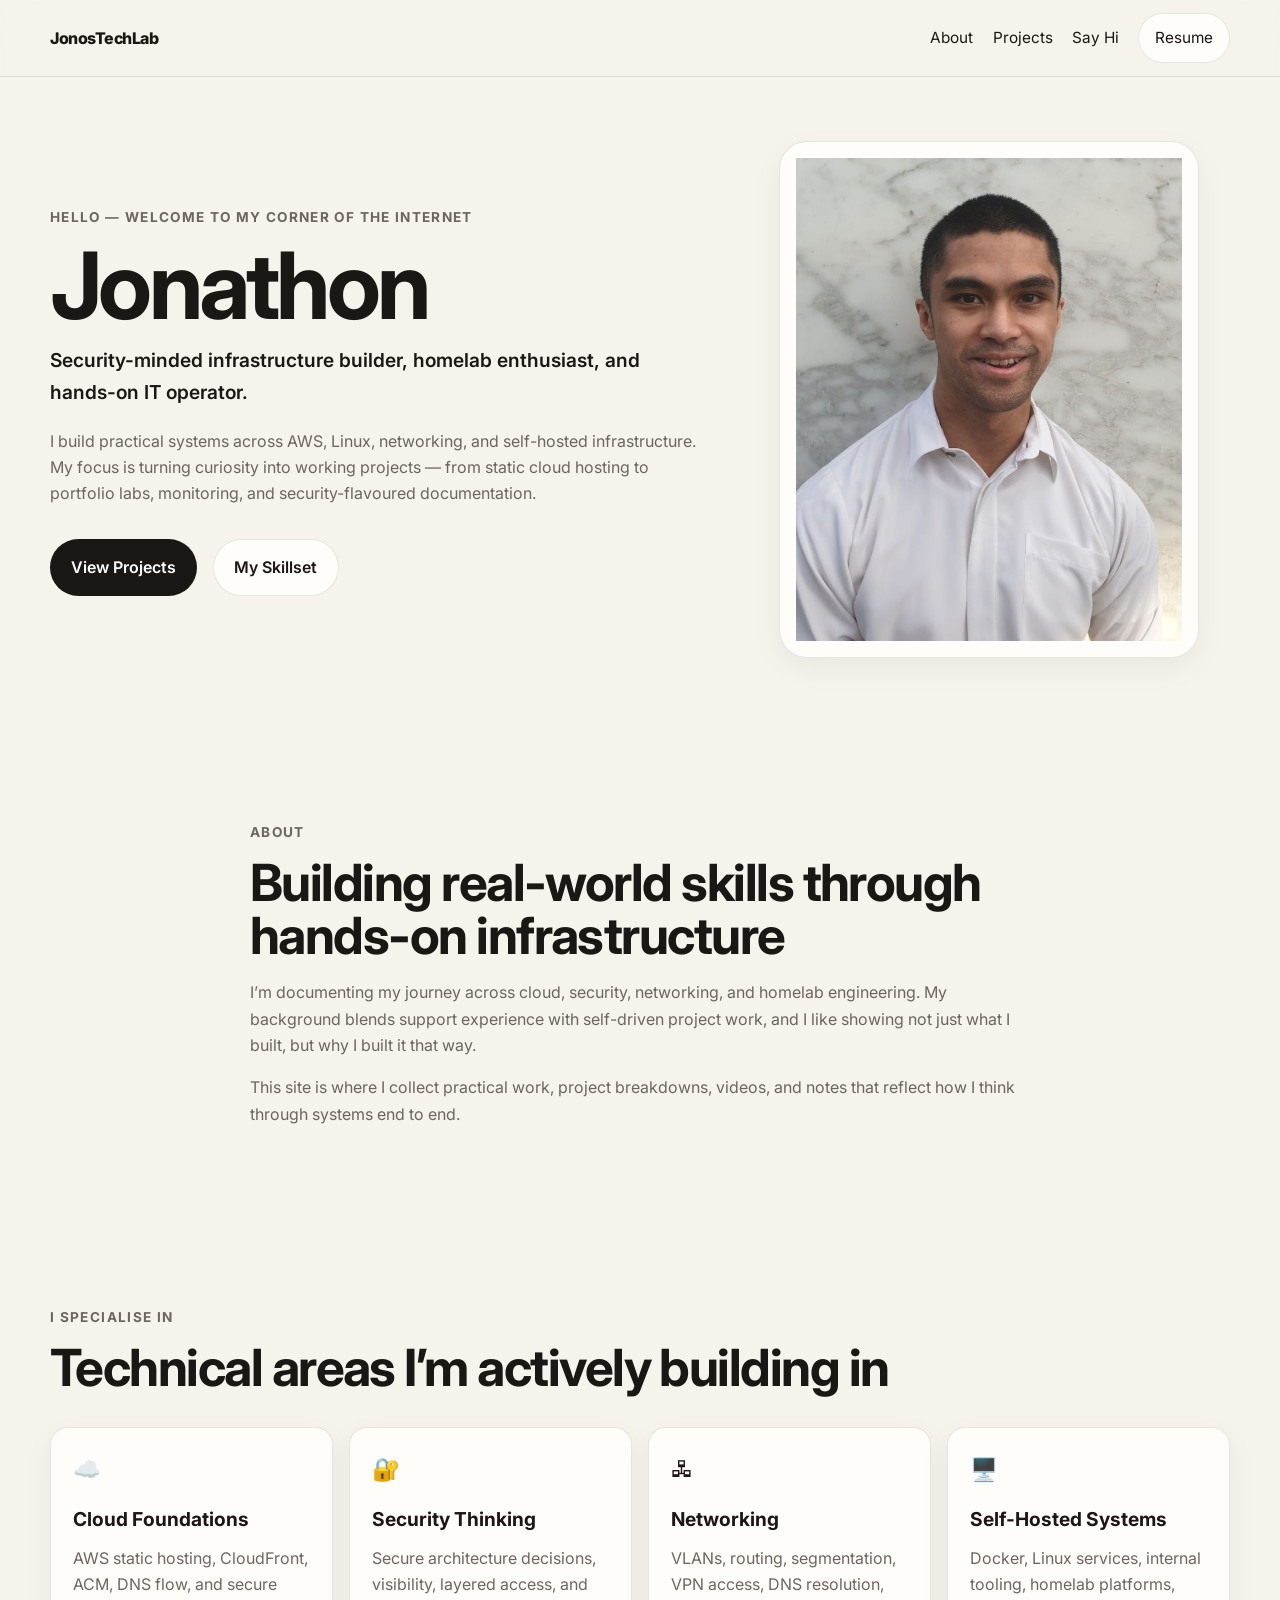
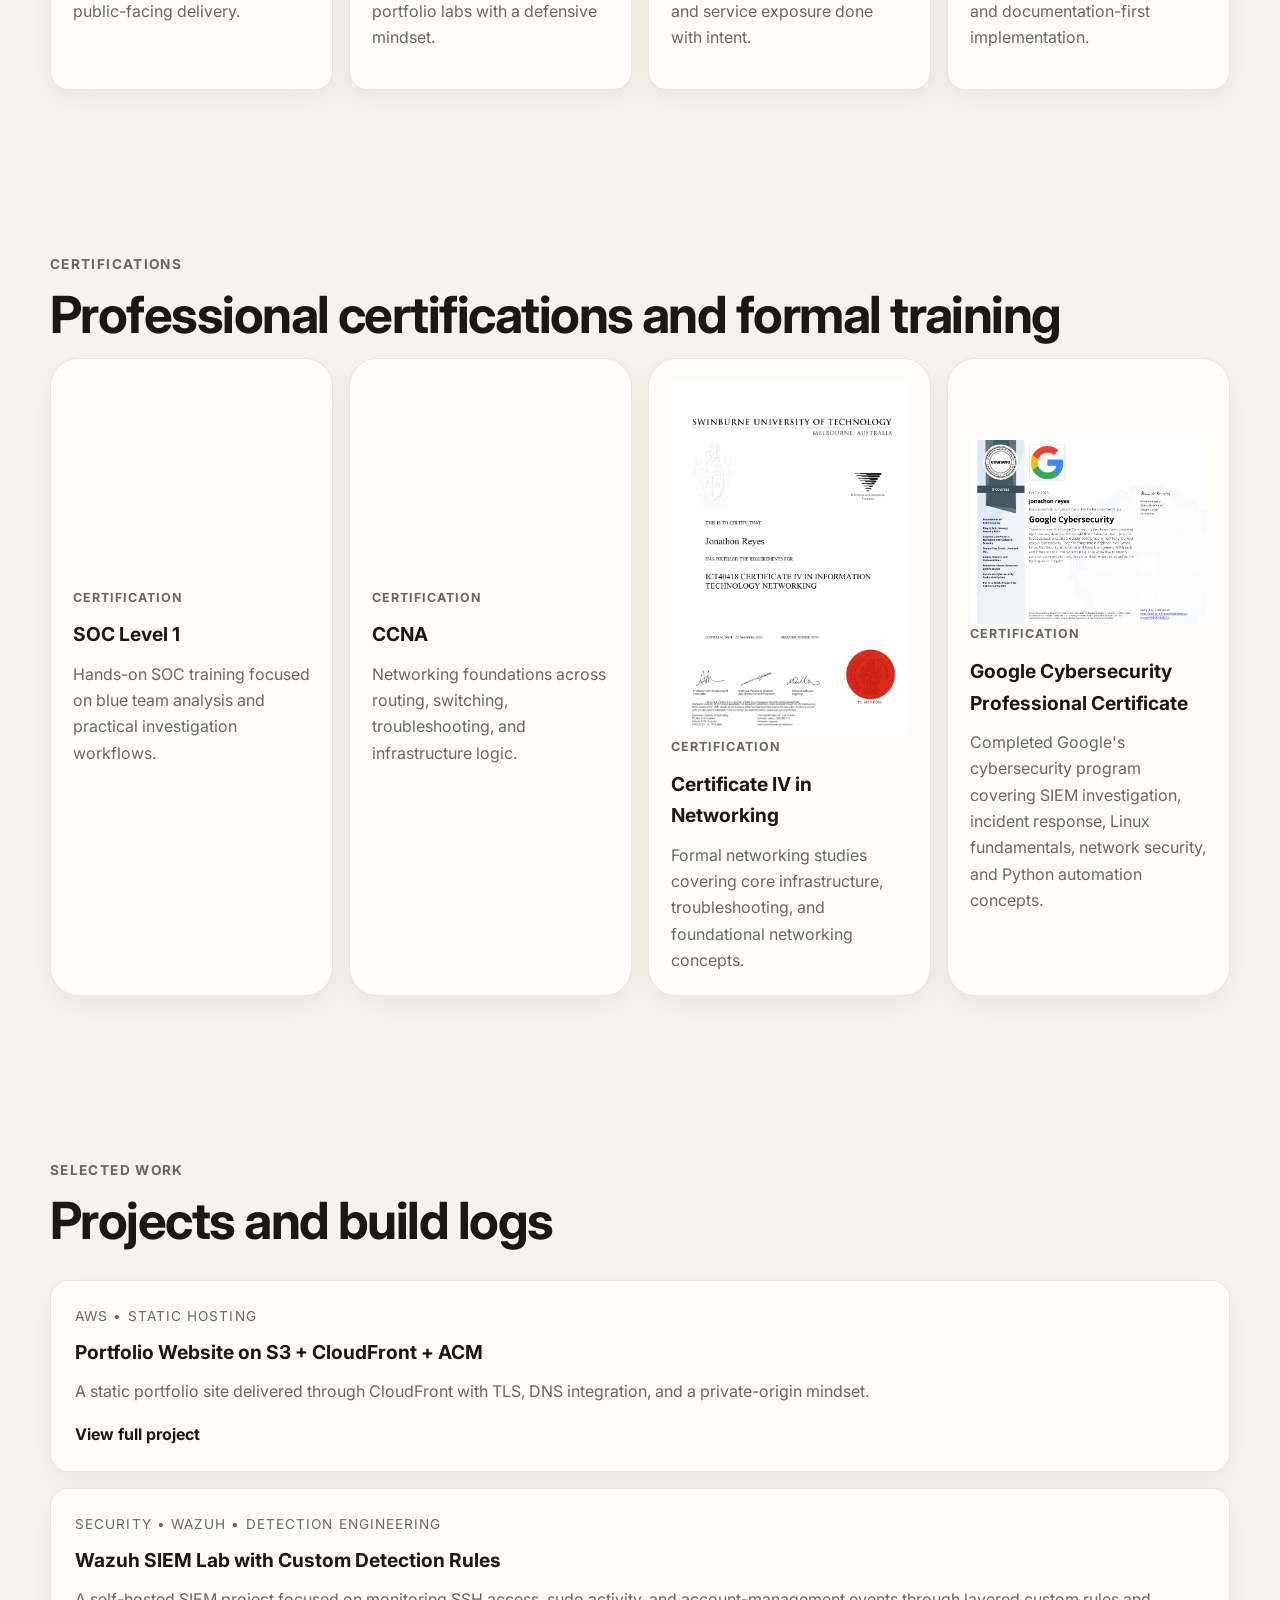
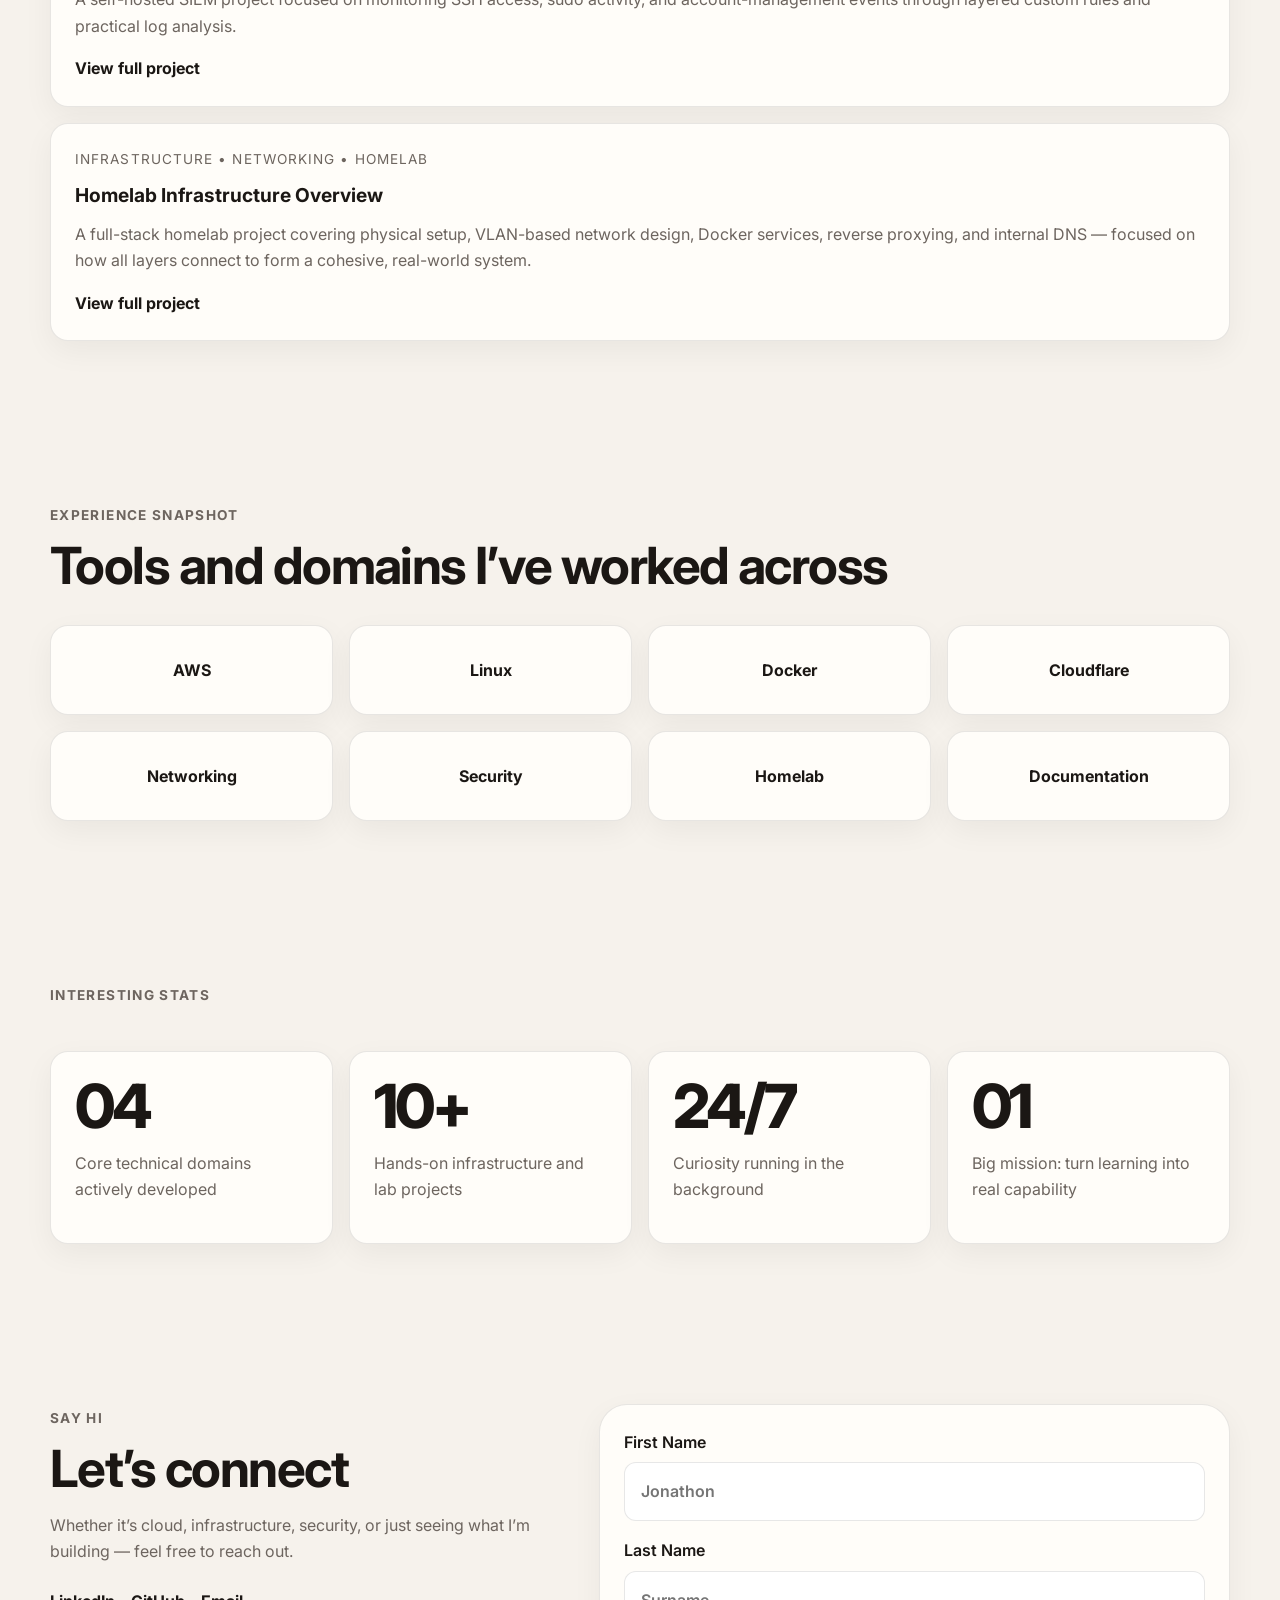
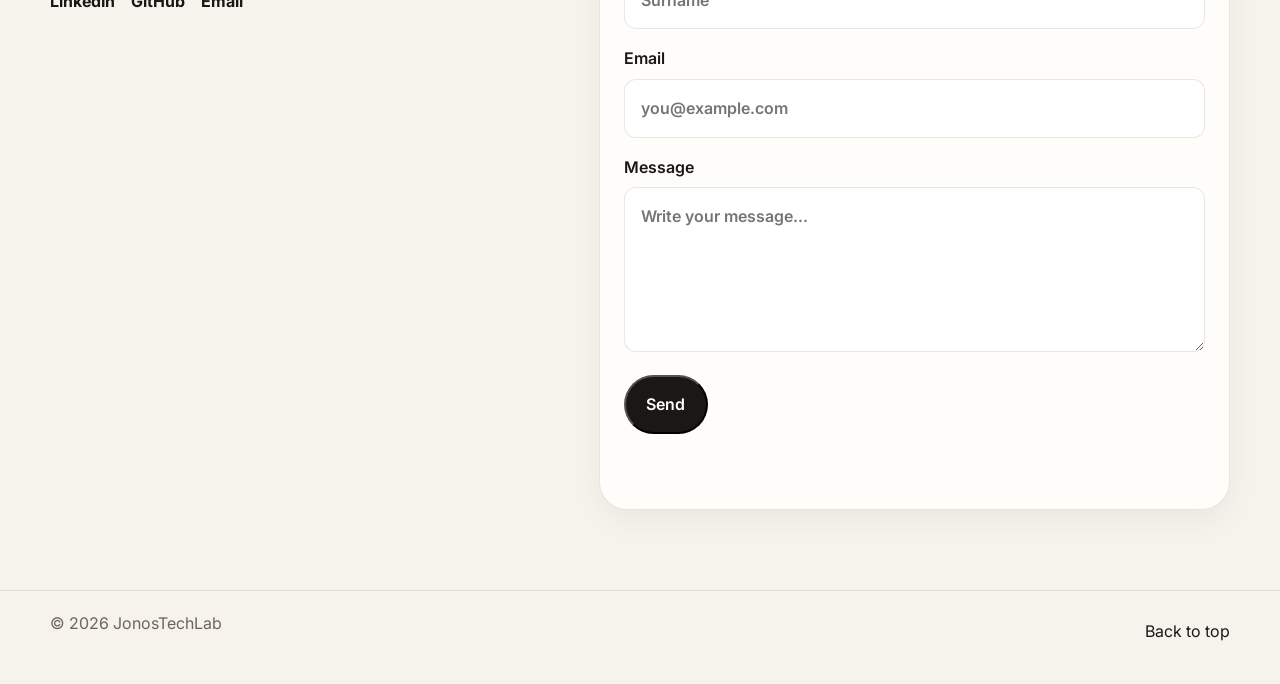
<file: index.html>
<!DOCTYPE html>
<html lang="en">
<head>
  <meta charset="UTF-8" />
  <meta name="viewport" content="width=device-width, initial-scale=1.0" />
  <title>JonosTechLab</title>
  <meta
    name="description"
    content="Personal portfolio for Jonathon - cloud, security, infrastructure, and homelab projects."
  />
  <link rel="preconnect" href="https://fonts.googleapis.com">
  <link rel="preconnect" href="https://fonts.gstatic.com" crossorigin>
  <link
    href="https://fonts.googleapis.com/css2?family=Inter:wght@400;500;600;700;800&display=swap"
    rel="stylesheet"
  >
  <link rel="stylesheet" href="style.css"/>
</head>
    
<body>
  <header class="site-header" id="top">
    <div class="container nav-wrap">
      <a href="#top" class="brand">JonosTechLab</a>

      <button class="nav-toggle" aria-label="Toggle navigation" aria-expanded="false">
        <span></span>
        <span></span>
      </button>

      <nav class="site-nav">
        <a href="About.html">About</a>
        <a href="projects.html">Projects</a>
        <a href="#contact">Say Hi</a>
        <a href="Media/RESUME.docx" class="resume-link">Resume</a>
      </nav>
    </div>
  </header>

  <main>
    <section class="hero section">
      <div class="container hero-grid">
        <div class="hero-copy">
          <p class="eyebrow">Hello — welcome to my corner of the internet</p>
          <h1>Jonathon</h1>
          <p class="hero-subtitle">
            Security-minded infrastructure builder, homelab enthusiast, and hands-on IT operator.
          </p>

          <p class="hero-text">
            I build practical systems across AWS, Linux, networking, and self-hosted infrastructure.
            My focus is turning curiosity into working projects — from static cloud hosting to
            portfolio labs, monitoring, and security-flavoured documentation.
          </p>

          <div class="hero-actions">
            <a class="btn btn-primary" href="#projects">View Projects</a>
            <a class="btn btn-secondary" href="#specialties">My Skillset</a>
          </div>
        </div>

        <div class="hero-visual">
          <div class="portrait-card">
            <div class="portrait-placeholder">
              <img src="Media/photo-of-me-1.jpeg" alt="Photo of me">
            </div>
          </div>
        </div>
      </div>
    </section>

    <section class="about section" id="about">
      <div class="container narrow">
        <p class="section-label">About</p>
        <h2>Building real-world skills through hands-on infrastructure</h2>
        <p>
          I’m documenting my journey across cloud, security, networking, and homelab engineering.
          My background blends support experience with self-driven project work, and I like showing
          not just what I built, but why I built it that way.
        </p>
        <p>
          This site is where I collect practical work, project breakdowns, videos, and notes that
          reflect how I think through systems end to end.
        </p>
      </div>
    </section>

    <section class="specialties section" id="specialties">
      <div class="container">
        <p class="section-label">I specialise in</p>
        <h2>Technical areas I’m actively building in</h2>

        <div class="cards-grid">
          <article class="info-card">
            <div class="card-icon">☁️</div>
            <h3>Cloud Foundations</h3>
            <p>
              AWS static hosting, CloudFront, ACM, DNS flow, and secure public-facing delivery.
            </p>
          </article>

          <article class="info-card">
            <div class="card-icon">🔐</div>
            <h3>Security Thinking</h3>
            <p>
              Secure architecture decisions, visibility, layered access, and portfolio labs with a defensive mindset.
            </p>
          </article>

          <article class="info-card">
            <div class="card-icon">🖧</div>
            <h3>Networking</h3>
            <p>
              VLANs, routing, segmentation, VPN access, DNS resolution, and service exposure done with intent.
            </p>
          </article>

          <article class="info-card">
            <div class="card-icon">🖥️</div>
            <h3>Self-Hosted Systems</h3>
            <p>
              Docker, Linux services, internal tooling, homelab platforms, and documentation-first implementation.
            </p>
          </article>
        </div>
      </div>
    </section>
<section class="certifications section" id="certifications">
  <div class="container">

    <p class="section-label">Certifications</p>
    <h2>Professional certifications and formal training</h2>

    <div class="about-cred-grid">

      <article class="cred-card">
        <div data-iframe-width="150" data-iframe-height="270"
        data-share-badge-id="29850e6c-8b3c-4f84-9cf5-069277f59afa"
        data-share-badge-host="https://www.credly.com"></div>

        <span class="cred-label">Certification</span>
        <h3>SOC Level 1</h3>
        <p>Hands-on SOC training focused on blue team analysis and practical investigation workflows.</p>
      </article>

      <article class="cred-card">
        <div data-iframe-width="150" data-iframe-height="270"
        data-share-badge-id="9f2ca85e-a2d4-41b4-8fdb-b90c5024c123"
        data-share-badge-host="https://www.credly.com"></div>

        <span class="cred-label">Certification</span>
        <h3>CCNA</h3>
        <p>Networking foundations across routing, switching, troubleshooting, and infrastructure logic.</p>
      </article>

      <article class="cred-card">
        <a href="https://www.myequals.net/sharelink/cd40c985-79ee-41b7-900c-975db4b5efea/37fe54b9-e3ec-4ae2-b38a-3ca66aa17fdd"
        target="_blank" rel="noopener noreferrer">

          <img src="Media/swinburne-networking-cert.png"
          alt="Certificate IV in Networking - Swinburne"
          class="cred-badge">
        </a>

        <span class="cred-label">Certification</span>
        <h3>Certificate IV in Networking</h3>
        <p>
          Formal networking studies covering core infrastructure,
          troubleshooting, and foundational networking concepts.
        </p>
      </article>

      <article class="cred-card">
        <a href="https://coursera.org/share/5a12fb6c5381215339fe320adbb913d0"
        target="_blank" rel="noopener noreferrer">

          <img src="Media/coursera-google-cybersecurity.png"
          alt="Google Cybersecurity Certificate"
          class="cred-badge">
        </a>

        <span class="cred-label">Certification</span>
        <h3>Google Cybersecurity Professional Certificate</h3>

        <p>
          Completed Google's cybersecurity program covering SIEM investigation,
          incident response, Linux fundamentals, network security,
          and Python automation concepts.
        </p>
      </article>

    </div>

  </div>
</section>
    <section class="projects section" id="projects">
      <div class="container">
        <p class="section-label">Selected work</p>
        <h2>Projects and build logs</h2>

        <div class="project-list">
          <article class="project-card">
            <div class="project-meta">AWS • Static Hosting</div>
            <h3>Portfolio Website on S3 + CloudFront + ACM</h3>
            <p>
              A static portfolio site delivered through CloudFront with TLS, DNS integration, and
              a private-origin mindset.
            </p>
            <a href="/Projects/Portfolio%20Website%20on%20S3.html">View full project</a>
          </article>

          <article class="project-card project-summary-card">
    <div class="project-meta">Security • Wazuh • Detection Engineering</div>
    <h3>Wazuh SIEM Lab with Custom Detection Rules</h3>
    <p>
      A self-hosted SIEM project focused on monitoring SSH access, sudo activity,
      and account-management events through layered custom rules and practical log analysis.
    </p>
    <a href="/Projects/WazuhSiemLab.html">View full project</a>
  </article>
          
  
  <article class="project-card project-summary-card">
    <div class="project-meta">Infrastructure • Networking • Homelab</div>
    <h3>Homelab Infrastructure Overview</h3>
    <p>
      A full-stack homelab project covering physical setup, VLAN-based network design,
      Docker services, reverse proxying, and internal DNS — focused on how all layers
      connect to form a cohesive, real-world system.
    </p>
    <a href="/Projects/homelab-project.html">View full project</a>
  </article>
          
<!--
          <article class="project-card">
            <div class="project-meta">Security • Documentation</div>
            <h3>SOC / Security Learning Journey</h3>
            <p>
              Detection practice, notes, walkthroughs, and structured write-ups showing technical growth over time.
            </p>
            <a href="#">Read project</a>

          </article>
-->
        </div>
      </div>
    </section>

    <section class="clients section">
      <div class="container">
        <p class="section-label">Experience snapshot</p>
        <h2>Tools and domains I’ve worked across</h2>

        <div class="logo-grid">
          <div class="logo-pill">AWS</div>
          <div class="logo-pill">Linux</div>
          <div class="logo-pill">Docker</div>
          <div class="logo-pill">Cloudflare</div>
          <div class="logo-pill">Networking</div>
          <div class="logo-pill">Security</div>
          <div class="logo-pill">Homelab</div>
          <div class="logo-pill">Documentation</div>
        </div>
      </div>
    </section>

    <section class="stats section">
      <div class="container">
        <p class="section-label">Interesting stats</p>

        <div class="stats-grid">
          <div class="stat-card">
            <span class="stat-number">04</span>
            <p>Core technical domains actively developed</p>
          </div>
          <div class="stat-card">
            <span class="stat-number">10+</span>
            <p>Hands-on infrastructure and lab projects</p>
          </div>
          <div class="stat-card">
            <span class="stat-number">24/7</span>
            <p>Curiosity running in the background</p>
          </div>
          <div class="stat-card">
            <span class="stat-number">01</span>
            <p>Big mission: turn learning into real capability</p>
          </div>
        </div>
      </div>
    </section>

    <section class="contact section" id="contact">
      <div class="container contact-grid">
        <div>
          <p class="section-label">Say Hi</p>
          <h2>Let’s connect</h2>
          <p>
            Whether it’s cloud, infrastructure, security, or just seeing what I’m building — feel
            free to reach out.
          </p>

          <div class="contact-links">
            <a href="#">LinkedIn</a>
            <a href="#">GitHub</a>
            <a href="">Email</a>
          </div>
        </div>

        <form 
  class="contact-form" 
  id="contactForm"
  action="https://formspree.io/f/mgonqvoz"
  method="POST"
>
          <label>
            First Name
            <input type="text" name="firstName" placeholder="Jonathon" required />
          </label>

          <label>
            Last Name
            <input type="text" name="lastName" placeholder="Surname" required />
          </label>

          <label>
            Email
            <input type="email" name="email" placeholder="you@example.com" required />
          </label>

          <label>
            Message
            <textarea name="message" rows="5" placeholder="Write your message..." required></textarea>
          </label>

          <button type="submit" class="btn btn-primary">Send</button>
          <p class="form-message" aria-live="polite"></p>
        </form>
      </div>
    </section>
  </main>

  <footer class="site-footer">
    <div class="container footer-wrap">
      <p>© 2026 JonosTechLab</p>
      <a href="#top">Back to top</a>
    </div>
  </footer>
  <script type="text/javascript" async src="//cdn.credly.com/assets/utilities/embed.js"></script>
  <script src="script.js"></script>
</body>
</html>
</file>
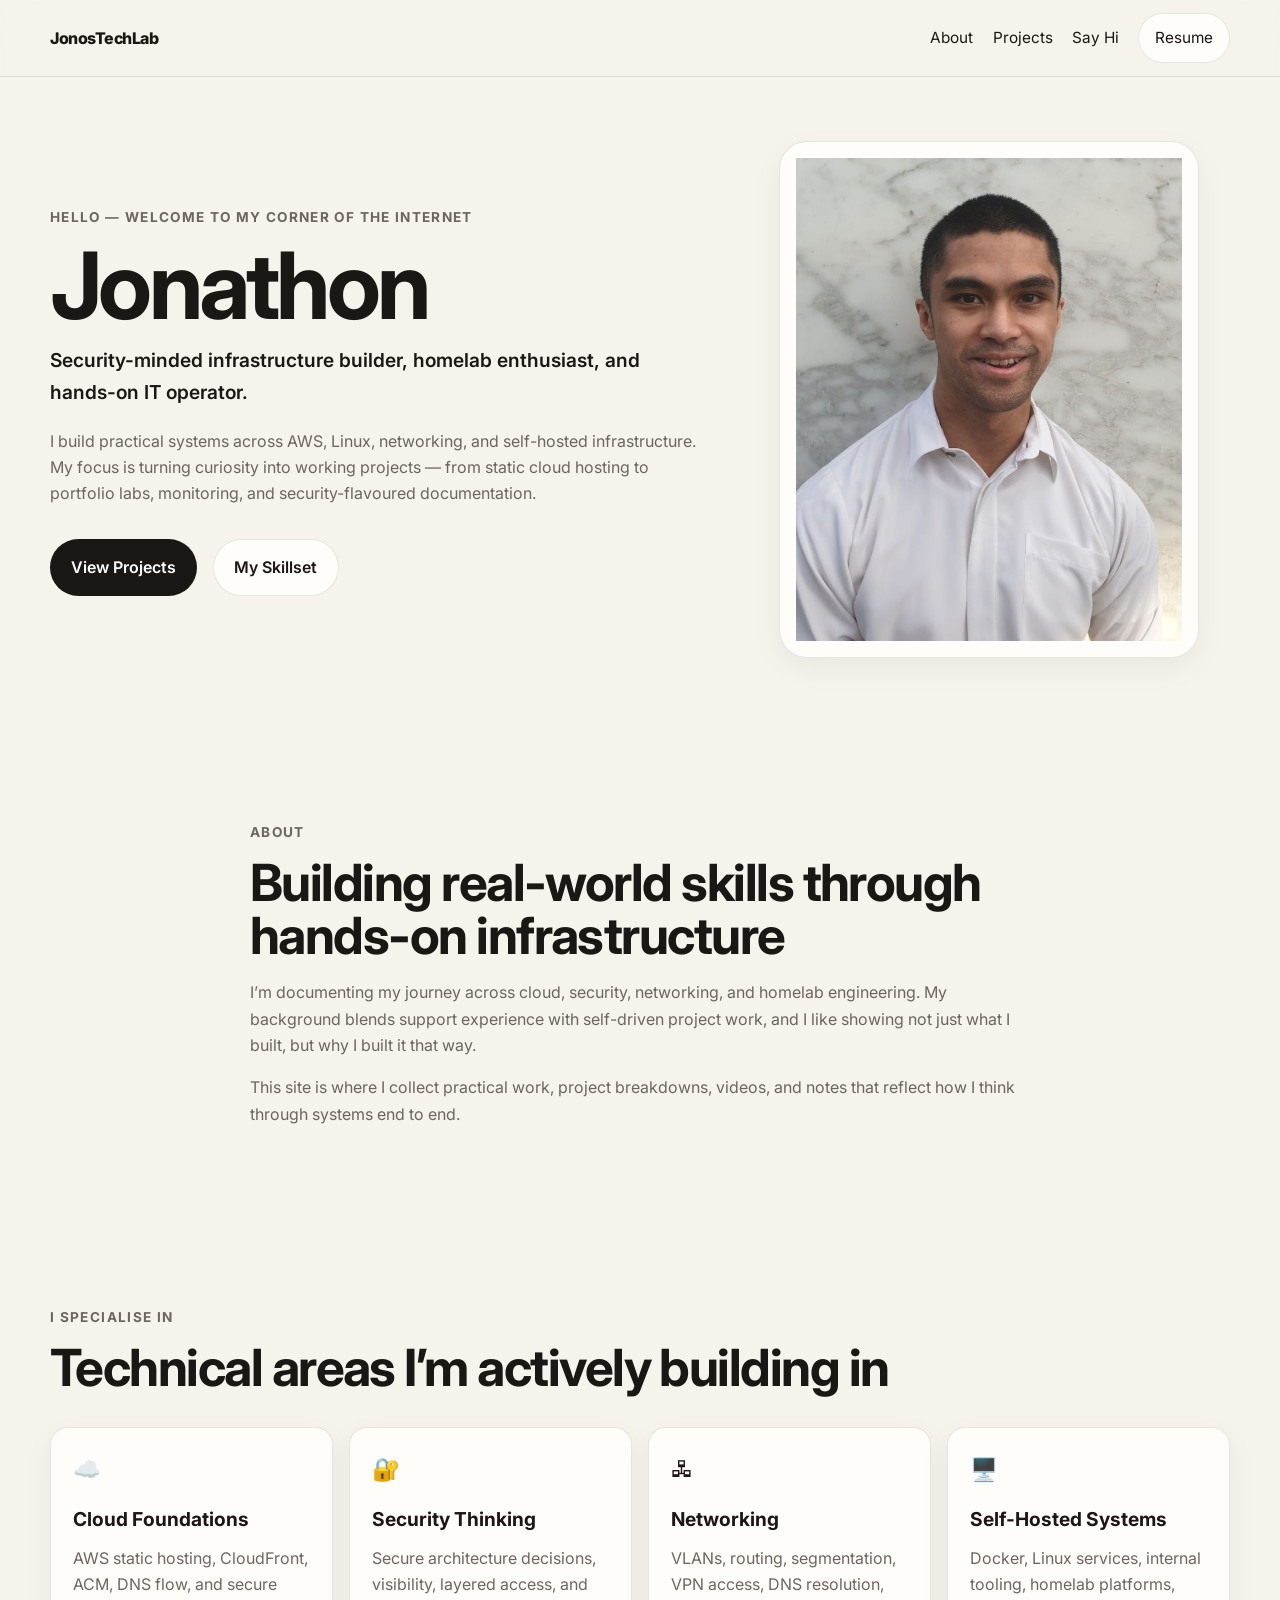
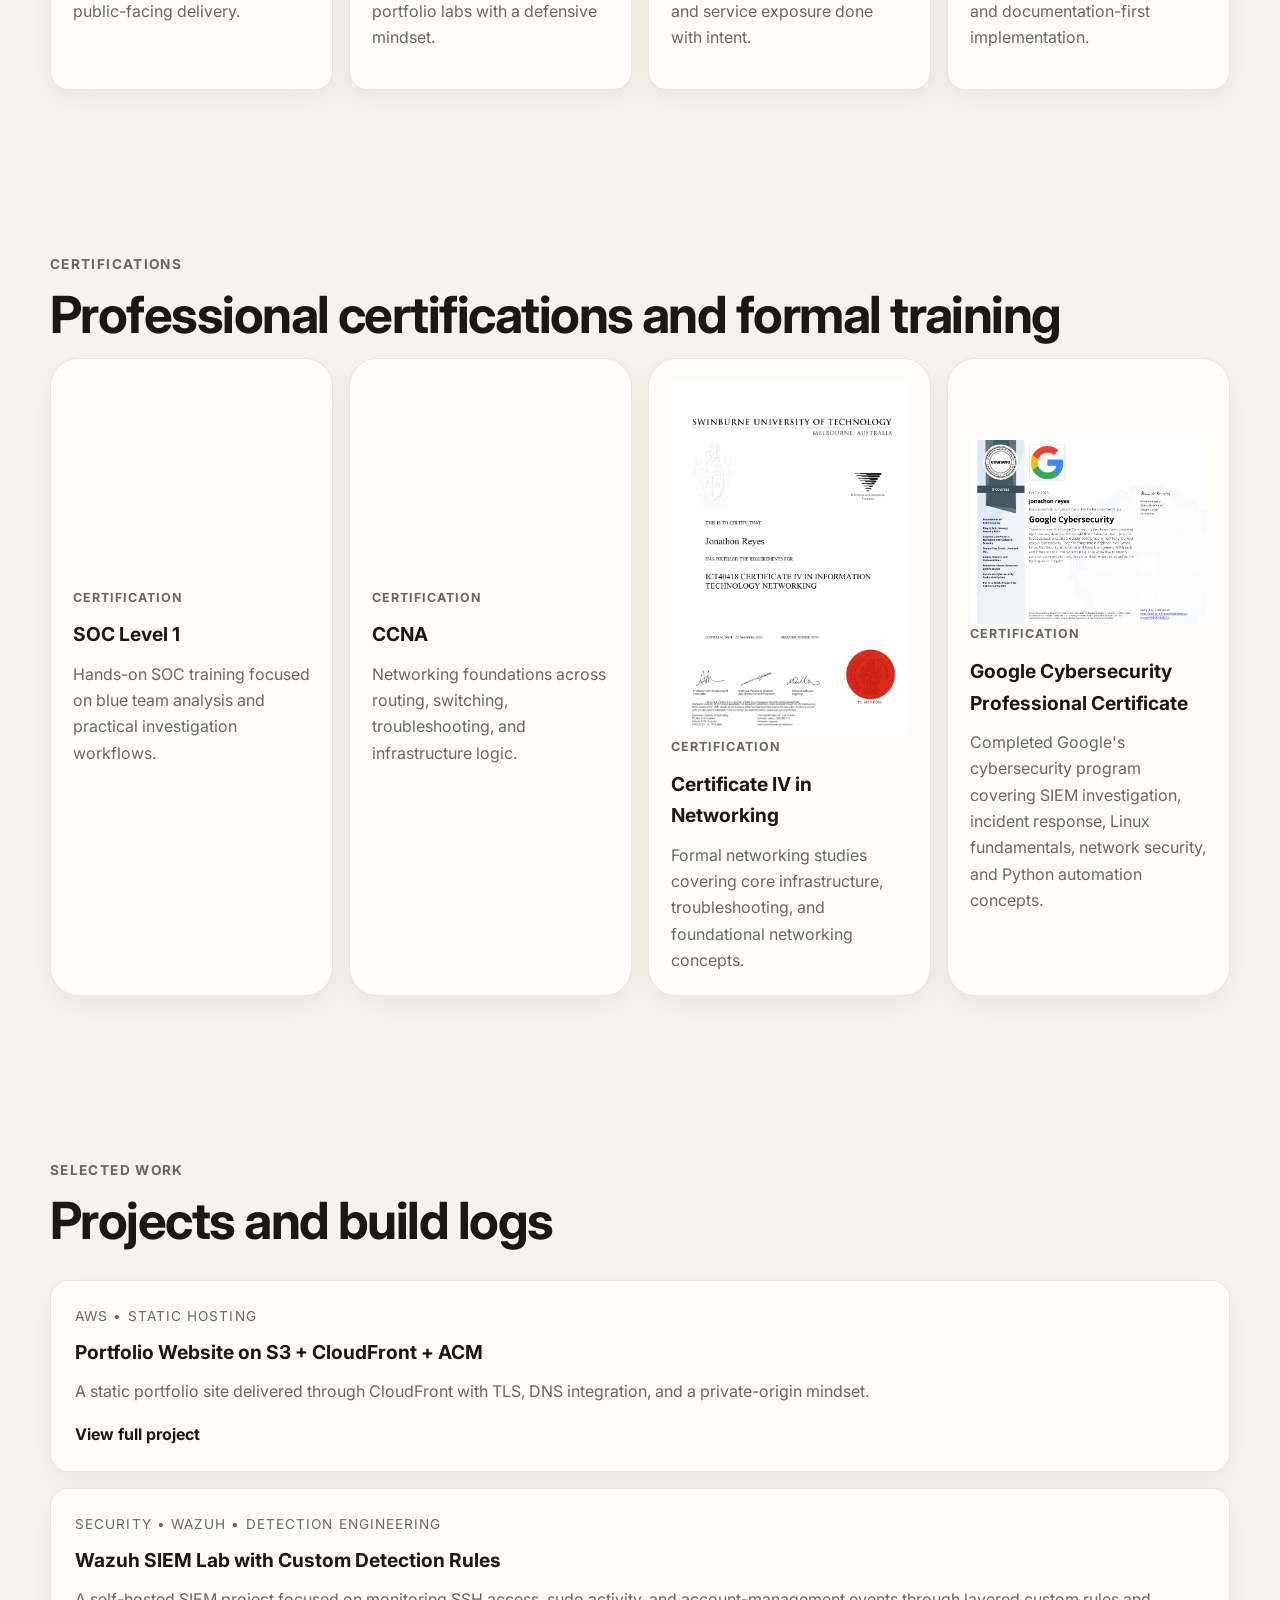
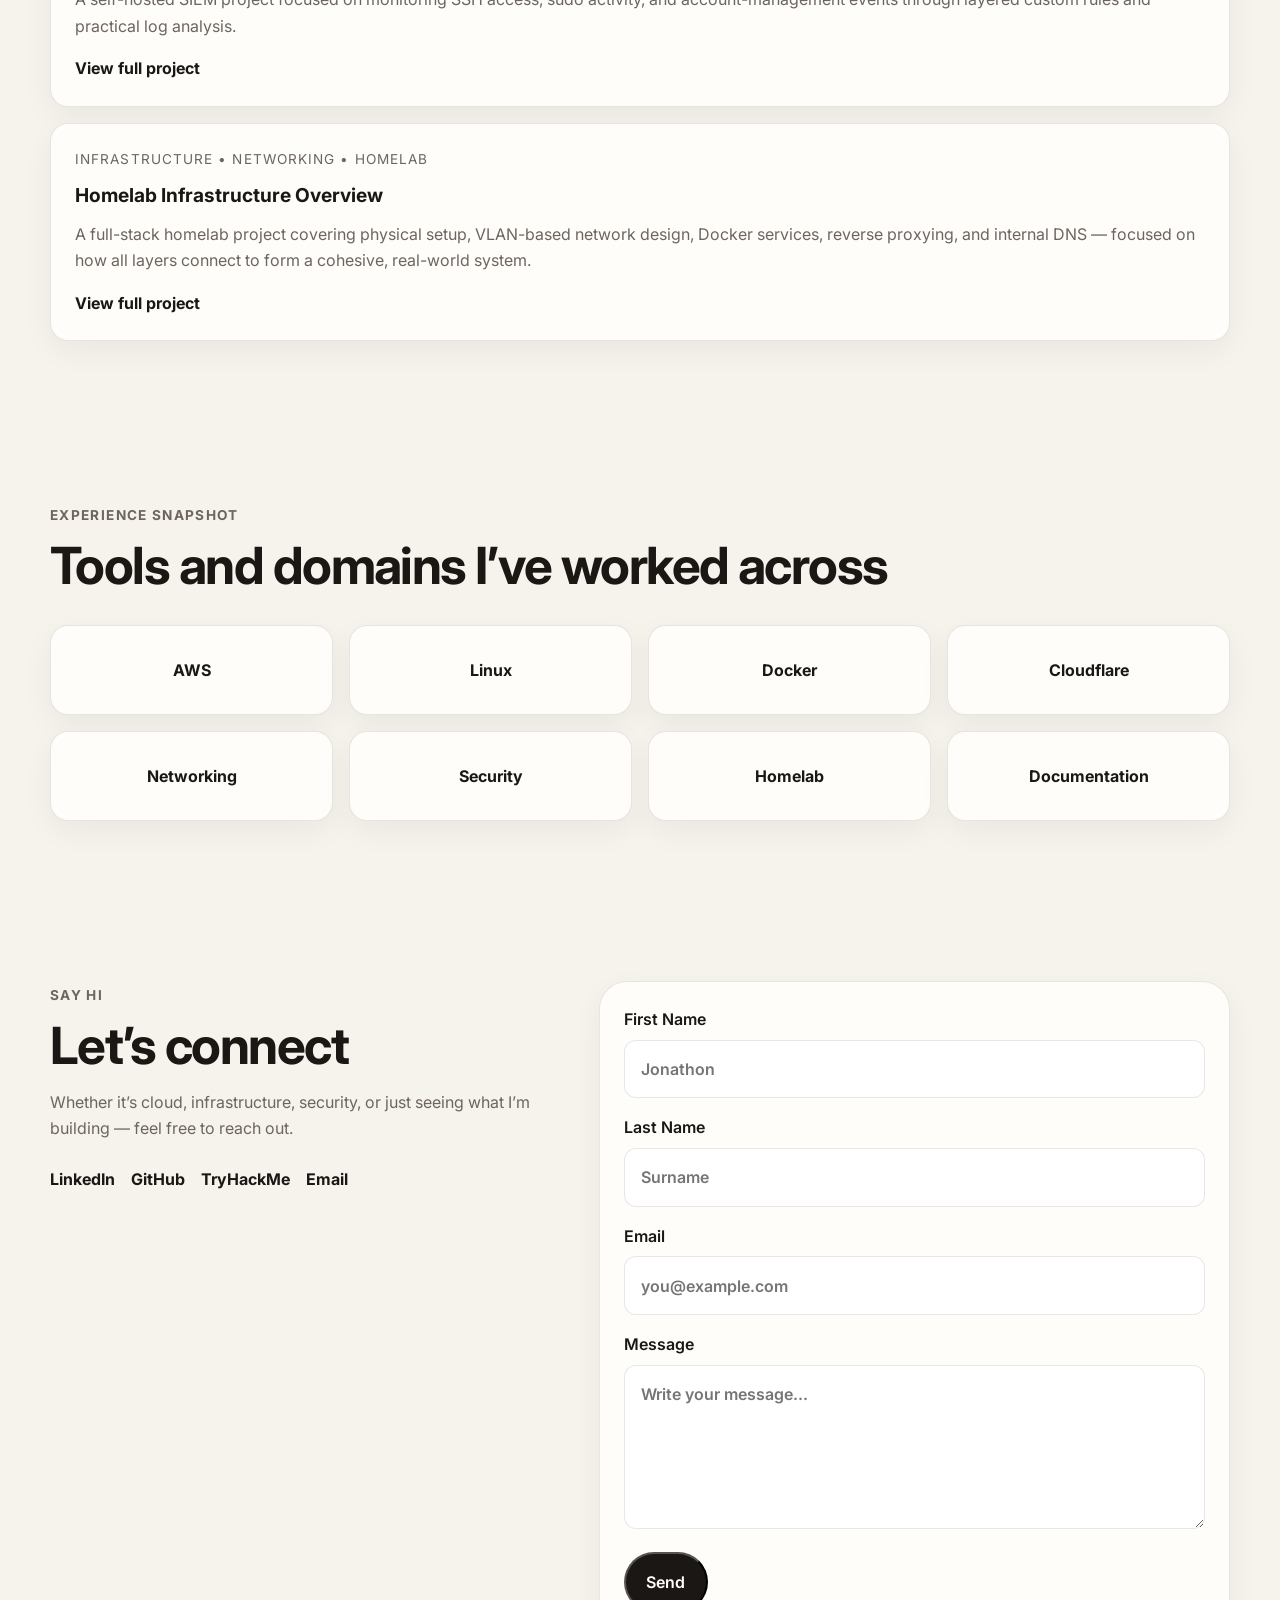
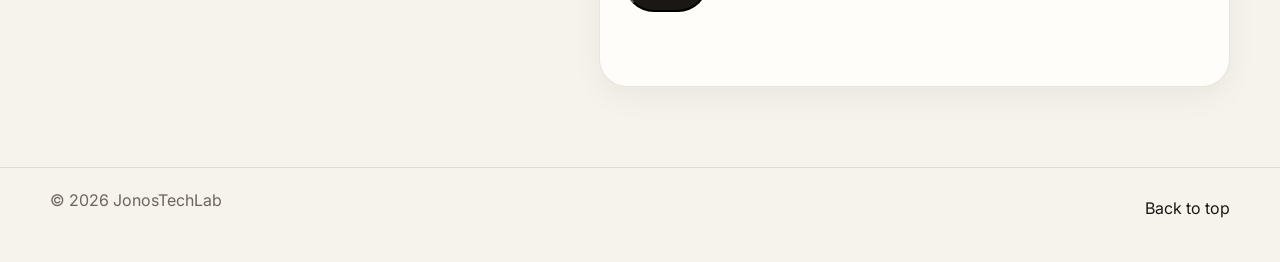
<file: site/index.html>
<!DOCTYPE html>
<html lang="en">
<head>
  <meta charset="UTF-8" />
  <meta name="viewport" content="width=device-width, initial-scale=1.0" />
  <title>JonosTechLab</title>
  <meta
    name="description"
    content="Personal portfolio for Jonathon - cloud, security, infrastructure, and homelab projects."
  />
  <link rel="preconnect" href="https://fonts.googleapis.com">
  <link rel="preconnect" href="https://fonts.gstatic.com" crossorigin>
  <link
    href="https://fonts.googleapis.com/css2?family=Inter:wght@400;500;600;700;800&display=swap"
    rel="stylesheet"
  >
  <link rel="stylesheet" href="style.css"/>
</head>
    
<body>
  <header class="site-header" id="top">
    <div class="container nav-wrap">
      <a href="#top" class="brand">JonosTechLab</a>

      <button class="nav-toggle" aria-label="Toggle navigation" aria-expanded="false">
        <span></span>
        <span></span>
      </button>

      <nav class="site-nav">
        <a href="About.html">About</a>
        <a href="projects.html">Projects</a>
        <a href="#contact">Say Hi</a>
        <a href="https://drd8wv1lhx9pb.cloudfront.net/Media/Static/JReyesResume.docx" class="resume-link">Resume</a>
      </nav>
    </div>
  </header>

  <main>
    <section class="hero section">
      <div class="container hero-grid">
        <div class="hero-copy">
          <p class="eyebrow">Hello — welcome to my corner of the internet</p>
          <h1>Jonathon</h1>
          <p class="hero-subtitle">
            Security-minded infrastructure builder, homelab enthusiast, and hands-on IT operator.
          </p>

          <p class="hero-text">
            I build practical systems across AWS, Linux, networking, and self-hosted infrastructure.
            My focus is turning curiosity into working projects — from static cloud hosting to
            portfolio labs, monitoring, and security-flavoured documentation.
          </p>

          <div class="hero-actions">
            <a class="btn btn-primary" href="#projects">View Projects</a>
            <a class="btn btn-secondary" href="#specialties">My Skillset</a>
          </div>
        </div>

        <div class="hero-visual">
          <div class="portrait-card">
            <div class="portrait-placeholder">
              <img src="Media/photo-of-me-1.jpeg" alt="Photo of me">
            </div>
          </div>
        </div>
      </div>
    </section>

    <section class="about section" id="about">
      <div class="container narrow">
        <p class="section-label">About</p>
        <h2>Building real-world skills through hands-on infrastructure</h2>
        <p>
          I’m documenting my journey across cloud, security, networking, and homelab engineering.
          My background blends support experience with self-driven project work, and I like showing
          not just what I built, but why I built it that way.
        </p>
        <p>
          This site is where I collect practical work, project breakdowns, videos, and notes that
          reflect how I think through systems end to end.
        </p>
      </div>
    </section>

    <section class="specialties section" id="specialties">
      <div class="container">
        <p class="section-label">I specialise in</p>
        <h2>Technical areas I’m actively building in</h2>

        <div class="cards-grid">
          <article class="info-card">
            <div class="card-icon">☁️</div>
            <h3>Cloud Foundations</h3>
            <p>
              AWS static hosting, CloudFront, ACM, DNS flow, and secure public-facing delivery.
            </p>
          </article>

          <article class="info-card">
            <div class="card-icon">🔐</div>
            <h3>Security Thinking</h3>
            <p>
              Secure architecture decisions, visibility, layered access, and portfolio labs with a defensive mindset.
            </p>
          </article>

          <article class="info-card">
            <div class="card-icon">🖧</div>
            <h3>Networking</h3>
            <p>
              VLANs, routing, segmentation, VPN access, DNS resolution, and service exposure done with intent.
            </p>
          </article>

          <article class="info-card">
            <div class="card-icon">🖥️</div>
            <h3>Self-Hosted Systems</h3>
            <p>
              Docker, Linux services, internal tooling, homelab platforms, and documentation-first implementation.
            </p>
          </article>
        </div>
      </div>
    </section>
<section class="certifications section" id="certifications">
  <div class="container">

    <p class="section-label">Certifications</p>
    <h2>Professional certifications and formal training</h2>

    <div class="about-cred-grid">

      <article class="cred-card">
        <div data-iframe-width="150" data-iframe-height="270"
        data-share-badge-id="29850e6c-8b3c-4f84-9cf5-069277f59afa"
        data-share-badge-host="https://www.credly.com"></div>

        <span class="cred-label">Certification</span>
        <h3>SOC Level 1</h3>
        <p>Hands-on SOC training focused on blue team analysis and practical investigation workflows.</p>
      </article>

      <article class="cred-card">
        <div data-iframe-width="150" data-iframe-height="270"
        data-share-badge-id="9f2ca85e-a2d4-41b4-8fdb-b90c5024c123"
        data-share-badge-host="https://www.credly.com"></div>

        <span class="cred-label">Certification</span>
        <h3>CCNA</h3>
        <p>Networking foundations across routing, switching, troubleshooting, and infrastructure logic.</p>
      </article>

      <article class="cred-card">
        <a href="https://www.myequals.net/sharelink/cd40c985-79ee-41b7-900c-975db4b5efea/37fe54b9-e3ec-4ae2-b38a-3ca66aa17fdd"
        target="_blank" rel="noopener noreferrer">

          <img src="Media/swinburne-networking-cert.png"
          alt="Certificate IV in Networking - Swinburne"
          class="cred-badge">
        </a>

        <span class="cred-label">Certification</span>
        <h3>Certificate IV in Networking</h3>
        <p>
          Formal networking studies covering core infrastructure,
          troubleshooting, and foundational networking concepts.
        </p>
      </article>

      <article class="cred-card">
        <a href="https://coursera.org/share/5a12fb6c5381215339fe320adbb913d0"
        target="_blank" rel="noopener noreferrer">

          <img src="Media/coursera-google-cybersecurity.png"
          alt="Google Cybersecurity Certificate"
          class="cred-badge">
        </a>

        <span class="cred-label">Certification</span>
        <h3>Google Cybersecurity Professional Certificate</h3>

        <p>
          Completed Google's cybersecurity program covering SIEM investigation,
          incident response, Linux fundamentals, network security,
          and Python automation concepts.
        </p>
      </article>

    </div>

  </div>
</section>
    <section class="projects section" id="projects">
      <div class="container">
        <p class="section-label">Selected work</p>
        <h2>Projects and build logs</h2>

        <div class="project-list">
          <article class="project-card">
            <div class="project-meta">AWS • Static Hosting</div>
            <h3>Portfolio Website on S3 + CloudFront + ACM</h3>
            <p>
              A static portfolio site delivered through CloudFront with TLS, DNS integration, and
              a private-origin mindset.
            </p>
            <a href="/Projects/Portfolio%20Website%20on%20S3.html">View full project</a>
          </article>

          <article class="project-card project-summary-card">
    <div class="project-meta">Security • Wazuh • Detection Engineering</div>
    <h3>Wazuh SIEM Lab with Custom Detection Rules</h3>
    <p>
      A self-hosted SIEM project focused on monitoring SSH access, sudo activity,
      and account-management events through layered custom rules and practical log analysis.
    </p>
    <a href="/Projects/WazuhSiemLab.html">View full project</a>
  </article>
          
  
  <article class="project-card project-summary-card">
    <div class="project-meta">Infrastructure • Networking • Homelab</div>
    <h3>Homelab Infrastructure Overview</h3>
    <p>
      A full-stack homelab project covering physical setup, VLAN-based network design,
      Docker services, reverse proxying, and internal DNS — focused on how all layers
      connect to form a cohesive, real-world system.
    </p>
    <a href="/Projects/homelab-project.html">View full project</a>
  </article>
          
<!--
          <article class="project-card">
            <div class="project-meta">Security • Documentation</div>
            <h3>SOC / Security Learning Journey</h3>
            <p>
              Detection practice, notes, walkthroughs, and structured write-ups showing technical growth over time.
            </p>
            <a href="#">Read project</a>

          </article>
-->
        </div>
      </div>
    </section>

    <section class="clients section">
      <div class="container">
        <p class="section-label">Experience snapshot</p>
        <h2>Tools and domains I’ve worked across</h2>

        <div class="logo-grid">
          <div class="logo-pill">AWS</div>
          <div class="logo-pill">Linux</div>
          <div class="logo-pill">Docker</div>
          <div class="logo-pill">Cloudflare</div>
          <div class="logo-pill">Networking</div>
          <div class="logo-pill">Security</div>
          <div class="logo-pill">Homelab</div>
          <div class="logo-pill">Documentation</div>
        </div>
      </div>
    </section>

    <section class="contact section" id="contact">
      <div class="container contact-grid">
        <div>
          <p class="section-label">Say Hi</p>
          <h2>Let’s connect</h2>
          <p>
            Whether it’s cloud, infrastructure, security, or just seeing what I’m building — feel
            free to reach out.
          </p>

          <div class="contact-links">
            <a href="https://www.linkedin.com/in/jonathon-reyes/">LinkedIn</a>
            <a href="https://github.com/JonathonReyesPortfolio">GitHub</a>
            <a href="https://tryhackme.com/p/gigabrain4000000">TryHackMe</a>
            <a href="mailto:jonathon_reyes@live.com.au">Email</a>
          </div>
        </div>

        <form 
  class="contact-form" 
  id="contactForm"
  action="https://formspree.io/f/mgonqvoz"
  method="POST"
>
          <label>
            First Name
            <input type="text" name="firstName" placeholder="Jonathon" required />
          </label>

          <label>
            Last Name
            <input type="text" name="lastName" placeholder="Surname" required />
          </label>

          <label>
            Email
            <input type="email" name="email" placeholder="you@example.com" required />
          </label>

          <label>
            Message
            <textarea name="message" rows="5" placeholder="Write your message..." required></textarea>
          </label>

          <button type="submit" class="btn btn-primary">Send</button>
          <p class="form-message" aria-live="polite"></p>
        </form>
      </div>
    </section>
  </main>

  <footer class="site-footer">
    <div class="container footer-wrap">
      <p>© 2026 JonosTechLab</p>
      <a href="#top">Back to top</a>
    </div>
  </footer>
  <script type="text/javascript" async src="//cdn.credly.com/assets/utilities/embed.js"></script>
  <script src="script.js"></script>
</body>
</html>
</file>
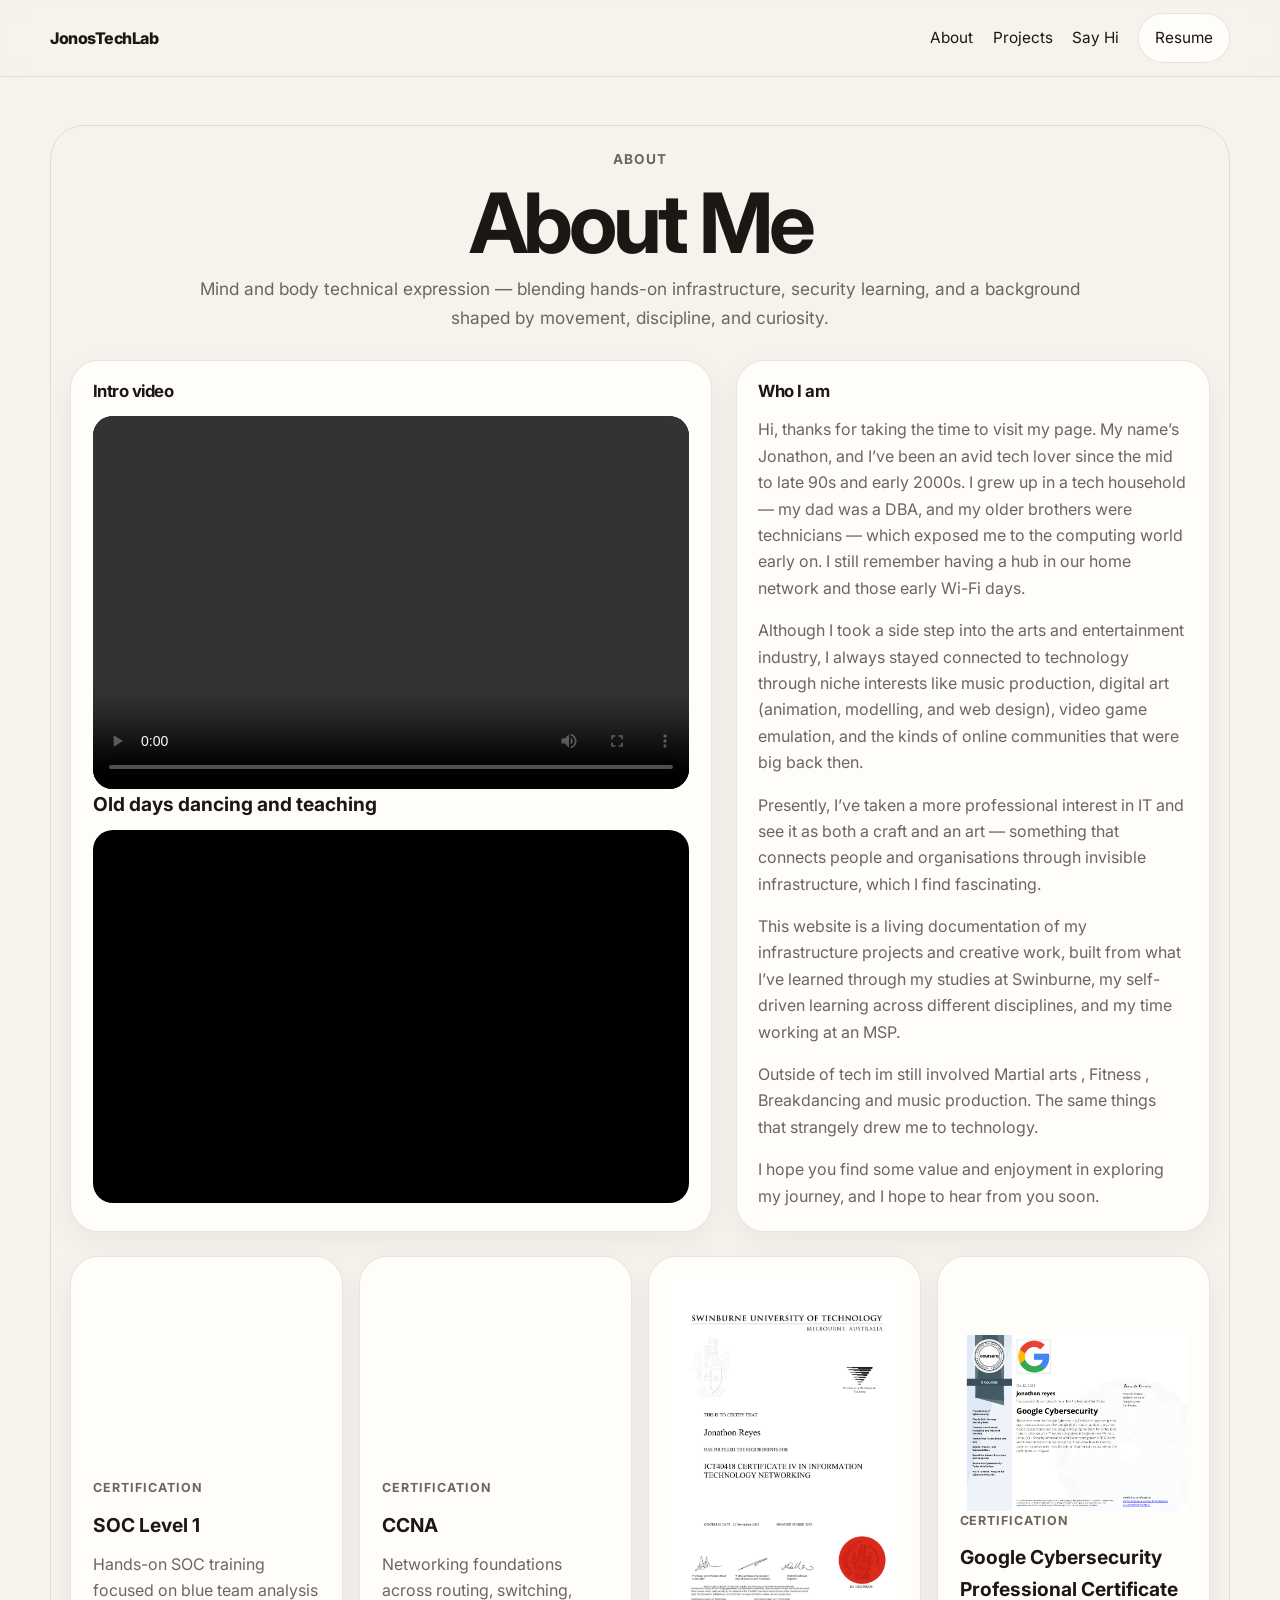
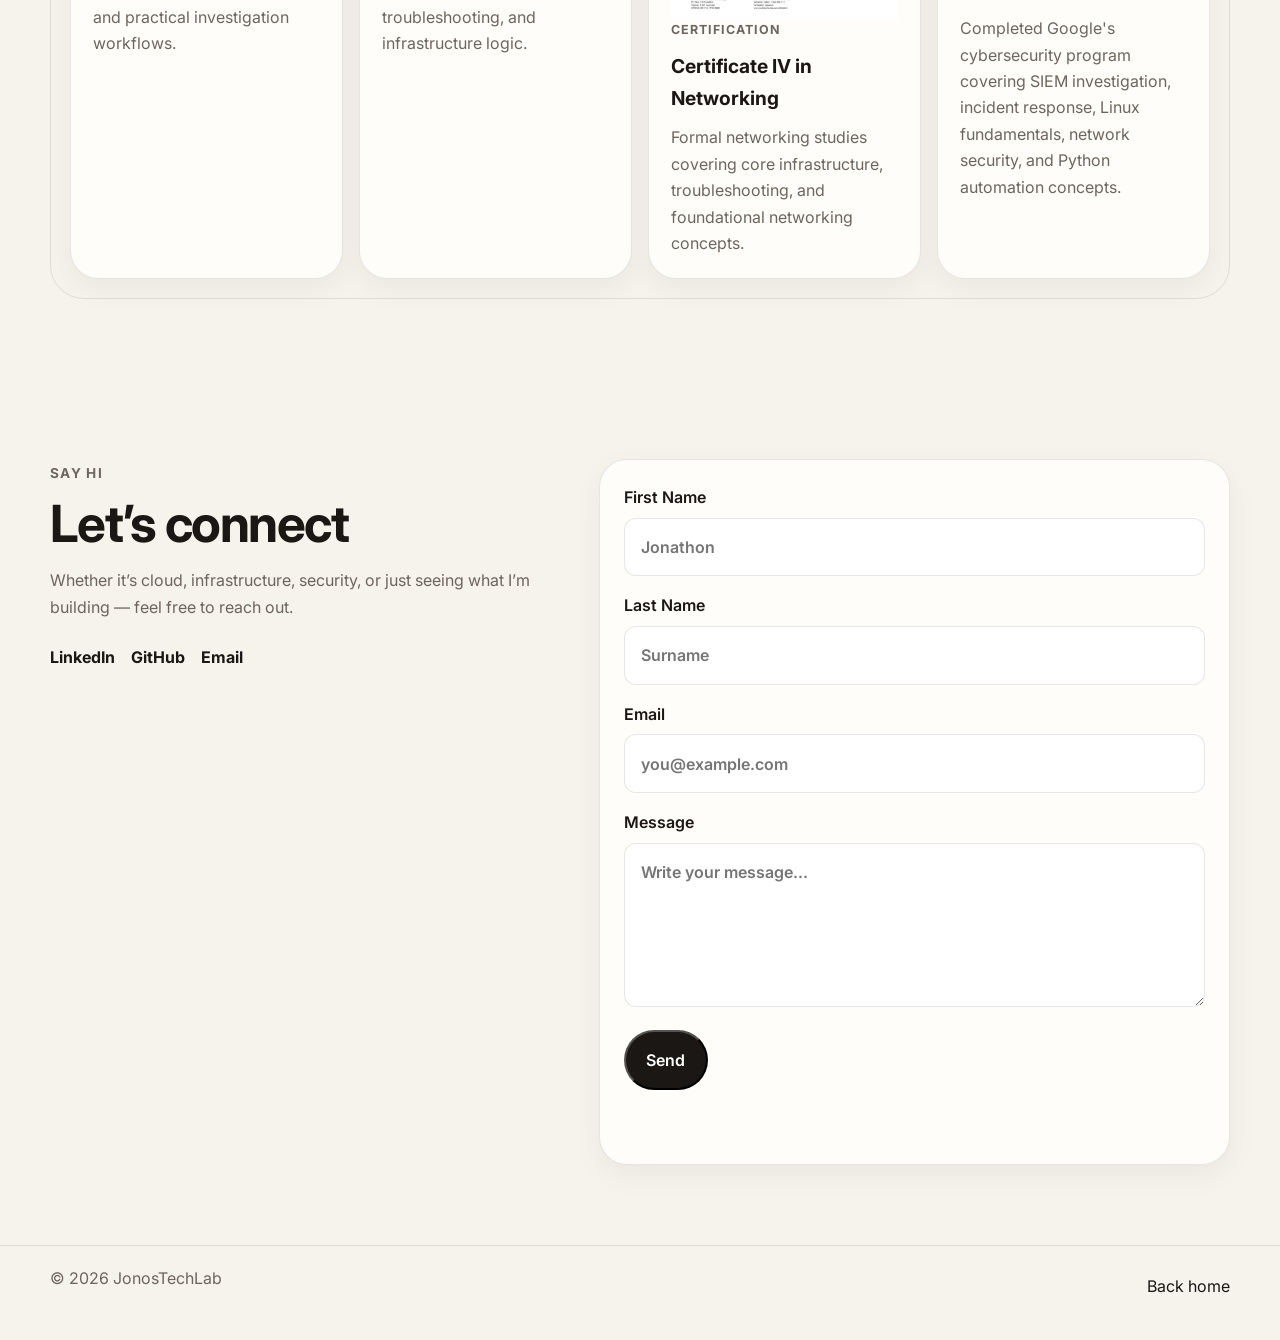
<file: About.html>
<!doctype html>
<html lang="en">
  <head>
    <meta charset="UTF-8" />
    <meta name="viewport" content="width=device-width, initial-scale=1.0" />
    <title>Projects | JonosTechLab</title>
    <meta
      name="description"
      content="Project index for JonosTechLab featuring infrastructure, security, and cloud build logs." />
    <link rel="preconnect" href="https://fonts.googleapis.com" />
    <link rel="preconnect" href="https://fonts.gstatic.com" crossorigin />
    <link
      href="https://fonts.googleapis.com/css2?family=Inter:wght@400;500;600;700;800&display=swap"
      rel="stylesheet" />
    <link rel="stylesheet" href="style.css" />
  </head>
  <body>
    <header class="site-header" id="top">
      <div class="container nav-wrap">
        <a href="index.html" class="brand">JonosTechLab</a>

        <button class="nav-toggle" aria-label="Toggle navigation" aria-expanded="false">
          <span></span>
          <span></span>
        </button>

        <nav class="site-nav">
          <a href="index.html#about">About</a>
          <a href="projects.html">Projects</a>
          <a href="#contact">Say Hi</a>
          <a href="#" class="resume-link">Resume</a>
        </nav>
      </div>
    </header>

    <main>
      <section class="section about-shell" id="about">
        <div class="container">
          <article class="about-frame">
           

            <div class="about-header">
              <p class="section-label">About</p>
              <h1 class="about-title">About Me</h1>
              <p class="about-subtitle">
                Mind and body technical expression — blending hands-on infrastructure, security learning, and a
                background shaped by movement, discipline, and curiosity.
              </p>
            </div>

            <div class="about-main">
              <section class="about-video-card">
                <h2 class="panel-title">Intro video</h2>

                <video controls class="about-video">
                  <source src="https://drd8wv1lhx9pb.cloudfront.net/Media/ABOUTME%20VIDEO.mp4" type="video/mp4" />
                  Your browser does not support the video tag.
                </video> 

                <!-- YouTube option -->
            <!-- <div class="video-embed">
            <iframe
              src="https://www.youtube.com/embed/YOUR_VIDEO_ID"
              title="About Me Video"
              allowfullscreen
            ></iframe>
          </div>-->
                
          <div class="video-item">
  <h3 class="video-subtitle">Old days dancing and teaching</h3>

  <div class="video-embed">
    <iframe
      src="https://player.vimeo.com/video/108712006"
      title="OldDancingVideo"
      frameborder="0"
      allow="autoplay; fullscreen; picture-in-picture"
      allowfullscreen
    ></iframe>
  </div>
</div>
              </section>

             <aside class="about-text-card">
  <h2 class="panel-title">Who I am</h2>

  <p>
    Hi, thanks for taking the time to visit my page.
    My name’s Jonathon, and I’ve been an avid tech lover since the mid to late 90s and early 2000s. I grew up in a tech household — my dad was a DBA, and my older brothers were technicians — which exposed me to the computing world early on. I still remember having a hub in our home network and those early Wi-Fi days.
  </p>

  <p>
    Although I took a side step into the arts and entertainment industry, I always stayed connected to technology through niche interests like music production, digital art (animation, modelling, and web design), video game emulation, and the kinds of online communities that were big back then.
  </p>

  <p>
    Presently, I’ve taken a more professional interest in IT and see it as both a craft and an art — something that connects people and organisations through invisible infrastructure, which I find fascinating.
  </p>

  <p>
    This website is a living documentation of my infrastructure projects and creative work, built from what I’ve learned through my studies at Swinburne, my self-driven learning across different disciplines, and my time working at an MSP.
  </p>
  
  <p>
  Outside of tech im still involved Martial arts , Fitness , Breakdancing and music production. The same things that strangely drew me to technology.             
  </p>

  <p>
    I hope you find some value and enjoyment in exploring my journey, and I hope to hear from you soon.
  </p>
              </aside>
            </div>

            <div class="about-cred-grid">
              <article class="cred-card">
<div data-iframe-width="150" data-iframe-height="270" data-share-badge-id="29850e6c-8b3c-4f84-9cf5-069277f59afa" data-share-badge-host="https://www.credly.com"></div>
                <span class="cred-label">Certification</span>
                <h3>SOC Level 1</h3>
                <p>Hands-on SOC training focused on blue team analysis and practical investigation workflows.</p>
              </article>

              <article class="cred-card">
<div data-iframe-width="150" data-iframe-height="270" data-share-badge-id="9f2ca85e-a2d4-41b4-8fdb-b90c5024c123" data-share-badge-host="https://www.credly.com"></div>
                <span class="cred-label">Certification</span>
                <h3>CCNA</h3>
                <p>Networking foundations across routing, switching, troubleshooting, and infrastructure logic.</p>
              </article>

              <article class="cred-card">
  <a
    href="https://www.myequals.net/sharelink/cd40c985-79ee-41b7-900c-975db4b5efea/37fe54b9-e3ec-4ae2-b38a-3ca66aa17fdd"
    target="_blank"
    rel="noopener noreferrer"
    class="cred-badge-link"
  >
    <img
      src="Media/swinburne-networking-cert.png"
      alt="Certificate IV in Networking - Swinburne"
      class="cred-badge"
    >
  </a>

  <span class="cred-label">Certification</span>
  <h3>Certificate IV in Networking</h3>
  <p>
    Formal networking studies covering core infrastructure, troubleshooting,
    and foundational networking concepts.
  </p>

  <a
    href="https://www.myequals.net/sharelink/cd40c985-79ee-41b7-900c-975db4b5efea/37fe54b9-e3ec-4ae2-b38a-3ca66aa17fdd"
    target="_blank"
    rel="noopener noreferrer"
    class="cred-verify"
  >
  
  </a>
</article>

              <article class="cred-card">

  <a href="https://coursera.org/share/5a12fb6c5381215339fe320adbb913d0"
     target="_blank"
     rel="noopener noreferrer">

    <img src="Media/coursera-google-cybersecurity.png"
         alt="Google Cybersecurity Certificate - Coursera"
         class="cred-badge">

  </a>

  <span class="cred-label">Certification</span>

  <h3>Google Cybersecurity Professional Certificate</h3>

  <p>
    Completed Google's cybersecurity program covering SIEM investigation,
    incident response, Linux fundamentals, network security, and Python
    automation concepts.
  </p>

</article>
            </div>
          </article>
        </div>
      </section>
    </main>
<section class="contact section" id="contact">
      <div class="container contact-grid">
        <div>
          <p class="section-label">Say Hi</p>
          <h2>Let’s connect</h2>
          <p>
            Whether it’s cloud, infrastructure, security, or just seeing what I’m building — feel
            free to reach out.
          </p>

          <div class="contact-links">
            <a href="#">LinkedIn</a>
            <a href="#">GitHub</a>
            <a href="mailto:you@example.com">Email</a>
          </div>
        </div>

              <form 
  class="contact-form" 
  id="contactForm"
  action="https://formspree.io/f/mgonqvoz"
  method="POST"
>
          <label>
            First Name
            <input type="text" name="firstName" placeholder="Jonathon" required />
          </label>

          <label>
            Last Name
            <input type="text" name="lastName" placeholder="Surname" required />
          </label>

          <label>
            Email
            <input type="email" name="email" placeholder="you@example.com" required />
          </label>

          <label>
            Message
            <textarea name="message" rows="5" placeholder="Write your message..." required></textarea>
          </label>

          <button type="submit" class="btn btn-primary">Send</button>
          <p class="form-message" aria-live="polite"></p>
        </form>
      </div>
    </section>
    <footer class="site-footer">
      <div class="container footer-wrap">
        <p>© 2026 JonosTechLab</p>
        <a href="index.html">Back home</a>
      </div>
    </footer>
    <script type="text/javascript" async src="//cdn.credly.com/assets/utilities/embed.js"></script>
    <script src="script.js"></script>
  </body>
</html>
</file>
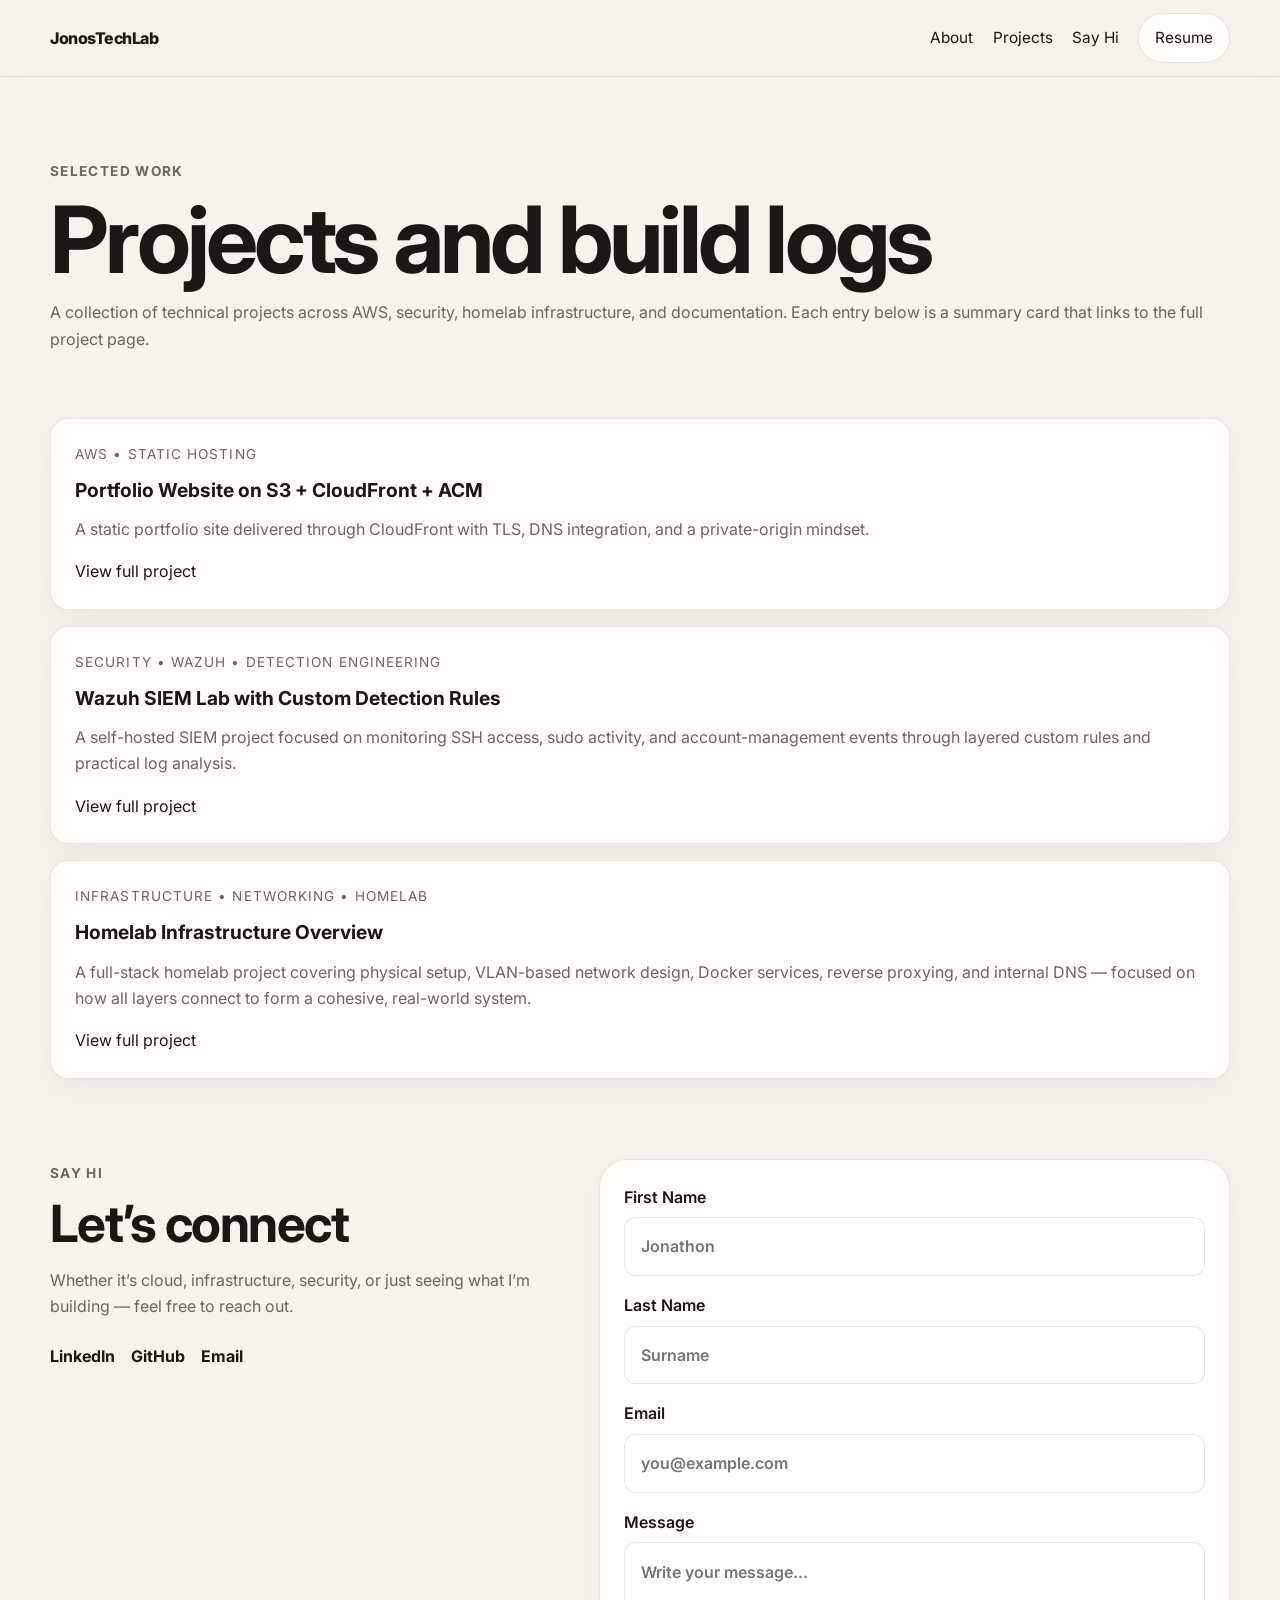
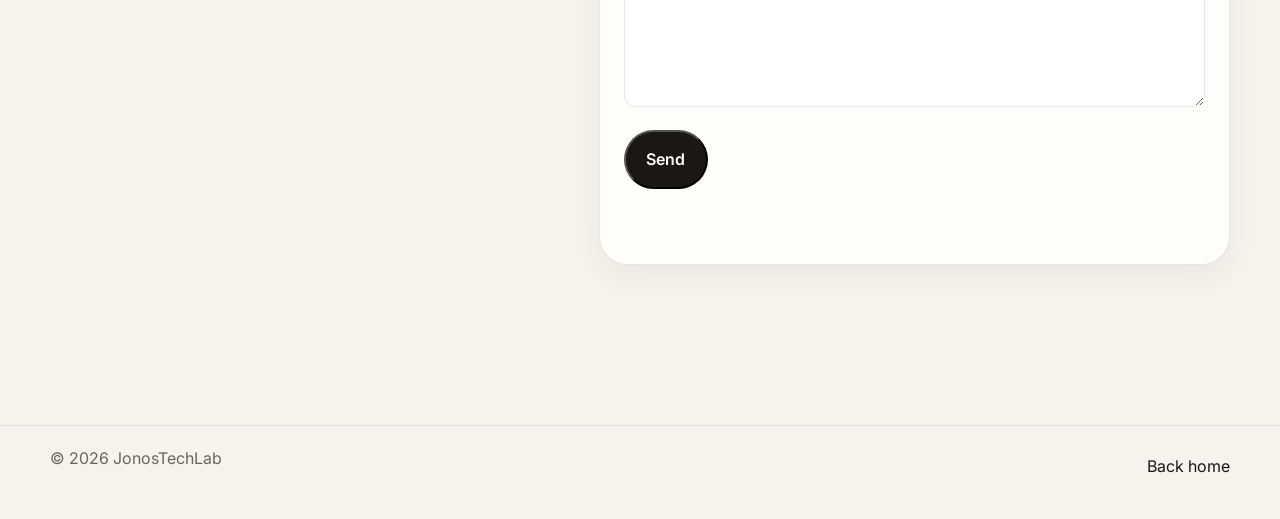
<file: projects.html>
<!DOCTYPE html>
<html lang="en">
<head>
  <meta charset="UTF-8" />
  <meta name="viewport" content="width=device-width, initial-scale=1.0" />
  <title>Projects | JonosTechLab</title>
  <meta
    name="description"
    content="Project index for JonosTechLab featuring infrastructure, security, and cloud build logs."
  />
  <link rel="preconnect" href="https://fonts.googleapis.com">
  <link rel="preconnect" href="https://fonts.gstatic.com" crossorigin>
  <link
    href="https://fonts.googleapis.com/css2?family=Inter:wght@400;500;600;700;800&display=swap"
    rel="stylesheet"
  >
  <link rel="stylesheet" href="style.css" />
</head>
<body>
  <header class="site-header" id="top">
    <div class="container nav-wrap">
      <a href="index.html" class="brand">JonosTechLab</a>

      <button class="nav-toggle" aria-label="Toggle navigation" aria-expanded="false">
        <span></span>
        <span></span>
      </button>

      <nav class="site-nav">
        
        <a href="About.html">About</a>
        <a href="projects.html">Projects</a>
        <a href="#contact">Say Hi</a>
        <a href="#" class="resume-link">Resume</a>
      </nav>
    </div>
  </header>

  <main>
    <section class="section project-index-hero">
      <div class="container">
        <p class="section-label">Selected work</p>
        <h1 class="page-title">Projects and build logs</h1>
        <p class="page-intro">
          A collection of technical projects across AWS, security, homelab infrastructure, and documentation.
          Each entry below is a summary card that links to the full project page.
        </p>
      </div>
    </section>

    <section class="section project-index-section">
      <div class="container">
        <div class="project-list">

          <a class="project-card-link" href="Projects/Portfolio%20Website%20on%20S3.html">
            <article class="project-card project-summary-card">
              <div class="project-meta">AWS • Static Hosting</div>
              <h3>Portfolio Website on S3 + CloudFront + ACM</h3>
              <p>
                A static portfolio site delivered through CloudFront with TLS, DNS integration,
                and a private-origin mindset.
              </p>
              <span class="project-read-more">View full project</span>
            </article>
          </a>

          <a class="project-card-link" href="Projects/WazuhSiemLab.html">
  <article class="project-card project-summary-card">
    <div class="project-meta">Security • Wazuh • Detection Engineering</div>
    <h3>Wazuh SIEM Lab with Custom Detection Rules</h3>
    <p>
      A self-hosted SIEM project focused on monitoring SSH access, sudo activity,
      and account-management events through layered custom rules and practical log analysis.
    </p>
    <span class="project-read-more">View full project</span>
  </article>
            </a>
          
          <a class="project-card-link" href="Projects/homelab-project.html">
  <article class="project-card project-summary-card">
    <div class="project-meta">Infrastructure • Networking • Homelab</div>
    <h3>Homelab Infrastructure Overview</h3>
    <p>
      A full-stack homelab project covering physical setup, VLAN-based network design,
      Docker services, reverse proxying, and internal DNS — focused on how all layers
      connect to form a cohesive, real-world system.
    </p>
    <span class="project-read-more">View full project</span>
  </article>
          </a>
          <!--
          <a class="project-card-link" href="projects/homelab-services.html">
            <article class="project-card project-summary-card">
              <div class="project-meta">Homelab • Infrastructure</div>
              <h3>Self-Hosted Lab Services</h3>
              <p>
                Internal services, Docker networking, reverse proxying, and secure access
                patterns for personal infrastructure.
              </p>
              <span class="project-read-more">View full project</span>
            </article>
          </a>

          <a class="project-card-link" href="projects/soc-journey.html">
            <article class="project-card project-summary-card">
              <div class="project-meta">Security • Documentation</div>
              <h3>SOC / Security Learning Journey</h3>
              <p>
                Detection practice, notes, walkthroughs, and structured write-ups showing
                technical growth over time.
              </p>
              <span class="project-read-more">View full project</span>
            </article>
          </a>
          -->
  
        </div>
      </div>
 <section class="contact section" id="contact">
      <div class="container contact-grid">
        <div>
          <p class="section-label">Say Hi</p>
          <h2>Let’s connect</h2>
          <p>
            Whether it’s cloud, infrastructure, security, or just seeing what I’m building — feel
            free to reach out.
          </p>

          <div class="contact-links">
            <a href="#">LinkedIn</a>
            <a href="#">GitHub</a>
            <a href="mailto:you@example.com">Email</a>
          </div>
        </div>

              <form 
  class="contact-form" 
  id="contactForm"
  action="https://formspree.io/f/mgonqvoz"
  method="POST"
>
          <label>
            First Name
            <input type="text" name="firstName" placeholder="Jonathon" required />
          </label>

          <label>
            Last Name
            <input type="text" name="lastName" placeholder="Surname" required />
          </label>

          <label>
            Email
            <input type="email" name="email" placeholder="you@example.com" required />
          </label>

          <label>
            Message
            <textarea name="message" rows="5" placeholder="Write your message..." required></textarea>
          </label>

          <button type="submit" class="btn btn-primary">Send</button>
          <p class="form-message" aria-live="polite"></p>
        </form>
      </div>
    </section>
    </section>
  </main>

  <footer class="site-footer">
    <div class="container footer-wrap">
      <p>© 2026 JonosTechLab</p>
      <a href="index.html">Back home</a>
    </div>
  </footer>

  <script src="script.js"></script>
</body>
</html>
</file>
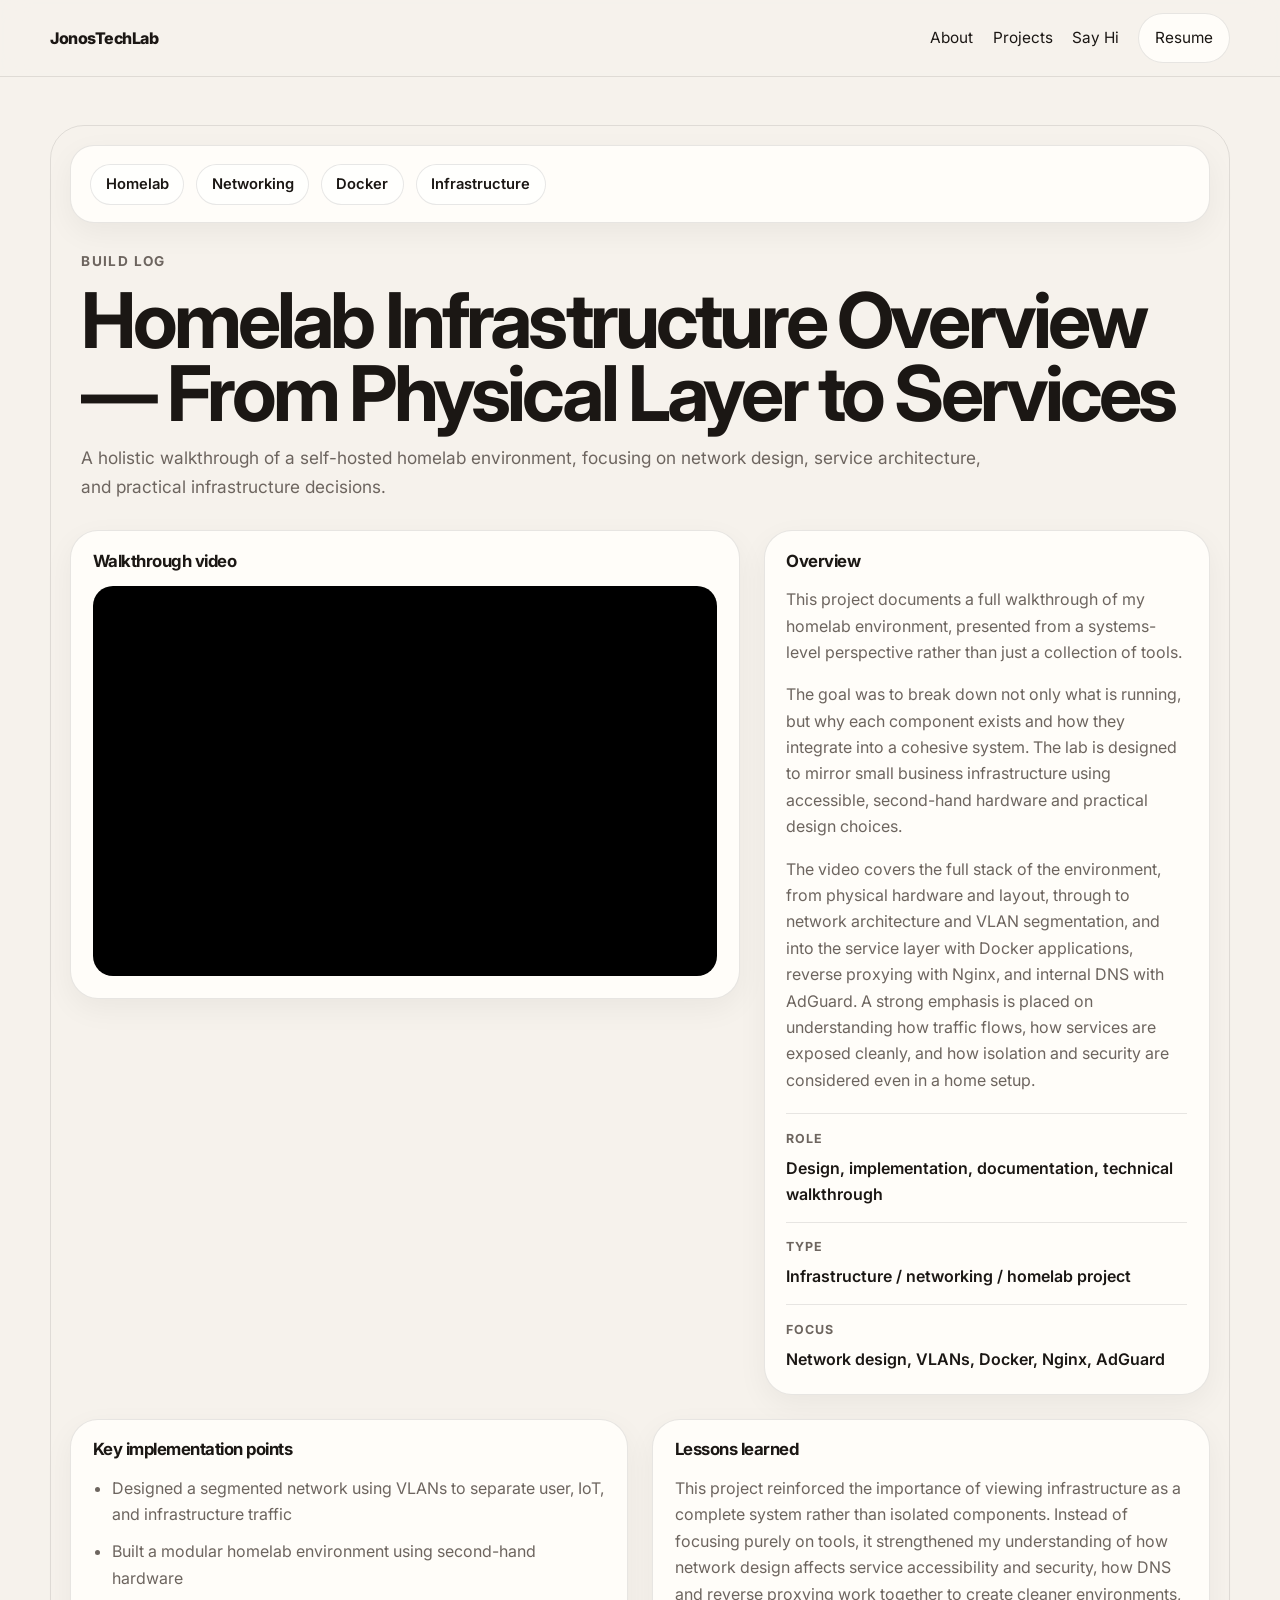
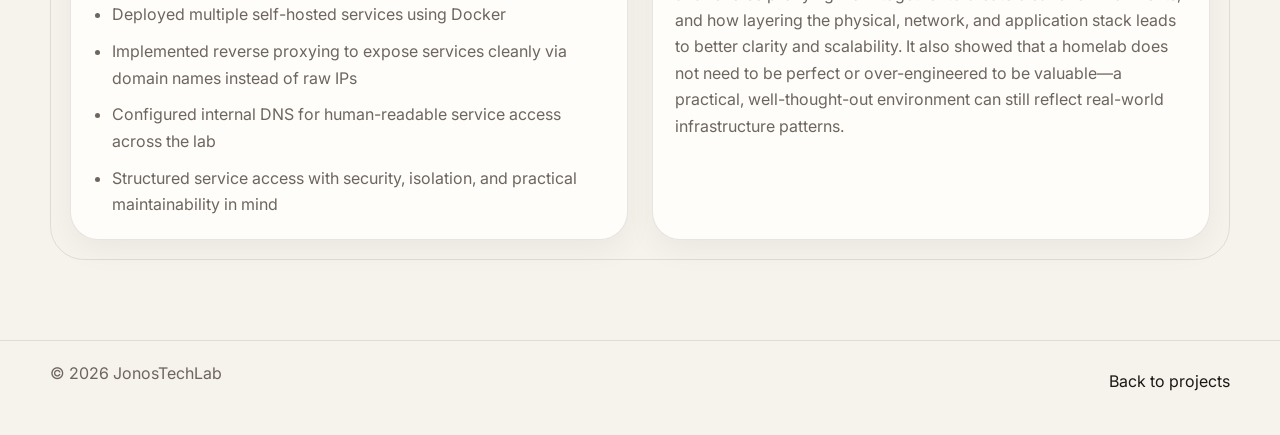
<file: Projects/homelab-project.html>
<!DOCTYPE html>
<html lang="en">
<head>
  <meta charset="UTF-8" />
  <meta name="viewport" content="width=device-width, initial-scale=1.0" />
  <title>AWS Portfolio Website | JonosTechLab</title>
  <meta
    name="description"
    content="Build log and walkthrough for my AWS portfolio website project."
  />
  <link rel="preconnect" href="https://fonts.googleapis.com">
  <link rel="preconnect" href="https://fonts.gstatic.com" crossorigin>
  <link
    href="https://fonts.googleapis.com/css2?family=Inter:wght@400;500;600;700;800&display=swap"
    rel="stylesheet"
  >
  <link rel="stylesheet" href="../style.css" />
</head>
<body>
  <header class="site-header" id="top">
    <div class="container nav-wrap">
      <a href="../index.html" class="brand">JonosTechLab</a>

      <button class="nav-toggle" aria-label="Toggle navigation" aria-expanded="false">
        <span></span>
        <span></span>
      </button>

      <nav class="site-nav">
      
        <a href="/About.html">About</a>
        <a href="/projects.html">Projects</a>
        <a href="/#contact">Say Hi</a>
        <a href="#" class="resume-link">Resume</a>
      </nav>
    </div>
  </header>

  <main>
  <section class="section project-detail-shell">
    <div class="container">

      <article class="blog-project-frame">
        <div class="blog-project-toolbar">
          <div class="blog-project-toolbar-inner">
            <span class="toolbar-chip">Homelab</span>
            <span class="toolbar-chip">Networking</span>
            <span class="toolbar-chip">Docker</span>
            <span class="toolbar-chip">Infrastructure</span>
          </div>
        </div>

        <div class="blog-project-header">
          <p class="section-label">Build Log</p>
          <h1 class="blog-project-title">Homelab Infrastructure Overview — From Physical Layer to Services</h1>
          <p class="blog-project-subtitle">
            A holistic walkthrough of a self-hosted homelab environment, focusing on network design,
            service architecture, and practical infrastructure decisions.
          </p>
        </div>

        <div class="blog-project-main">
          <section class="blog-project-video-card">
            <h2 class="panel-title">Walkthrough video</h2>

            <div class="video-embed">
              <iframe
                src="https://www.youtube.com/embed/Jx4Dq2_vK_U?si=N8ptvos425M0lq9I"
                title="Homelab Infrastructure Overview"
                allowfullscreen
              ></iframe>
            </div>
          </section>

          <aside class="blog-project-text-card">
            <h2 class="panel-title">Overview</h2>

            <p>
              This project documents a full walkthrough of my homelab environment, presented from a
              systems-level perspective rather than just a collection of tools.
            </p>

            <p>
              The goal was to break down not only what is running, but why each component exists and
              how they integrate into a cohesive system. The lab is designed to mirror small business
              infrastructure using accessible, second-hand hardware and practical design choices.
            </p>

            <p>
              The video covers the full stack of the environment, from physical hardware and layout,
              through to network architecture and VLAN segmentation, and into the service layer with
              Docker applications, reverse proxying with Nginx, and internal DNS with AdGuard. A
              strong emphasis is placed on understanding how traffic flows, how services are exposed
              cleanly, and how isolation and security are considered even in a home setup.
            </p>

            <div class="project-detail-meta">
              <div class="meta-block">
                <span class="meta-label">Role</span>
                <span class="meta-value">Design, implementation, documentation, technical walkthrough</span>
              </div>

              <div class="meta-block">
                <span class="meta-label">Type</span>
                <span class="meta-value">Infrastructure / networking / homelab project</span>
              </div>

              <div class="meta-block">
                <span class="meta-label">Focus</span>
                <span class="meta-value">Network design, VLANs, Docker, Nginx, AdGuard</span>
              </div>
            </div>
          </aside>
        </div>

        <div class="blog-project-lower">
          <section class="project-lower-panel">
            <h2 class="panel-title">Key implementation points</h2>
            <ul class="project-detail-list">
              <li>Designed a segmented network using VLANs to separate user, IoT, and infrastructure traffic</li>
              <li>Built a modular homelab environment using second-hand hardware</li>
              <li>Deployed multiple self-hosted services using Docker</li>
              <li>Implemented reverse proxying to expose services cleanly via domain names instead of raw IPs</li>
              <li>Configured internal DNS for human-readable service access across the lab</li>
              <li>Structured service access with security, isolation, and practical maintainability in mind</li>
            </ul>
          </section>

          <section class="project-lower-panel">
            <h2 class="panel-title">Lessons learned</h2>
            <p>
              This project reinforced the importance of viewing infrastructure as a complete system
              rather than isolated components. Instead of focusing purely on tools, it strengthened my
              understanding of how network design affects service accessibility and security, how DNS
              and reverse proxying work together to create cleaner environments, and how layering the
              physical, network, and application stack leads to better clarity and scalability. It also
              showed that a homelab does not need to be perfect or over-engineered to be valuable—a
              practical, well-thought-out environment can still reflect real-world infrastructure
              patterns.
            </p>
          </section>
        </div>
      </article>

    </div>
  </section>
</main>

  <footer class="site-footer">
    <div class="container footer-wrap">
      <p>© 2026 JonosTechLab</p>
      <a href="../projects.html">Back to projects</a>
    </div>
  </footer>

  <script src="../script.js"></script>
</body>
</html>
</file>
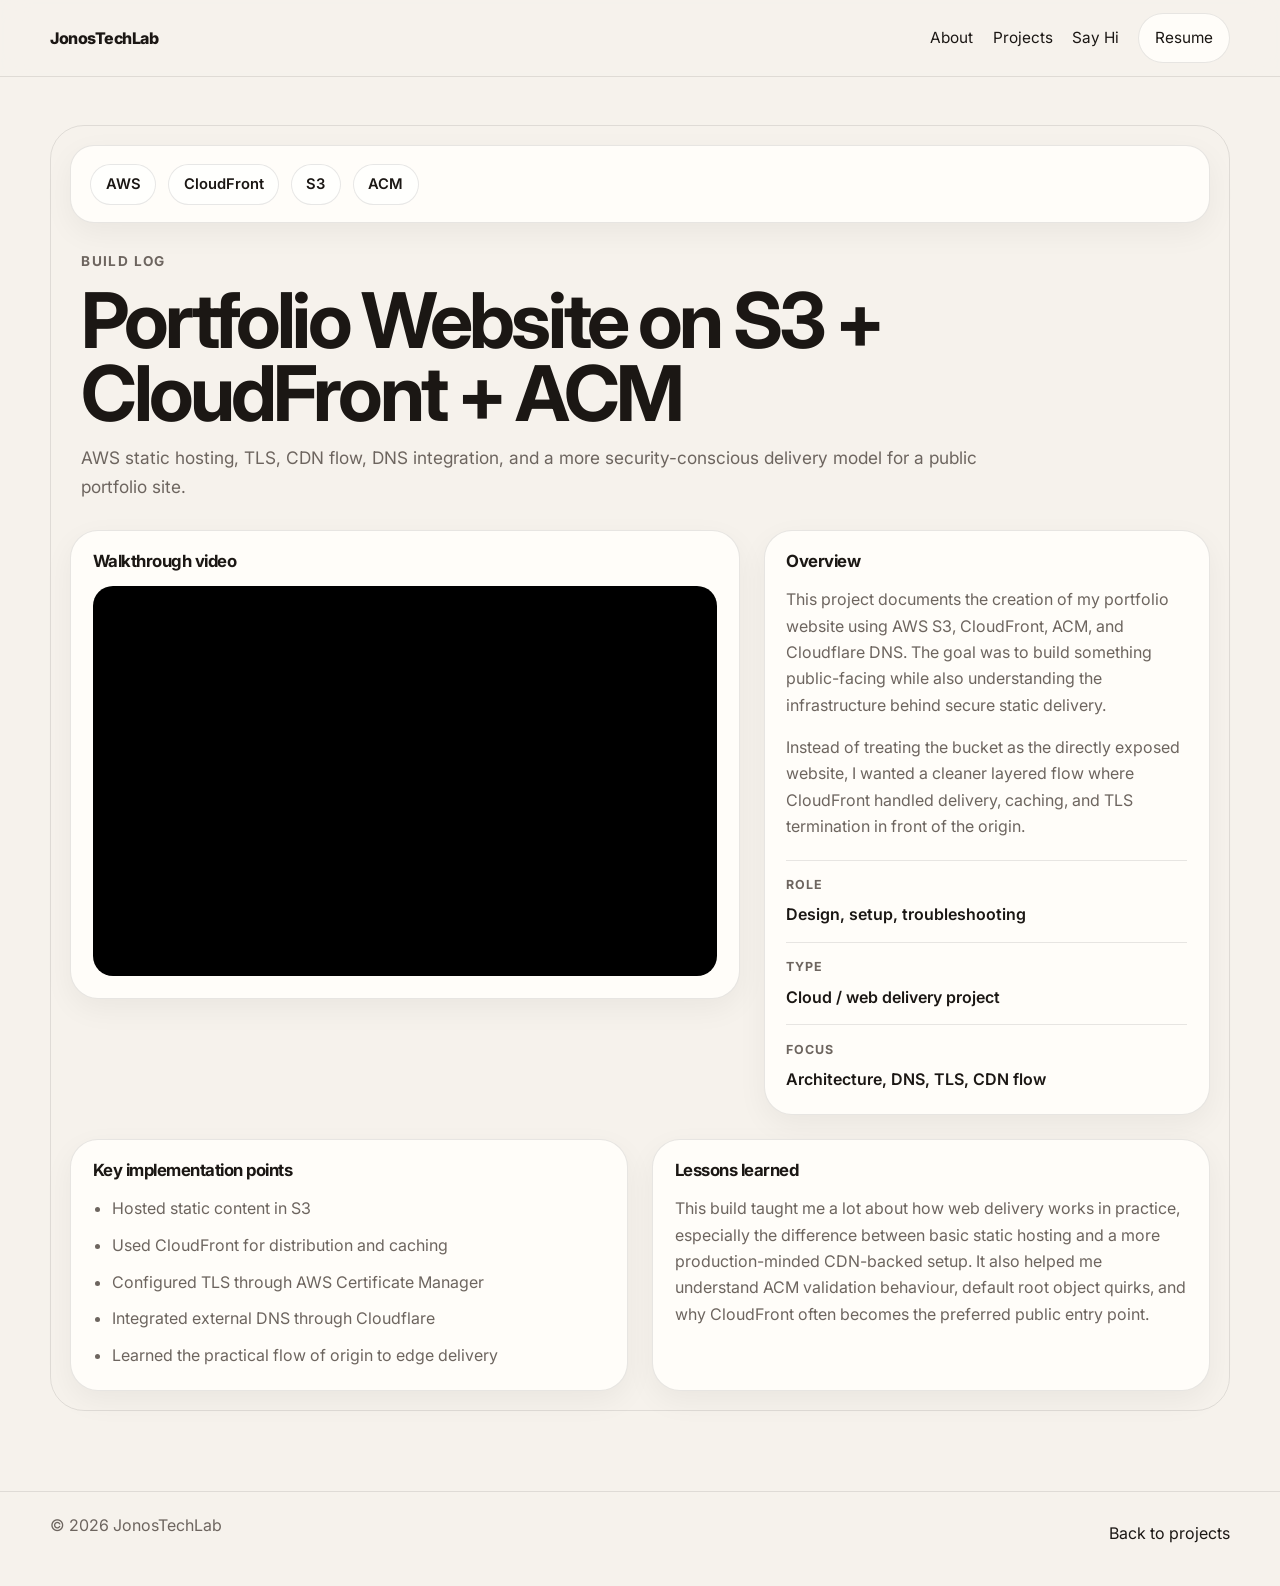
<file: Projects/Portfolio Website on S3.html>
<!DOCTYPE html>
<html lang="en">
<head>
  <meta charset="UTF-8" />
  <meta name="viewport" content="width=device-width, initial-scale=1.0" />
  <title>AWS Portfolio Website | JonosTechLab</title>
  <meta
    name="description"
    content="Build log and walkthrough for my AWS portfolio website project."
  />
  <link rel="preconnect" href="https://fonts.googleapis.com">
  <link rel="preconnect" href="https://fonts.gstatic.com" crossorigin>
  <link
    href="https://fonts.googleapis.com/css2?family=Inter:wght@400;500;600;700;800&display=swap"
    rel="stylesheet"
  >
  <link rel="stylesheet" href="../style.css" />
</head>
<body>
  <header class="site-header" id="top">
    <div class="container nav-wrap">
      <a href="../index.html" class="brand">JonosTechLab</a>

      <button class="nav-toggle" aria-label="Toggle navigation" aria-expanded="false">
        <span></span>
        <span></span>
      </button>

      <nav class="site-nav">
      
        <a href="/About.html">About</a>
        <a href="/projects.html">Projects</a>
        <a href="/#contact">Say Hi</a>
        <a href="#" class="resume-link">Resume</a>
      </nav>
    </div>
  </header>

  <main>
    <section class="section project-detail-shell">
      <div class="container">

        <article class="blog-project-frame">
          <div class="blog-project-toolbar">
            <div class="blog-project-toolbar-inner">
              <span class="toolbar-chip">AWS</span>
              <span class="toolbar-chip">CloudFront</span>
              <span class="toolbar-chip">S3</span>
              <span class="toolbar-chip">ACM</span>
            </div>
          </div>

          <div class="blog-project-header">
            <p class="section-label">Build Log</p>
            <h1 class="blog-project-title">Portfolio Website on S3 + CloudFront + ACM</h1>
            <p class="blog-project-subtitle">
              AWS static hosting, TLS, CDN flow, DNS integration, and a more security-conscious
              delivery model for a public portfolio site.
            </p>
          </div>

          <div class="blog-project-main">
            <section class="blog-project-video-card">
              <h2 class="panel-title">Walkthrough video</h2>

              <!--<video controls class="project-video">
                <source src="https://youtu.be/p0ANQ5MlDXc" type="video/mp4" />
                Your browser does not support the video tag.
              </video>-->

              <!-- If using YouTube instead: -->
              <div class="video-embed">
                <iframe
                  src="https://www.youtube.com/embed/pgS2Ssqiagw"
                  title="AWS Portfolio Website Walkthrough"
                  allowfullscreen
                ></iframe>
              </div>
              
            </section>

            <aside class="blog-project-text-card">
              <h2 class="panel-title">Overview</h2>

              <p>
                This project documents the creation of my portfolio website using AWS S3,
                CloudFront, ACM, and Cloudflare DNS. The goal was to build something public-facing
                while also understanding the infrastructure behind secure static delivery.
              </p>

              <p>
                Instead of treating the bucket as the directly exposed website, I wanted a cleaner
                layered flow where CloudFront handled delivery, caching, and TLS termination in
                front of the origin.
              </p>

              <div class="project-detail-meta">
                <div class="meta-block">
                  <span class="meta-label">Role</span>
                  <span class="meta-value">Design, setup, troubleshooting</span>
                </div>

                <div class="meta-block">
                  <span class="meta-label">Type</span>
                  <span class="meta-value">Cloud / web delivery project</span>
                </div>

                <div class="meta-block">
                  <span class="meta-label">Focus</span>
                  <span class="meta-value">Architecture, DNS, TLS, CDN flow</span>
                </div>
              </div>
            </aside>
          </div>

          <div class="blog-project-lower">
            <section class="project-lower-panel">
              <h2 class="panel-title">Key implementation points</h2>
              <ul class="project-detail-list">
                <li>Hosted static content in S3</li>
                <li>Used CloudFront for distribution and caching</li>
                <li>Configured TLS through AWS Certificate Manager</li>
                <li>Integrated external DNS through Cloudflare</li>
                <li>Learned the practical flow of origin to edge delivery</li>
              </ul>
            </section>

            <section class="project-lower-panel">
              <h2 class="panel-title">Lessons learned</h2>
              <p>
                This build taught me a lot about how web delivery works in practice, especially the
                difference between basic static hosting and a more production-minded CDN-backed setup.
                It also helped me understand ACM validation behaviour, default root object quirks,
                and why CloudFront often becomes the preferred public entry point.
              </p>
            </section>
          </div>
        </article>

      </div>
    </section>
  </main>

  <footer class="site-footer">
    <div class="container footer-wrap">
      <p>© 2026 JonosTechLab</p>
      <a href="../projects.html">Back to projects</a>
    </div>
  </footer>

  <script src="../script.js"></script>
</body>
</html>
</file>
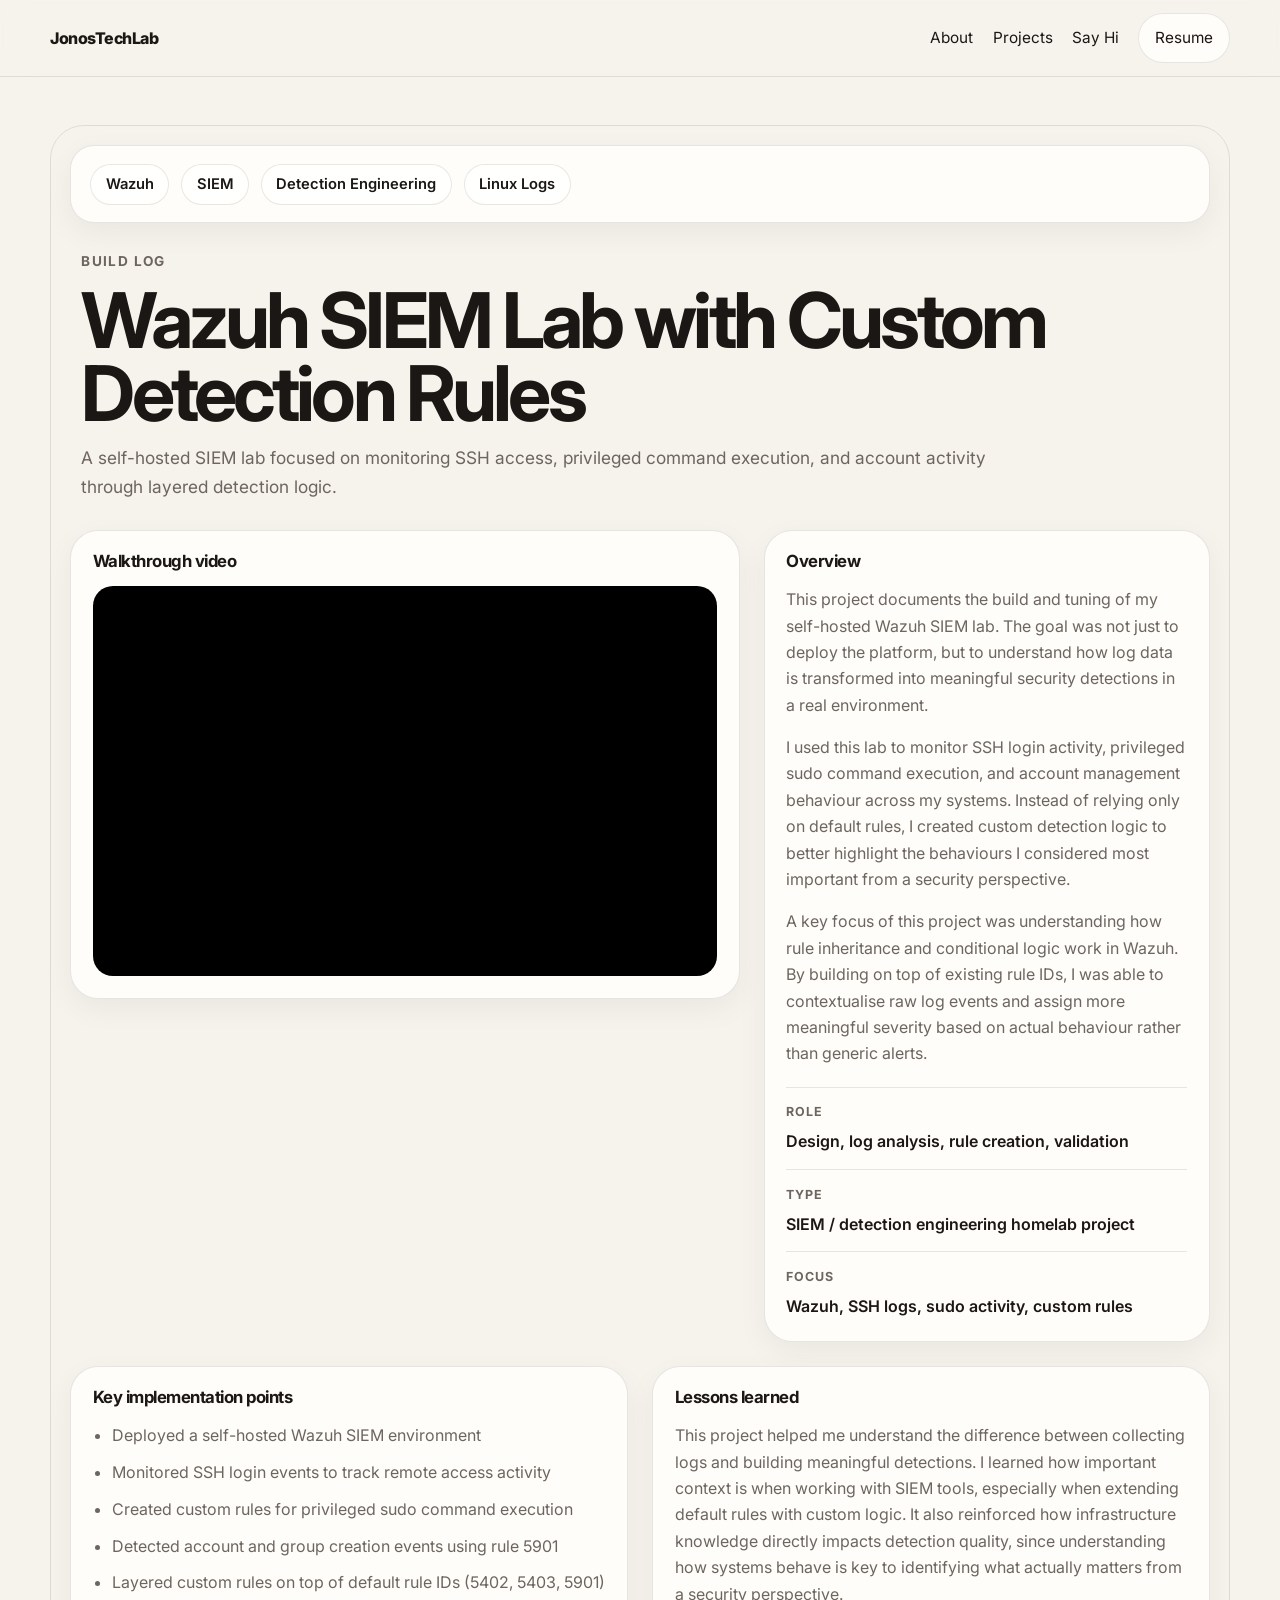
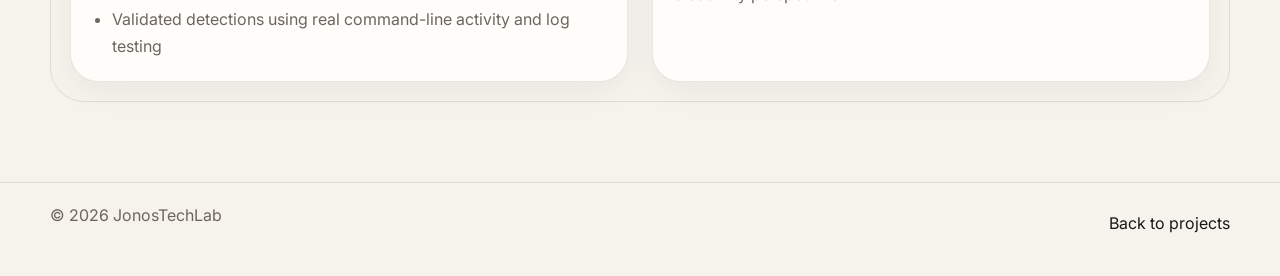
<file: Projects/WazuhSiemLab.html>
<!DOCTYPE html>
<html lang="en">
<head>
  <meta charset="UTF-8" />
  <meta name="viewport" content="width=device-width, initial-scale=1.0" />
  <title>AWS Portfolio Website | JonosTechLab</title>
  <meta
    name="description"
    content="Build log and walkthrough for my AWS portfolio website project."
  />
  <link rel="preconnect" href="https://fonts.googleapis.com">
  <link rel="preconnect" href="https://fonts.gstatic.com" crossorigin>
  <link
    href="https://fonts.googleapis.com/css2?family=Inter:wght@400;500;600;700;800&display=swap"
    rel="stylesheet"
  >
  <link rel="stylesheet" href="../style.css" />
</head>
<body>
  <header class="site-header" id="top">
    <div class="container nav-wrap">
      <a href="../index.html" class="brand">JonosTechLab</a>

      <button class="nav-toggle" aria-label="Toggle navigation" aria-expanded="false">
        <span></span>
        <span></span>
      </button>

      <nav class="site-nav">
      
        <a href="/About.html">About</a>
        <a href="/projects.html">Projects</a>
        <a href="/#contact">Say Hi</a>
        <a href="#" class="resume-link">Resume</a>
      </nav>
    </div>
  </header>

  <main>
  <section class="section project-detail-shell">
    <div class="container">

      <article class="blog-project-frame">
        <div class="blog-project-toolbar">
          <div class="blog-project-toolbar-inner">
            <span class="toolbar-chip">Wazuh</span>
            <span class="toolbar-chip">SIEM</span>
            <span class="toolbar-chip">Detection Engineering</span>
            <span class="toolbar-chip">Linux Logs</span>
          </div>
        </div>

        <div class="blog-project-header">
          <p class="section-label">Build Log</p>
          <h1 class="blog-project-title">Wazuh SIEM Lab with Custom Detection Rules</h1>
          <p class="blog-project-subtitle">
            A self-hosted SIEM lab focused on monitoring SSH access, privileged command execution,
            and account activity through layered detection logic.
          </p>
        </div>

        <div class="blog-project-main">
          <section class="blog-project-video-card">
            <h2 class="panel-title">Walkthrough video</h2>

            <div class="video-embed">
              <iframe
                src="https://www.youtube.com/embed/p0ANQ5MlDXc"
                title="Wazuh SIEM Lab Walkthrough"
                allowfullscreen
              ></iframe>
            </div>
          </section>

          <aside class="blog-project-text-card">
            <h2 class="panel-title">Overview</h2>

            <p>
              This project documents the build and tuning of my self-hosted Wazuh SIEM lab. The goal
              was not just to deploy the platform, but to understand how log data is transformed into
              meaningful security detections in a real environment.
            </p>

            <p>
              I used this lab to monitor SSH login activity, privileged sudo command execution, and
              account management behaviour across my systems. Instead of relying only on default
              rules, I created custom detection logic to better highlight the behaviours I considered
              most important from a security perspective.
            </p>

            <p>
              A key focus of this project was understanding how rule inheritance and conditional
              logic work in Wazuh. By building on top of existing rule IDs, I was able to contextualise
              raw log events and assign more meaningful severity based on actual behaviour rather
              than generic alerts.
            </p>

            <div class="project-detail-meta">
              <div class="meta-block">
                <span class="meta-label">Role</span>
                <span class="meta-value">Design, log analysis, rule creation, validation</span>
              </div>

              <div class="meta-block">
                <span class="meta-label">Type</span>
                <span class="meta-value">SIEM / detection engineering homelab project</span>
              </div>

              <div class="meta-block">
                <span class="meta-label">Focus</span>
                <span class="meta-value">Wazuh, SSH logs, sudo activity, custom rules</span>
              </div>
            </div>
          </aside>
        </div>

        <div class="blog-project-lower">
          <section class="project-lower-panel">
            <h2 class="panel-title">Key implementation points</h2>
            <ul class="project-detail-list">
              <li>Deployed a self-hosted Wazuh SIEM environment</li>
              <li>Monitored SSH login events to track remote access activity</li>
              <li>Created custom rules for privileged sudo command execution</li>
              <li>Detected account and group creation events using rule 5901</li>
              <li>Layered custom rules on top of default rule IDs (5402, 5403, 5901)</li>
              <li>Validated detections using real command-line activity and log testing</li>
            </ul>
          </section>

          <section class="project-lower-panel">
            <h2 class="panel-title">Lessons learned</h2>
            <p>
              This project helped me understand the difference between collecting logs and building
              meaningful detections. I learned how important context is when working with SIEM tools,
              especially when extending default rules with custom logic. It also reinforced how
              infrastructure knowledge directly impacts detection quality, since understanding how
              systems behave is key to identifying what actually matters from a security perspective.
            </p>
          </section>
        </div>
      </article>

    </div>
  </section>
</main>

  <footer class="site-footer">
    <div class="container footer-wrap">
      <p>© 2026 JonosTechLab</p>
      <a href="../projects.html">Back to projects</a>
    </div>
  </footer>

  <script src="../script.js"></script>
</body>
</html>
</file>
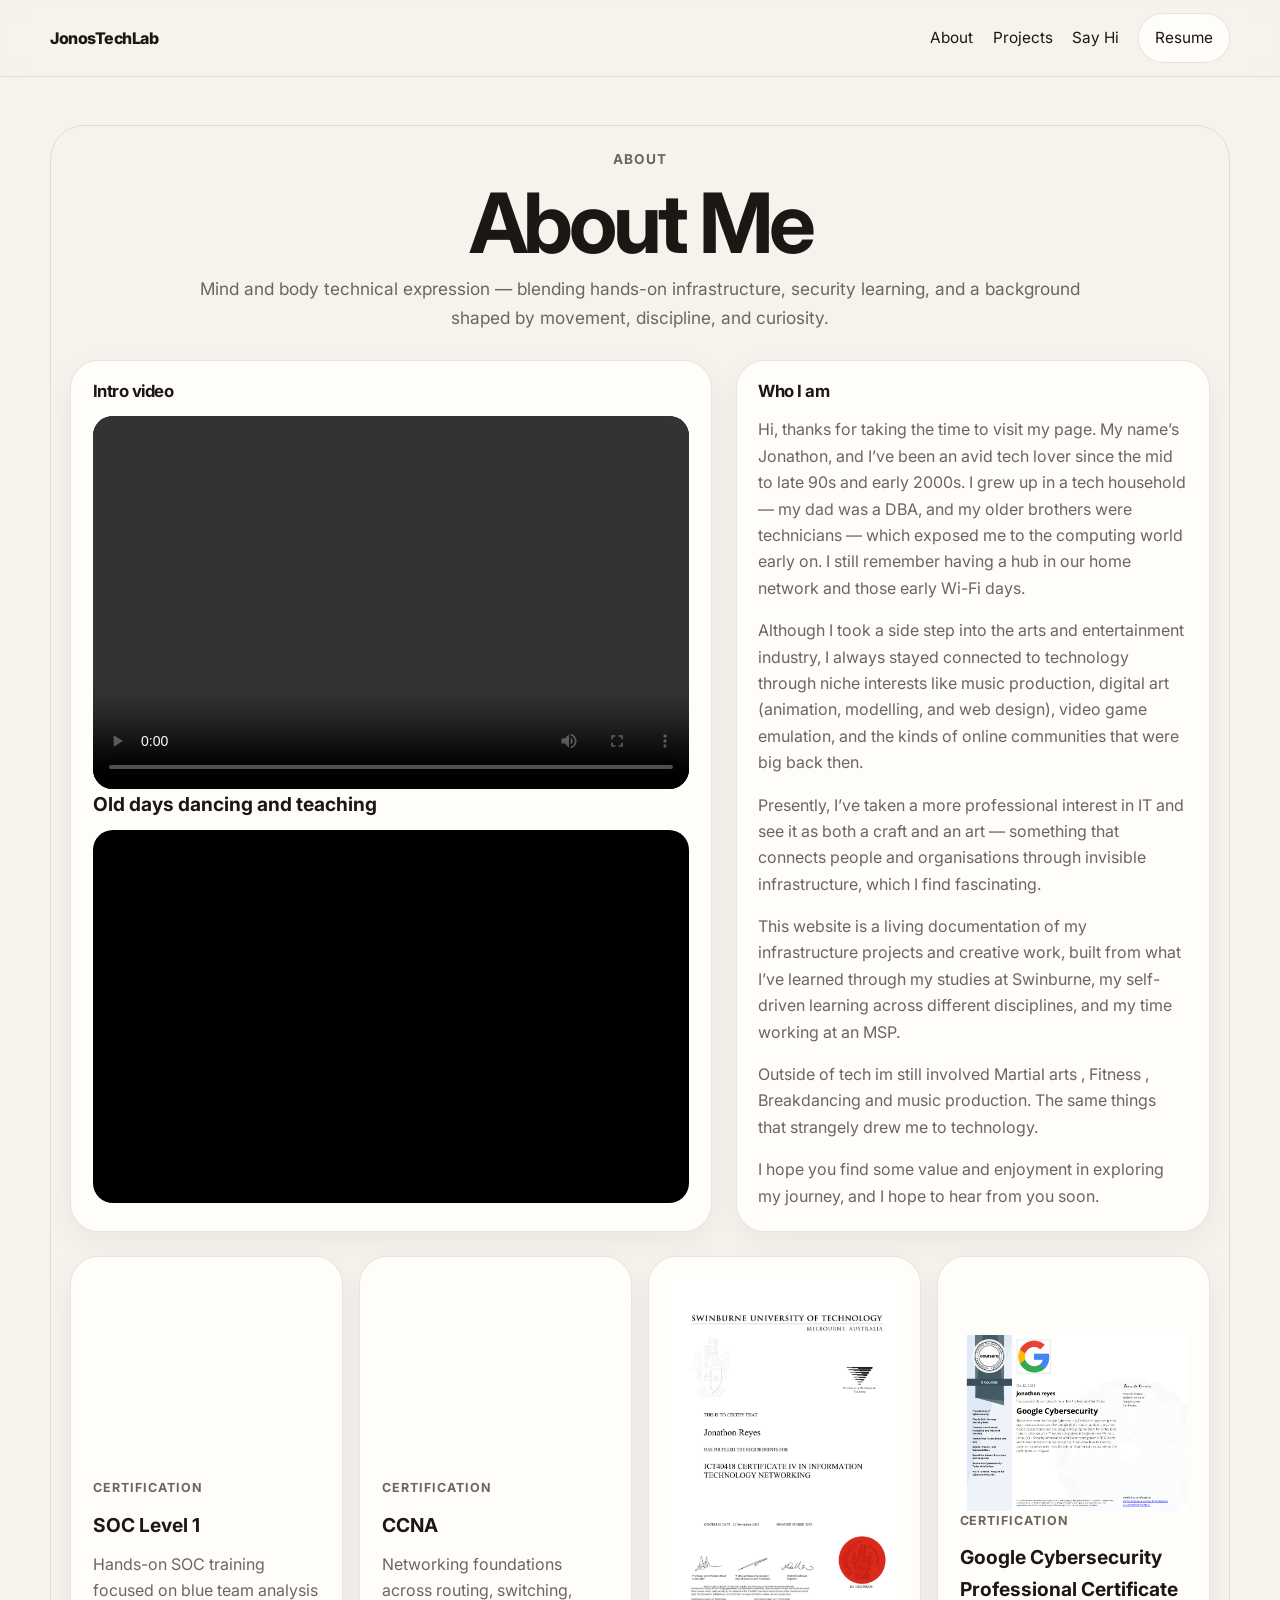
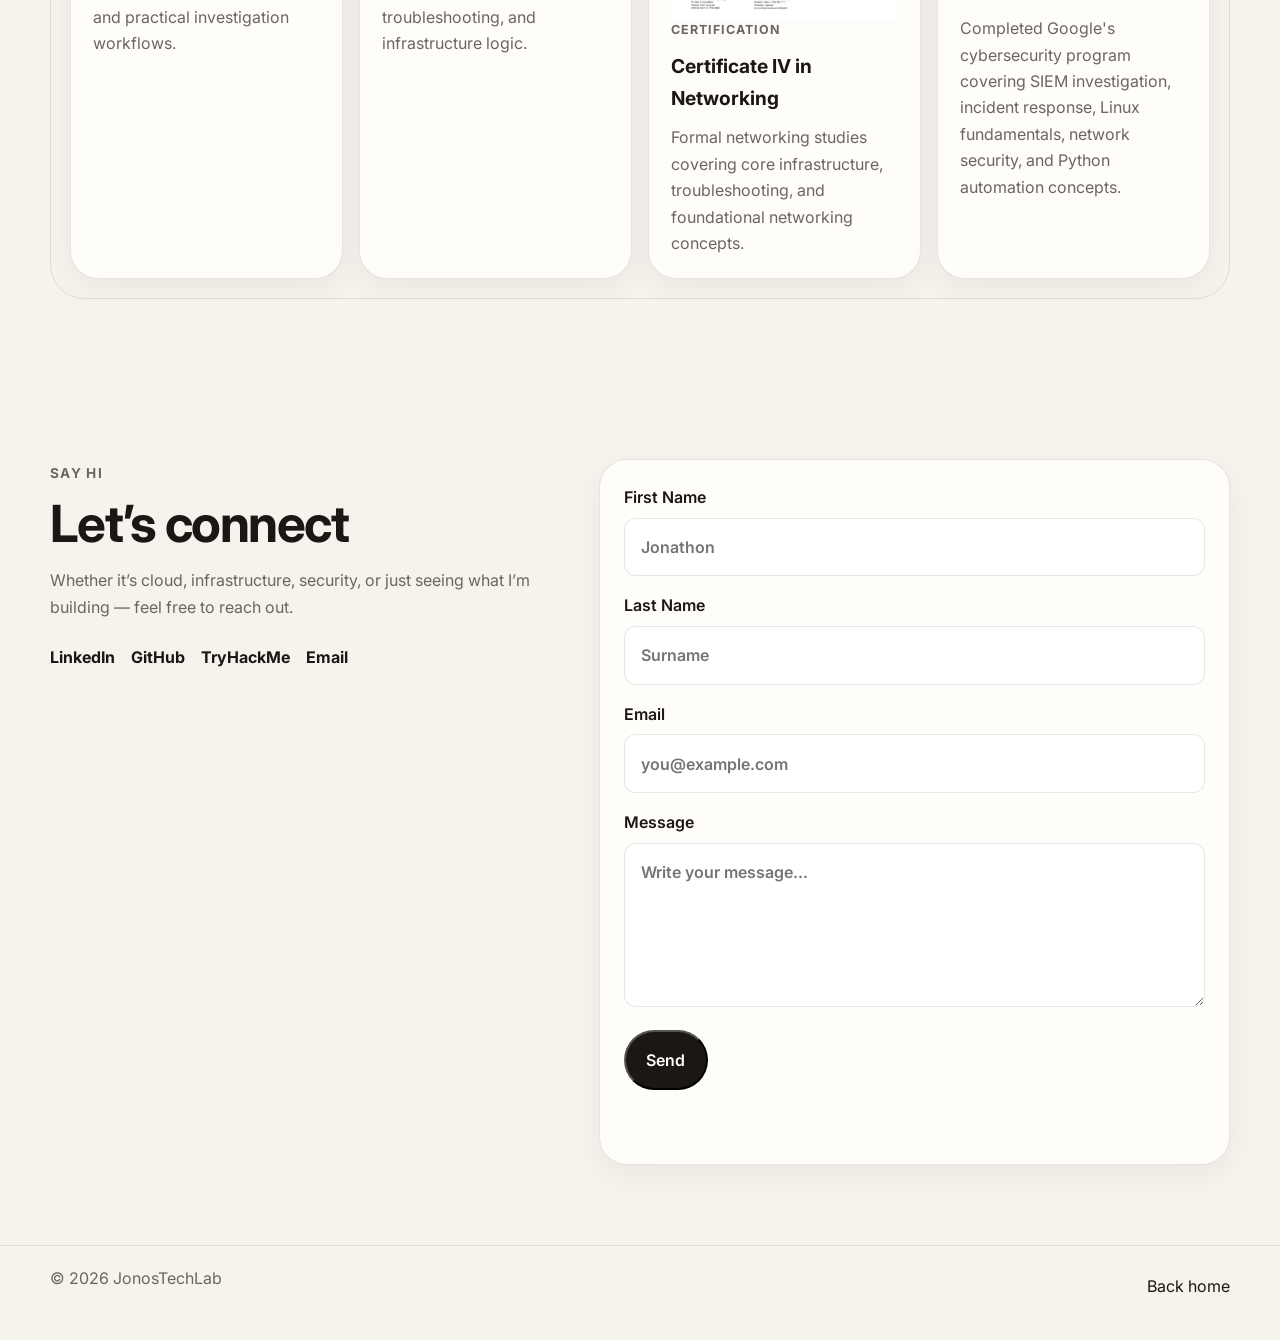
<file: site/About.html>
<!doctype html>
<html lang="en">
  <head>
    <meta charset="UTF-8" />
    <meta name="viewport" content="width=device-width, initial-scale=1.0" />
    <title>Projects | JonosTechLab</title>
    <meta
      name="description"
      content="Project index for JonosTechLab featuring infrastructure, security, and cloud build logs." />
    <link rel="preconnect" href="https://fonts.googleapis.com" />
    <link rel="preconnect" href="https://fonts.gstatic.com" crossorigin />
    <link
      href="https://fonts.googleapis.com/css2?family=Inter:wght@400;500;600;700;800&display=swap"
      rel="stylesheet" />
    <link rel="stylesheet" href="style.css" />
  </head>
  <body>
    <header class="site-header" id="top">
      <div class="container nav-wrap">
        <a href="index.html" class="brand">JonosTechLab</a>

        <button class="nav-toggle" aria-label="Toggle navigation" aria-expanded="false">
          <span></span>
          <span></span>
        </button>

        <nav class="site-nav">
          <a href="index.html#about">About</a>
          <a href="projects.html">Projects</a>
          <a href="#contact">Say Hi</a>
          <a href="https://drd8wv1lhx9pb.cloudfront.net/Media/Static/JReyesResume.docx" class="resume-link">Resume</a>
        </nav>
      </div>
    </header>

    <main>
      <section class="section about-shell" id="about">
        <div class="container">
          <article class="about-frame">
           

            <div class="about-header">
              <p class="section-label">About</p>
              <h1 class="about-title">About Me</h1>
              <p class="about-subtitle">
                Mind and body technical expression — blending hands-on infrastructure, security learning, and a
                background shaped by movement, discipline, and curiosity.
              </p>
            </div>

            <div class="about-main">
              <section class="about-video-card">
                <h2 class="panel-title">Intro video</h2>

                <video controls class="about-video">
                  <source src="https://drd8wv1lhx9pb.cloudfront.net/Media/Static/ABOUTME%20VIDEO.mp4" type="video/mp4" />
                  Your browser does not support the video tag.
                </video> 

                <!-- YouTube option -->
            <!-- <div class="video-embed">
            <iframe
              src="https://www.youtube.com/embed/YOUR_VIDEO_ID"
              title="About Me Video"
              allowfullscreen
            ></iframe>
          </div>-->
                
          <div class="video-item">
  <h3 class="video-subtitle">Old days dancing and teaching</h3>

  <div class="video-embed">
    <iframe
      src="https://player.vimeo.com/video/108712006"
      title="OldDancingVideo"
      frameborder="0"
      allow="autoplay; fullscreen; picture-in-picture"
      allowfullscreen
    ></iframe>
  </div>
</div>
              </section>

             <aside class="about-text-card">
  <h2 class="panel-title">Who I am</h2>

  <p>
    Hi, thanks for taking the time to visit my page.
    My name’s Jonathon, and I’ve been an avid tech lover since the mid to late 90s and early 2000s. I grew up in a tech household — my dad was a DBA, and my older brothers were technicians — which exposed me to the computing world early on. I still remember having a hub in our home network and those early Wi-Fi days.
  </p>

  <p>
    Although I took a side step into the arts and entertainment industry, I always stayed connected to technology through niche interests like music production, digital art (animation, modelling, and web design), video game emulation, and the kinds of online communities that were big back then.
  </p>

  <p>
    Presently, I’ve taken a more professional interest in IT and see it as both a craft and an art — something that connects people and organisations through invisible infrastructure, which I find fascinating.
  </p>

  <p>
    This website is a living documentation of my infrastructure projects and creative work, built from what I’ve learned through my studies at Swinburne, my self-driven learning across different disciplines, and my time working at an MSP.
  </p>
  
  <p>
  Outside of tech im still involved Martial arts , Fitness , Breakdancing and music production. The same things that strangely drew me to technology.             
  </p>

  <p>
    I hope you find some value and enjoyment in exploring my journey, and I hope to hear from you soon.
  </p>
              </aside>
            </div>

            <div class="about-cred-grid">
              <article class="cred-card">
<div data-iframe-width="150" data-iframe-height="270" data-share-badge-id="29850e6c-8b3c-4f84-9cf5-069277f59afa" data-share-badge-host="https://www.credly.com"></div>
                <span class="cred-label">Certification</span>
                <h3>SOC Level 1</h3>
                <p>Hands-on SOC training focused on blue team analysis and practical investigation workflows.</p>
              </article>

              <article class="cred-card">
<div data-iframe-width="150" data-iframe-height="270" data-share-badge-id="9f2ca85e-a2d4-41b4-8fdb-b90c5024c123" data-share-badge-host="https://www.credly.com"></div>
                <span class="cred-label">Certification</span>
                <h3>CCNA</h3>
                <p>Networking foundations across routing, switching, troubleshooting, and infrastructure logic.</p>
              </article>

              <article class="cred-card">
  <a
    href="https://www.myequals.net/sharelink/cd40c985-79ee-41b7-900c-975db4b5efea/37fe54b9-e3ec-4ae2-b38a-3ca66aa17fdd"
    target="_blank"
    rel="noopener noreferrer"
    class="cred-badge-link"
  >
    <img
      src="Media/swinburne-networking-cert.png"
      alt="Certificate IV in Networking - Swinburne"
      class="cred-badge"
    >
  </a>

  <span class="cred-label">Certification</span>
  <h3>Certificate IV in Networking</h3>
  <p>
    Formal networking studies covering core infrastructure, troubleshooting,
    and foundational networking concepts.
  </p>

  <a
    href="https://www.myequals.net/sharelink/cd40c985-79ee-41b7-900c-975db4b5efea/37fe54b9-e3ec-4ae2-b38a-3ca66aa17fdd"
    target="_blank"
    rel="noopener noreferrer"
    class="cred-verify"
  >
  
  </a>
</article>

              <article class="cred-card">

  <a href="https://coursera.org/share/5a12fb6c5381215339fe320adbb913d0"
     target="_blank"
     rel="noopener noreferrer">

    <img src="Media/coursera-google-cybersecurity.png"
         alt="Google Cybersecurity Certificate - Coursera"
         class="cred-badge">

  </a>

  <span class="cred-label">Certification</span>

  <h3>Google Cybersecurity Professional Certificate</h3>

  <p>
    Completed Google's cybersecurity program covering SIEM investigation,
    incident response, Linux fundamentals, network security, and Python
    automation concepts.
  </p>

</article>
            </div>
          </article>
        </div>
      </section>
    </main>
<section class="contact section" id="contact">
      <div class="container contact-grid">
        <div>
          <p class="section-label">Say Hi</p>
          <h2>Let’s connect</h2>
          <p>
            Whether it’s cloud, infrastructure, security, or just seeing what I’m building — feel
            free to reach out.
          </p>

          <div class="contact-links">
            <a href="https://www.linkedin.com/in/jonathon-reyes/">LinkedIn</a>
            <a href="https://github.com/JonathonReyesPortfolio">GitHub</a>
            <a href="https://tryhackme.com/p/gigabrain4000000">TryHackMe</a>
            <a href="mailto:jonathon_reyes@live.com.au">Email</a>
          </div>
        </div>

              <form 
  class="contact-form" 
  id="contactForm"
  action="https://formspree.io/f/mgonqvoz"
  method="POST"
>
          <label>
            First Name
            <input type="text" name="firstName" placeholder="Jonathon" required />
          </label>

          <label>
            Last Name
            <input type="text" name="lastName" placeholder="Surname" required />
          </label>

          <label>
            Email
            <input type="email" name="email" placeholder="you@example.com" required />
          </label>

          <label>
            Message
            <textarea name="message" rows="5" placeholder="Write your message..." required></textarea>
          </label>

          <button type="submit" class="btn btn-primary">Send</button>
          <p class="form-message" aria-live="polite"></p>
        </form>
      </div>
    </section>
    <footer class="site-footer">
      <div class="container footer-wrap">
        <p>© 2026 JonosTechLab</p>
        <a href="index.html">Back home</a>
      </div>
    </footer>
    <script type="text/javascript" async src="//cdn.credly.com/assets/utilities/embed.js"></script>
    <script src="script.js"></script>
  </body>
</html>
</file>
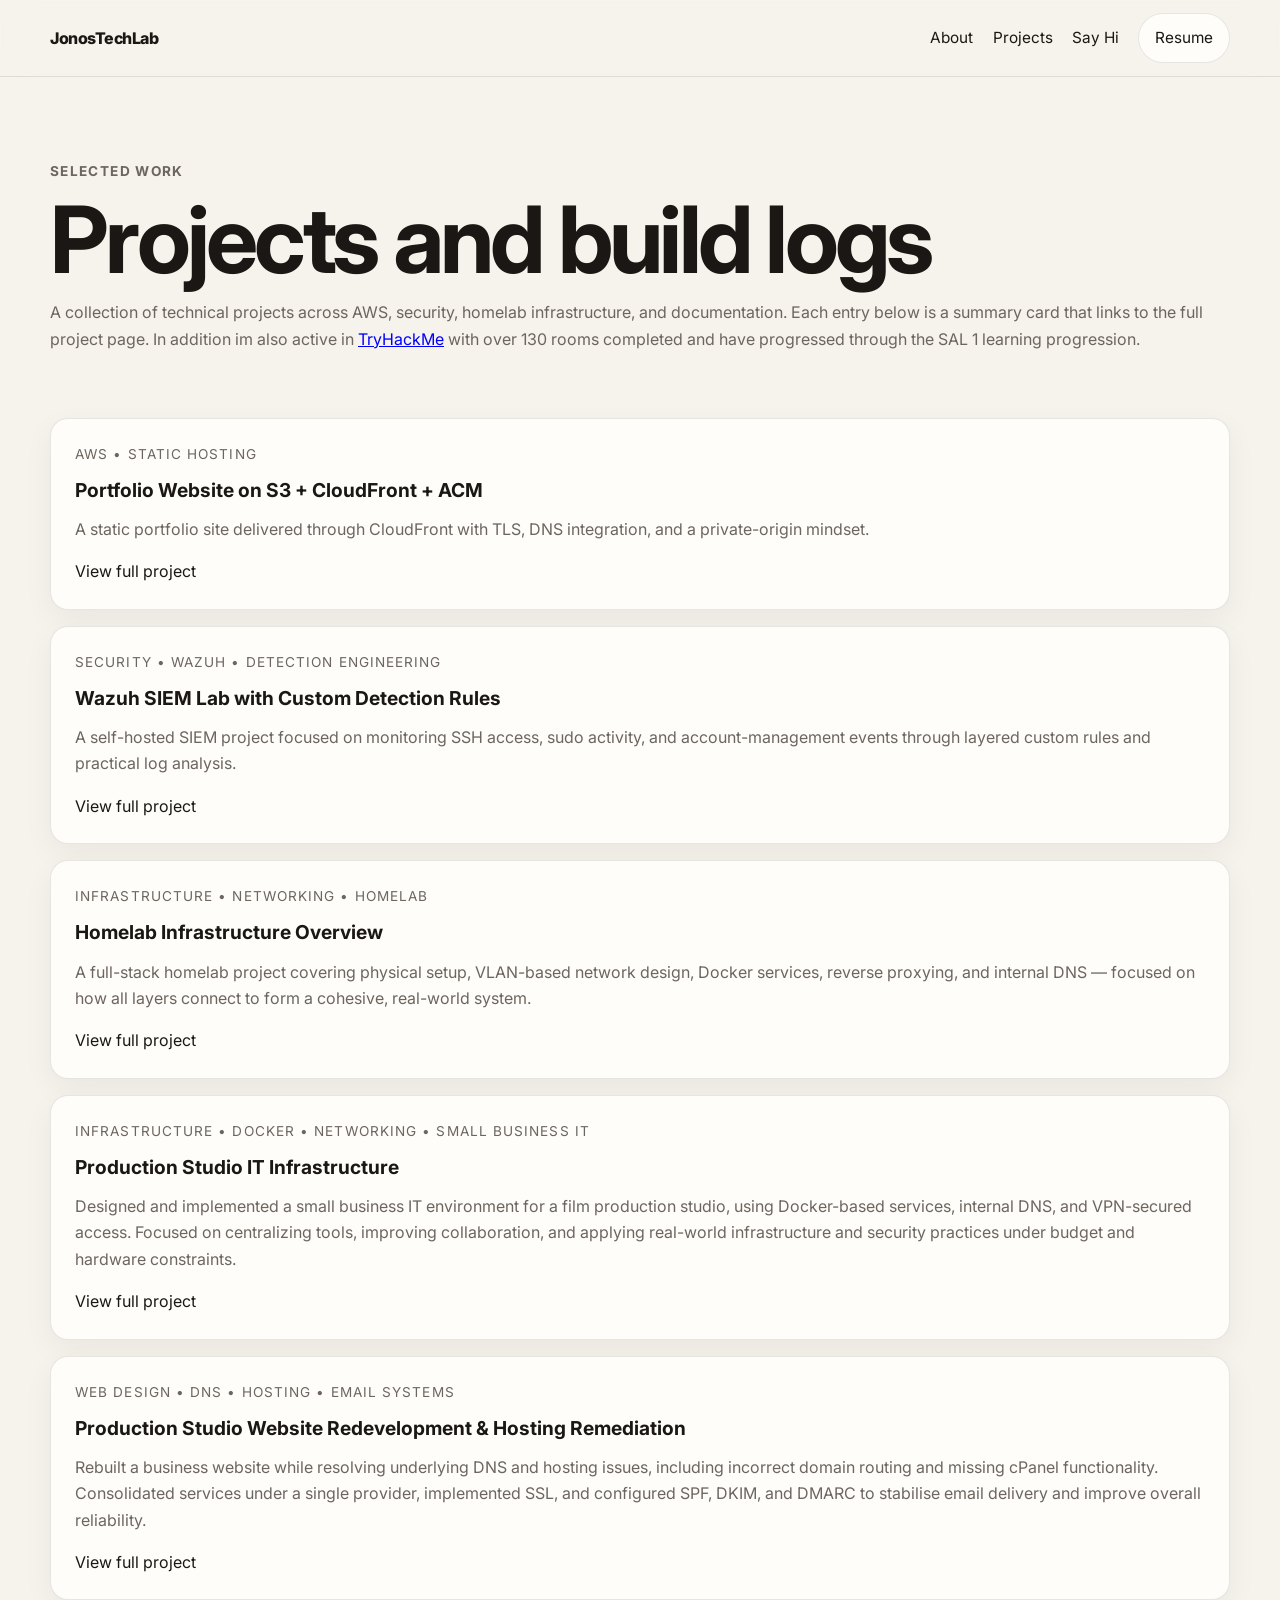
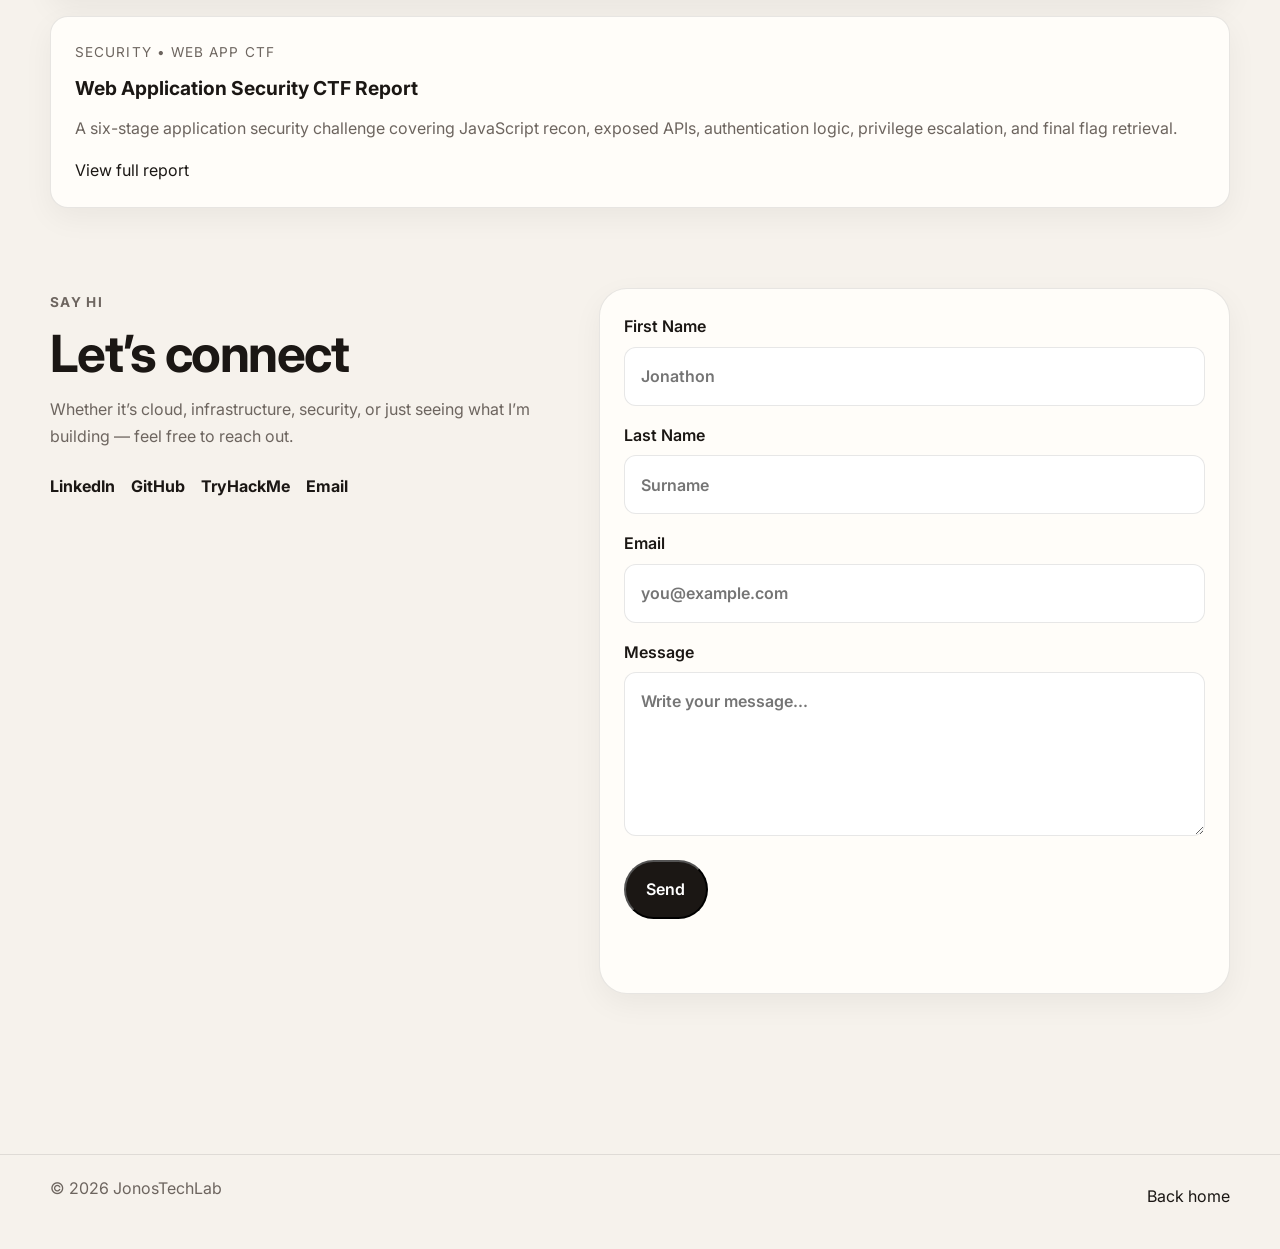
<file: site/projects.html>
<!DOCTYPE html>
<html lang="en">
<head>
  <meta charset="UTF-8" />
  <meta name="viewport" content="width=device-width, initial-scale=1.0" />
  <title>Projects | JonosTechLab</title>
  <meta
    name="description"
    content="Project index for JonosTechLab featuring infrastructure, security, and cloud build logs."
  />
  <link rel="preconnect" href="https://fonts.googleapis.com">
  <link rel="preconnect" href="https://fonts.gstatic.com" crossorigin>
  <link
    href="https://fonts.googleapis.com/css2?family=Inter:wght@400;500;600;700;800&display=swap"
    rel="stylesheet"
  >
  <link rel="stylesheet" href="style.css" />
</head>
<body>
  <header class="site-header" id="top">
    <div class="container nav-wrap">
      <a href="index.html" class="brand">JonosTechLab</a>

      <button class="nav-toggle" aria-label="Toggle navigation" aria-expanded="false">
        <span></span>
        <span></span>
      </button>

      <nav class="site-nav">
        
        <a href="About.html">About</a>
        <a href="projects.html">Projects</a>
        <a href="#contact">Say Hi</a>
        <a href="https://drd8wv1lhx9pb.cloudfront.net/Media/Static/JReyesResume.docx" class="resume-link">Resume</a>
      </nav>
    </div>
  </header>

  <main>
    <section class="section project-index-hero">
      <div class="container">
        <p class="section-label">Selected work</p>
        <h1 class="page-title">Projects and build logs</h1>
        <p class="page-intro">
          A collection of technical projects across AWS, security, homelab infrastructure, and documentation.
          Each entry below is a summary card that links to the full project page. 
          In addition im also active in <a href="https://tryhackme.com/p/gigabrain4000000" class="HYPERLINK">TryHackMe</a> with over 130 rooms completed and have progressed through the SAL 1 learning progression. 
        </p>
      </div>
    </section>

    <section class="section project-index-section">
      <div class="container">
        <div class="project-list">

          <a class="project-card-link" href="Projects/Portfolio%20Website%20on%20S3.html">
            <article class="project-card project-summary-card">
              <div class="project-meta">AWS • Static Hosting</div>
              <h3>Portfolio Website on S3 + CloudFront + ACM</h3>
              <p>
                A static portfolio site delivered through CloudFront with TLS, DNS integration,
                and a private-origin mindset.
              </p>
              <span class="project-read-more">View full project</span>
            </article>
          </a>

          <a class="project-card-link" href="Projects/WazuhSiemLab.html">
  <article class="project-card project-summary-card">
    <div class="project-meta">Security • Wazuh • Detection Engineering</div>
    <h3>Wazuh SIEM Lab with Custom Detection Rules</h3>
    <p>
      A self-hosted SIEM project focused on monitoring SSH access, sudo activity,
      and account-management events through layered custom rules and practical log analysis.
    </p>
    <span class="project-read-more">View full project</span>
  </article>
            </a>
          
          <a class="project-card-link" href="Projects/homelab-project.html">
  <article class="project-card project-summary-card">
    <div class="project-meta">Infrastructure • Networking • Homelab</div>
    <h3>Homelab Infrastructure Overview</h3>
    <p>
      A full-stack homelab project covering physical setup, VLAN-based network design,
      Docker services, reverse proxying, and internal DNS — focused on how all layers
      connect to form a cohesive, real-world system.
    </p>
    <span class="project-read-more">View full project</span>
  </article>
          </a>

  <a class="project-card-link" href="Projects/production-studio-it-infrastructure.html">
  <article class="project-card project-summary-card">
    <div class="project-meta">Infrastructure • Docker • Networking • Small Business IT</div>
    <h3>Production Studio IT Infrastructure</h3>
    <p>
      Designed and implemented a small business IT environment for a film production studio,
      using Docker-based services, internal DNS, and VPN-secured access. Focused on centralizing
      tools, improving collaboration, and applying real-world infrastructure and security practices
      under budget and hardware constraints.
    </p>
    <span class="project-read-more">View full project</span>
  </article>
          </a>
          
  <a class="project-card-link" href="Projects/Production-studio-Website.html">
  <article class="project-card project-summary-card">
    <div class="project-meta">Web Design • DNS • Hosting • Email Systems</div>
    <h3>Production Studio Website Redevelopment & Hosting Remediation</h3>
    <p>
      Rebuilt a business website while resolving underlying DNS and hosting issues, including
      incorrect domain routing and missing cPanel functionality. Consolidated services under a
      single provider, implemented SSL, and configured SPF, DKIM, and DMARC to stabilise email
      delivery and improve overall reliability.
    </p>
    <span class="project-read-more">View full project</span>
  </article>
</a>
          <!--
          <a class="project-card-link" href="projects/homelab-services.html">
            <article class="project-card project-summary-card">
              <div class="project-meta">Homelab • Infrastructure</div>
              <h3>Self-Hosted Lab Services</h3>
              <p>
                Internal services, Docker networking, reverse proxying, and secure access
                patterns for personal infrastructure.
              </p>
              <span class="project-read-more">View full project</span>
            </article>
          </a>

          <a class="project-card-link" href="projects/soc-journey.html">
            <article class="project-card project-summary-card">
              <div class="project-meta">Security • Documentation</div>
              <h3>SOC / Security Learning Journey</h3>
              <p>
                Detection practice, notes, walkthroughs, and structured write-ups showing
                technical growth over time.
              </p>
              <span class="project-read-more">View full project</span>
            </article>
          </a>
          -->
  <a class="project-card-link" href="Projects/Web%20Application%20Security%20CTF%20Report.html">
    <article class="project-card project-summary-card">
        <div class="project-meta">Security • Web App CTF</div>
        <h3>Web Application Security CTF Report</h3>
        <p>
            A six-stage application security challenge covering JavaScript recon, exposed APIs,
            authentication logic, privilege escalation, and final flag retrieval.
        </p>
        <span class="project-read-more">View full report</span>
    </article>
</a>
        </div>
      </div>
 <section class="contact section" id="contact">
      <div class="container contact-grid">
        <div>
          <p class="section-label">Say Hi</p>
          <h2>Let’s connect</h2>
          <p>
            Whether it’s cloud, infrastructure, security, or just seeing what I’m building — feel
            free to reach out.
          </p>

          <div class="contact-links">
            <a href="https://www.linkedin.com/in/jonathon-reyes/">LinkedIn</a>
            <a href="https://github.com/JonathonReyesPortfolio">GitHub</a>
            <a href="https://tryhackme.com/p/gigabrain4000000">TryHackMe</a>
            <a href="mailto:jonathon_reyes@live.com.au">Email</a>
          </div>
        </div>

              <form 
  class="contact-form" 
  id="contactForm"
  action="https://formspree.io/f/mgonqvoz"
  method="POST"
>
          <label>
            First Name
            <input type="text" name="firstName" placeholder="Jonathon" required />
          </label>

          <label>
            Last Name
            <input type="text" name="lastName" placeholder="Surname" required />
          </label>

          <label>
            Email
            <input type="email" name="email" placeholder="you@example.com" required />
          </label>

          <label>
            Message
            <textarea name="message" rows="5" placeholder="Write your message..." required></textarea>
          </label>

          <button type="submit" class="btn btn-primary">Send</button>
          <p class="form-message" aria-live="polite"></p>
        </form>
      </div>
    </section>
    </section>
  </main>

  <footer class="site-footer">
    <div class="container footer-wrap">
      <p>© 2026 JonosTechLab</p>
      <a href="index.html">Back home</a>
    </div>
  </footer>

  <script src="script.js"></script>
</body>
</html>
</file>
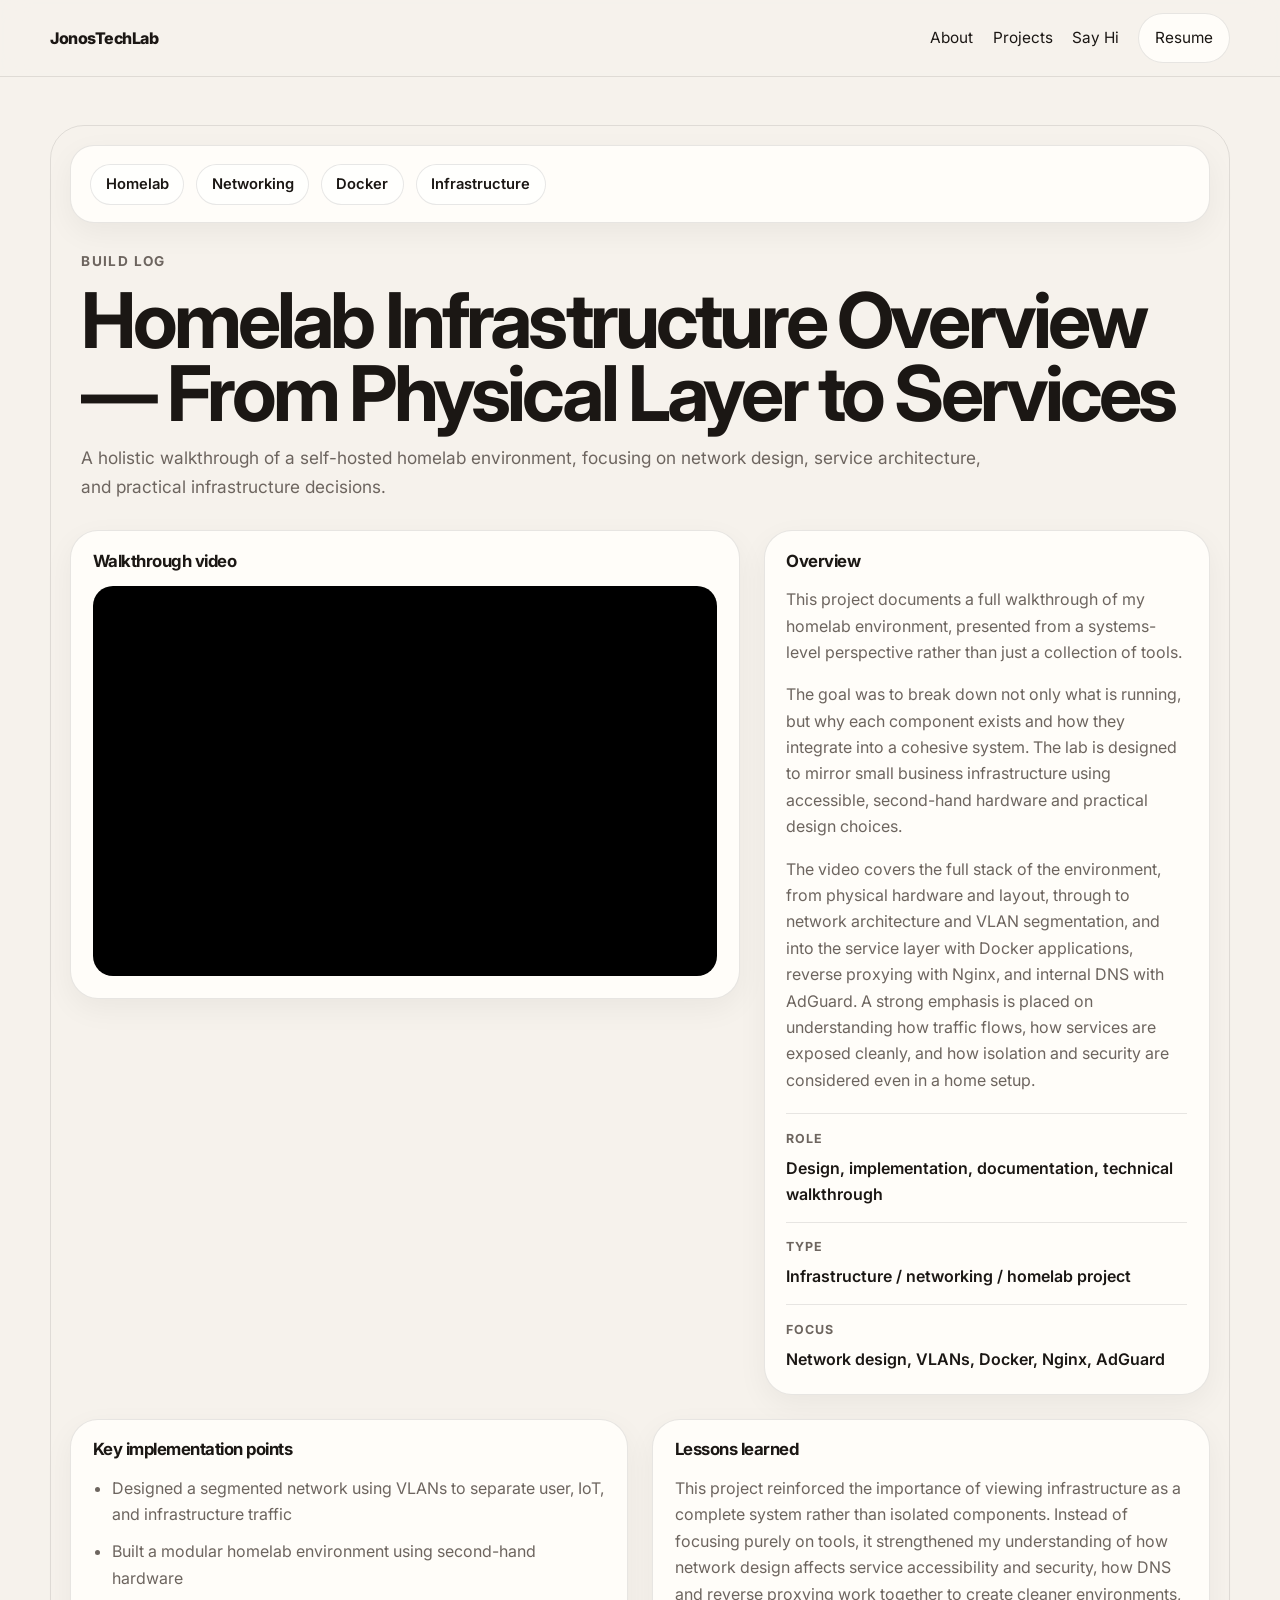
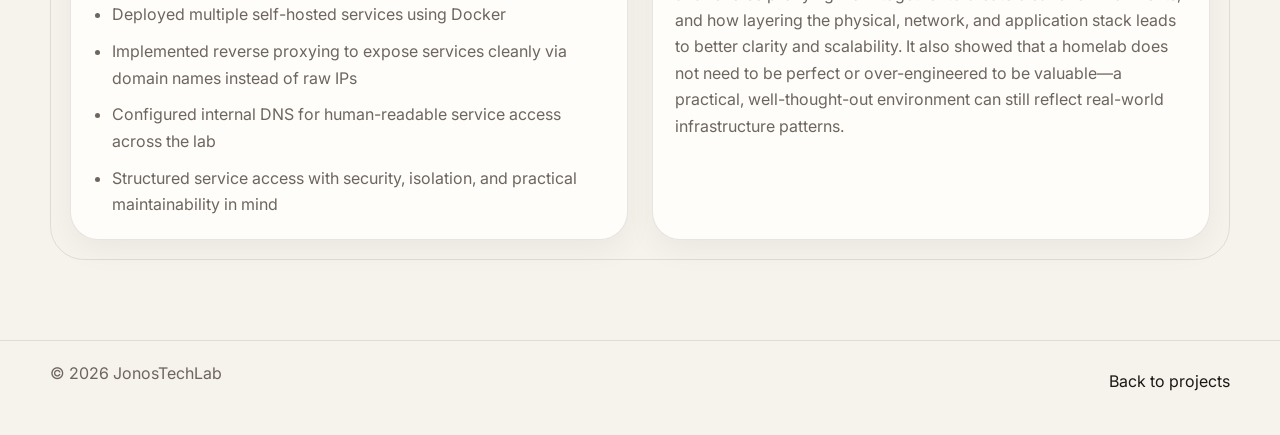
<file: site/Projects/homelab-project.html>
<!DOCTYPE html>
<html lang="en">
<head>
  <meta charset="UTF-8" />
  <meta name="viewport" content="width=device-width, initial-scale=1.0" />
  <title>AWS Portfolio Website | JonosTechLab</title>
  <meta
    name="description"
    content="Build log and walkthrough for my AWS portfolio website project."
  />
  <link rel="preconnect" href="https://fonts.googleapis.com">
  <link rel="preconnect" href="https://fonts.gstatic.com" crossorigin>
  <link
    href="https://fonts.googleapis.com/css2?family=Inter:wght@400;500;600;700;800&display=swap"
    rel="stylesheet"
  >
  <link rel="stylesheet" href="../style.css" />
</head>
<body>
  <header class="site-header" id="top">
    <div class="container nav-wrap">
      <a href="../index.html" class="brand">JonosTechLab</a>

      <button class="nav-toggle" aria-label="Toggle navigation" aria-expanded="false">
        <span></span>
        <span></span>
      </button>

      <nav class="site-nav">
      
        <a href="/About.html">About</a>
        <a href="/projects.html">Projects</a>
        <a href="/index.html#contact">Say Hi</a>
        <a href="https://drd8wv1lhx9pb.cloudfront.net/Media/Static/JReyesResume.docx" class="resume-link">Resume</a>
      </nav>
    </div>
  </header>

  <main>
  <section class="section project-detail-shell">
    <div class="container">

      <article class="blog-project-frame">
        <div class="blog-project-toolbar">
          <div class="blog-project-toolbar-inner">
            <span class="toolbar-chip">Homelab</span>
            <span class="toolbar-chip">Networking</span>
            <span class="toolbar-chip">Docker</span>
            <span class="toolbar-chip">Infrastructure</span>
          </div>
        </div>

        <div class="blog-project-header">
          <p class="section-label">Build Log</p>
          <h1 class="blog-project-title">Homelab Infrastructure Overview — From Physical Layer to Services</h1>
          <p class="blog-project-subtitle">
            A holistic walkthrough of a self-hosted homelab environment, focusing on network design,
            service architecture, and practical infrastructure decisions.
          </p>
        </div>

        <div class="blog-project-main">
          <section class="blog-project-video-card">
            <h2 class="panel-title">Walkthrough video</h2>

            <div class="video-embed">
              <iframe
                src="https://www.youtube.com/embed/Jx4Dq2_vK_U?si=N8ptvos425M0lq9I"
                title="Homelab Infrastructure Overview"
                allowfullscreen
              ></iframe>
            </div>
          </section>

          <aside class="blog-project-text-card">
            <h2 class="panel-title">Overview</h2>

            <p>
              This project documents a full walkthrough of my homelab environment, presented from a
              systems-level perspective rather than just a collection of tools.
            </p>

            <p>
              The goal was to break down not only what is running, but why each component exists and
              how they integrate into a cohesive system. The lab is designed to mirror small business
              infrastructure using accessible, second-hand hardware and practical design choices.
            </p>

            <p>
              The video covers the full stack of the environment, from physical hardware and layout,
              through to network architecture and VLAN segmentation, and into the service layer with
              Docker applications, reverse proxying with Nginx, and internal DNS with AdGuard. A
              strong emphasis is placed on understanding how traffic flows, how services are exposed
              cleanly, and how isolation and security are considered even in a home setup.
            </p>

            <div class="project-detail-meta">
              <div class="meta-block">
                <span class="meta-label">Role</span>
                <span class="meta-value">Design, implementation, documentation, technical walkthrough</span>
              </div>

              <div class="meta-block">
                <span class="meta-label">Type</span>
                <span class="meta-value">Infrastructure / networking / homelab project</span>
              </div>

              <div class="meta-block">
                <span class="meta-label">Focus</span>
                <span class="meta-value">Network design, VLANs, Docker, Nginx, AdGuard</span>
              </div>
            </div>
          </aside>
        </div>

        <div class="blog-project-lower">
          <section class="project-lower-panel">
            <h2 class="panel-title">Key implementation points</h2>
            <ul class="project-detail-list">
              <li>Designed a segmented network using VLANs to separate user, IoT, and infrastructure traffic</li>
              <li>Built a modular homelab environment using second-hand hardware</li>
              <li>Deployed multiple self-hosted services using Docker</li>
              <li>Implemented reverse proxying to expose services cleanly via domain names instead of raw IPs</li>
              <li>Configured internal DNS for human-readable service access across the lab</li>
              <li>Structured service access with security, isolation, and practical maintainability in mind</li>
            </ul>
          </section>

          <section class="project-lower-panel">
            <h2 class="panel-title">Lessons learned</h2>
            <p>
              This project reinforced the importance of viewing infrastructure as a complete system
              rather than isolated components. Instead of focusing purely on tools, it strengthened my
              understanding of how network design affects service accessibility and security, how DNS
              and reverse proxying work together to create cleaner environments, and how layering the
              physical, network, and application stack leads to better clarity and scalability. It also
              showed that a homelab does not need to be perfect or over-engineered to be valuable—a
              practical, well-thought-out environment can still reflect real-world infrastructure
              patterns.
            </p>
          </section>
        </div>
      </article>

    </div>
  </section>
</main>

  <footer class="site-footer">
    <div class="container footer-wrap">
      <p>© 2026 JonosTechLab</p>
      <a href="../projects.html">Back to projects</a>
    </div>
  </footer>

  <script src="../script.js"></script>
</body>
</html>
</file>
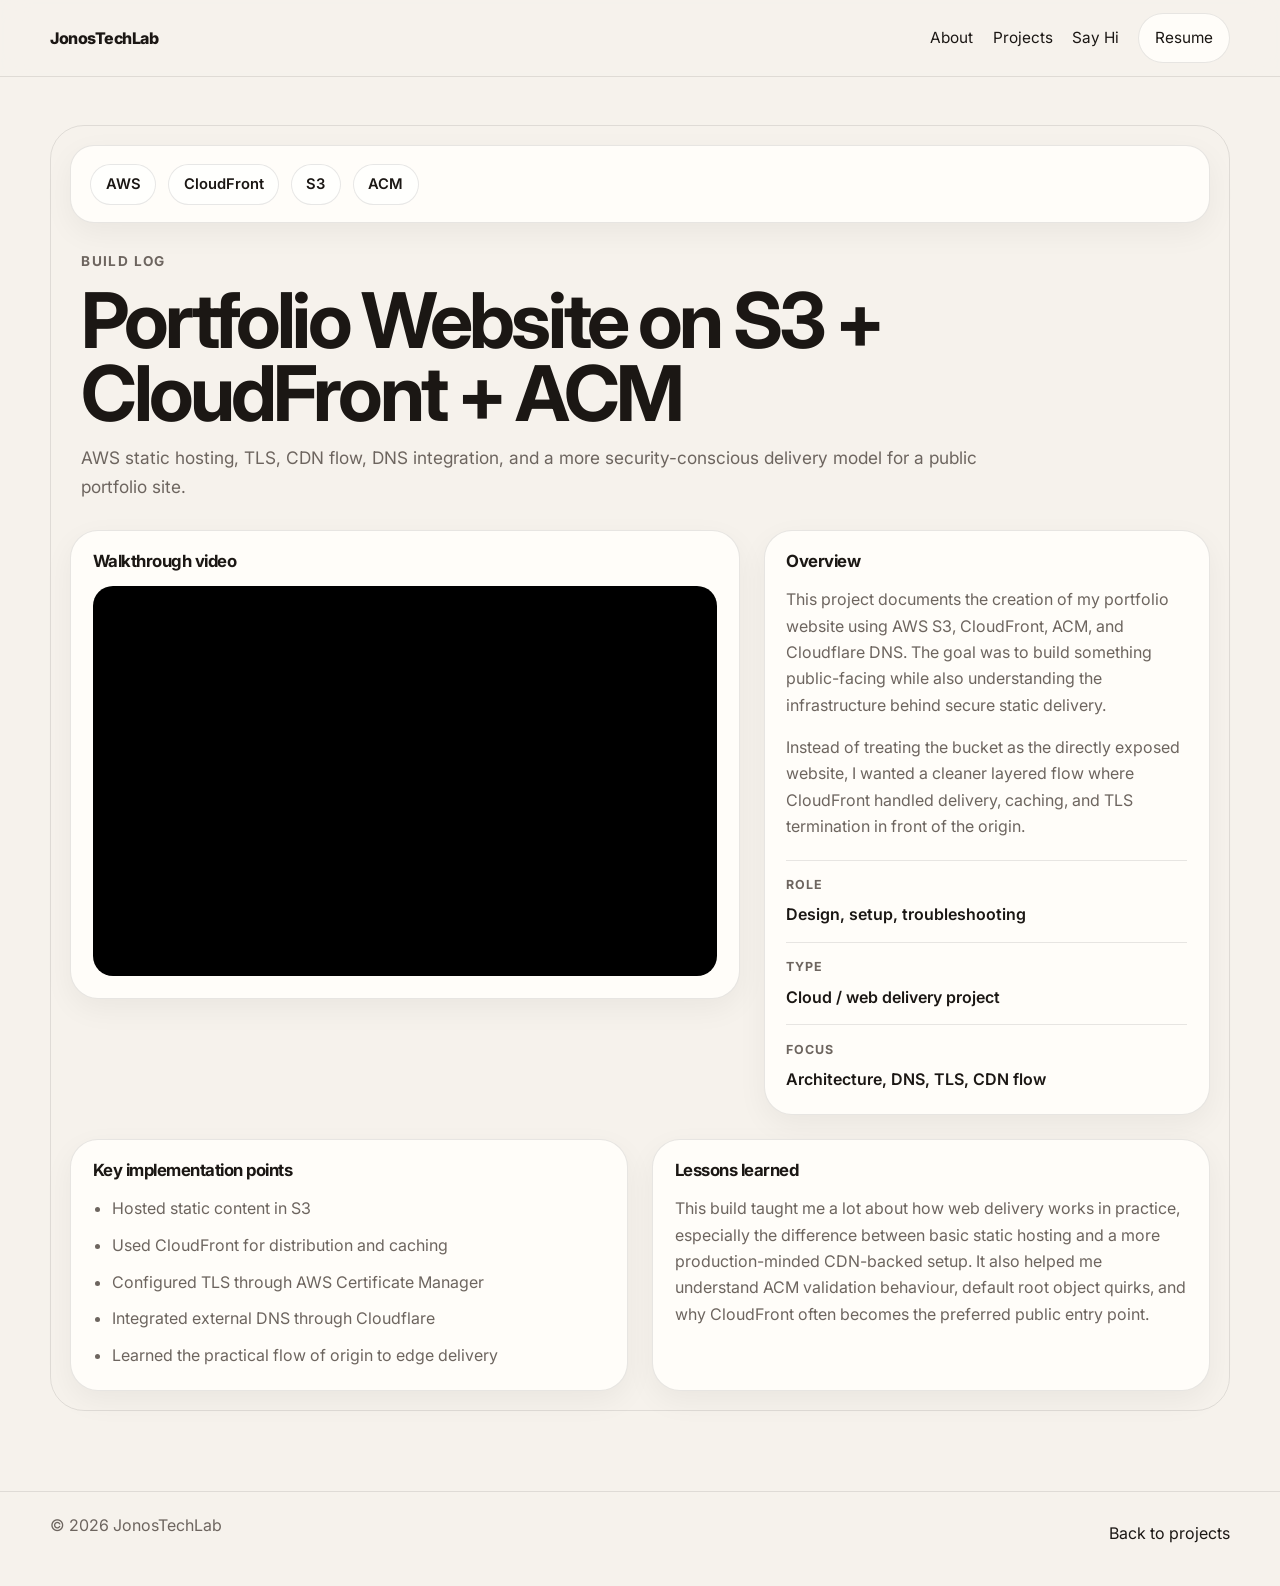
<file: site/Projects/Portfolio Website on S3.html>
<!DOCTYPE html>
<html lang="en">
<head>
  <meta charset="UTF-8" />
  <meta name="viewport" content="width=device-width, initial-scale=1.0" />
  <title>AWS Portfolio Website | JonosTechLab</title>
  <meta
    name="description"
    content="Build log and walkthrough for my AWS portfolio website project."
  />
  <link rel="preconnect" href="https://fonts.googleapis.com">
  <link rel="preconnect" href="https://fonts.gstatic.com" crossorigin>
  <link
    href="https://fonts.googleapis.com/css2?family=Inter:wght@400;500;600;700;800&display=swap"
    rel="stylesheet"
  >
  <link rel="stylesheet" href="../style.css" />
</head>
<body>
  <header class="site-header" id="top">
    <div class="container nav-wrap">
      <a href="../index.html" class="brand">JonosTechLab</a>

      <button class="nav-toggle" aria-label="Toggle navigation" aria-expanded="false">
        <span></span>
        <span></span>
      </button>

      <nav class="site-nav">
      
        <a href="/About.html">About</a>
        <a href="/projects.html">Projects</a>
        <a href="/index.html#contact">Say Hi</a>
        <a href="https://drd8wv1lhx9pb.cloudfront.net/Media/Static/JReyesResume.docx" class="resume-link">Resume</a>
      </nav>
    </div>
  </header>

  <main>
    <section class="section project-detail-shell">
      <div class="container">

        <article class="blog-project-frame">
          <div class="blog-project-toolbar">
            <div class="blog-project-toolbar-inner">
              <span class="toolbar-chip">AWS</span>
              <span class="toolbar-chip">CloudFront</span>
              <span class="toolbar-chip">S3</span>
              <span class="toolbar-chip">ACM</span>
            </div>
          </div>

          <div class="blog-project-header">
            <p class="section-label">Build Log</p>
            <h1 class="blog-project-title">Portfolio Website on S3 + CloudFront + ACM</h1>
            <p class="blog-project-subtitle">
              AWS static hosting, TLS, CDN flow, DNS integration, and a more security-conscious
              delivery model for a public portfolio site.
            </p>
          </div>

          <div class="blog-project-main">
            <section class="blog-project-video-card">
              <h2 class="panel-title">Walkthrough video</h2>

              <!--<video controls class="project-video">
                <source src="https://youtu.be/p0ANQ5MlDXc" type="video/mp4" />
                Your browser does not support the video tag.
              </video>-->

              <!-- If using YouTube instead: -->
              <div class="video-embed">
                <iframe
                  src="https://www.youtube.com/embed/pgS2Ssqiagw"
                  title="AWS Portfolio Website Walkthrough"
                  allowfullscreen
                ></iframe>
              </div>
              
            </section>

            <aside class="blog-project-text-card">
              <h2 class="panel-title">Overview</h2>

              <p>
                This project documents the creation of my portfolio website using AWS S3,
                CloudFront, ACM, and Cloudflare DNS. The goal was to build something public-facing
                while also understanding the infrastructure behind secure static delivery.
              </p>

              <p>
                Instead of treating the bucket as the directly exposed website, I wanted a cleaner
                layered flow where CloudFront handled delivery, caching, and TLS termination in
                front of the origin.
              </p>

              <div class="project-detail-meta">
                <div class="meta-block">
                  <span class="meta-label">Role</span>
                  <span class="meta-value">Design, setup, troubleshooting</span>
                </div>

                <div class="meta-block">
                  <span class="meta-label">Type</span>
                  <span class="meta-value">Cloud / web delivery project</span>
                </div>

                <div class="meta-block">
                  <span class="meta-label">Focus</span>
                  <span class="meta-value">Architecture, DNS, TLS, CDN flow</span>
                </div>
              </div>
            </aside>
          </div>

          <div class="blog-project-lower">
            <section class="project-lower-panel">
              <h2 class="panel-title">Key implementation points</h2>
              <ul class="project-detail-list">
                <li>Hosted static content in S3</li>
                <li>Used CloudFront for distribution and caching</li>
                <li>Configured TLS through AWS Certificate Manager</li>
                <li>Integrated external DNS through Cloudflare</li>
                <li>Learned the practical flow of origin to edge delivery</li>
              </ul>
            </section>

            <section class="project-lower-panel">
              <h2 class="panel-title">Lessons learned</h2>
              <p>
                This build taught me a lot about how web delivery works in practice, especially the
                difference between basic static hosting and a more production-minded CDN-backed setup.
                It also helped me understand ACM validation behaviour, default root object quirks,
                and why CloudFront often becomes the preferred public entry point.
              </p>
            </section>
          </div>
        </article>

      </div>
    </section>
  </main>

  <footer class="site-footer">
    <div class="container footer-wrap">
      <p>© 2026 JonosTechLab</p>
      <a href="../projects.html">Back to projects</a>
    </div>
  </footer>

  <script src="../script.js"></script>
</body>
</html>
</file>
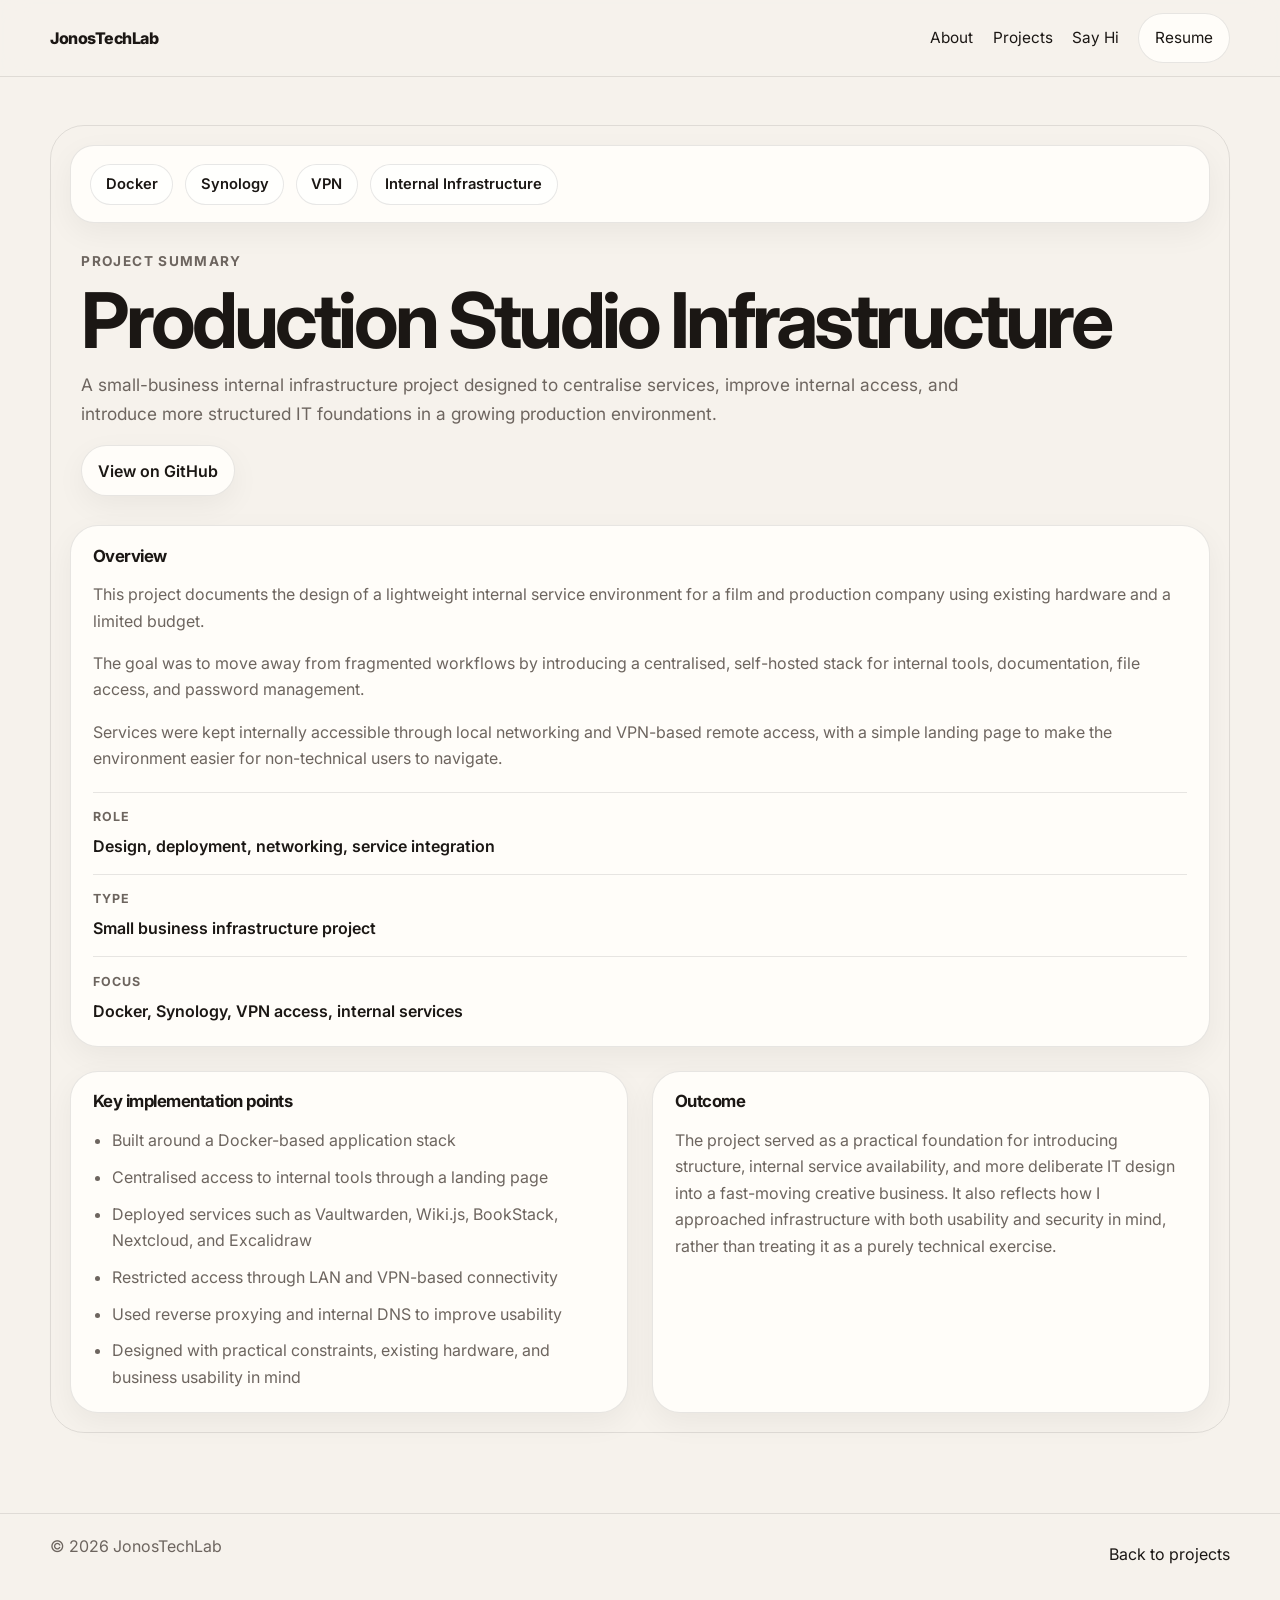
<file: site/Projects/production-studio-it-infrastructure.html>
<!doctype html>
<html lang="en">
    <head>
        <meta charset="UTF-8" />
        <meta name="viewport" content="width=device-width, initial-scale=1.0" />
        <title>Production Studio Infrastructure | JonosTechLab</title>
        <meta
            name="description"
            content="Summary of a small production studio infrastructure project built under real-world constraints." />
        <link rel="preconnect" href="https://fonts.googleapis.com" />
        <link rel="preconnect" href="https://fonts.gstatic.com" crossorigin />
        <link
            href="https://fonts.googleapis.com/css2?family=Inter:wght@400;500;600;700;800&display=swap"
            rel="stylesheet" />
        <link rel="stylesheet" href="../style.css" />
    </head>
    <body>
        <header class="site-header" id="top">
            <div class="container nav-wrap">
                <a href="../index.html" class="brand">JonosTechLab</a>

                <button class="nav-toggle" aria-label="Toggle navigation" aria-expanded="false">
                    <span></span>
                    <span></span>
                </button>

                <nav class="site-nav">
                    <a href="/About.html">About</a>
                    <a href="/projects.html">Projects</a>
                    <a href="/index.html#contact">Say Hi</a>
                    <a href="https://drd8wv1lhx9pb.cloudfront.net/Media/Static/JReyesResume.docx" class="resume-link">
                        Resume
                    </a>
                </nav>
            </div>
        </header>

        <main>
            <section class="section project-detail-shell">
                <div class="container">
                    <article class="blog-project-frame">
                        <div class="blog-project-toolbar">
                            <div class="blog-project-toolbar-inner">
                                <span class="toolbar-chip">Docker</span>
                                <span class="toolbar-chip">Synology</span>
                                <span class="toolbar-chip">VPN</span>
                                <span class="toolbar-chip">Internal Infrastructure</span>
                            </div>
                        </div>

                        <div class="blog-project-header">
                            <p class="section-label">Project Summary</p>
                            <h1 class="blog-project-title">Production Studio Infrastructure</h1>
                            <p class="blog-project-subtitle">
                                A small-business internal infrastructure project designed to centralise services,
                                improve internal access, and introduce more structured IT foundations in a growing
                                production environment.
                            </p>

                            <div class="project-links">
                                <a
                                    href="https://github.com/JonathonReyesPortfolio/production-studio-it-infrastructure"
                                    class="project-link-btn"
                                    target="_blank"
                                    rel="noopener noreferrer">
                                    View on GitHub
                                </a>
                            </div>
                        </div>

                        <div class="blog-project-main blog-project-main--no-video">
                            <section class="blog-project-text-card">
                                <h2 class="panel-title">Overview</h2>

                                <p>
                                    This project documents the design of a lightweight internal service environment for
                                    a film and production company using existing hardware and a limited budget.
                                </p>

                                <p>
                                    The goal was to move away from fragmented workflows by introducing a centralised,
                                    self-hosted stack for internal tools, documentation, file access, and password
                                    management.
                                </p>

                                <p>
                                    Services were kept internally accessible through local networking and VPN-based
                                    remote access, with a simple landing page to make the environment easier for
                                    non-technical users to navigate.
                                </p>

                                <div class="project-detail-meta">
                                    <div class="meta-block">
                                        <span class="meta-label">Role</span>
                                        <span class="meta-value">
                                            Design, deployment, networking, service integration
                                        </span>
                                    </div>

                                    <div class="meta-block">
                                        <span class="meta-label">Type</span>
                                        <span class="meta-value">Small business infrastructure project</span>
                                    </div>

                                    <div class="meta-block">
                                        <span class="meta-label">Focus</span>
                                        <span class="meta-value">Docker, Synology, VPN access, internal services</span>
                                    </div>
                                </div>
                            </section>
                        </div>

                        <div class="blog-project-lower">
                            <section class="project-lower-panel">
                                <h2 class="panel-title">Key implementation points</h2>
                                <ul class="project-detail-list">
                                    <li>Built around a Docker-based application stack</li>
                                    <li>Centralised access to internal tools through a landing page</li>
                                    <li>
                                        Deployed services such as Vaultwarden, Wiki.js, BookStack, Nextcloud, and
                                        Excalidraw
                                    </li>
                                    <li>Restricted access through LAN and VPN-based connectivity</li>
                                    <li>Used reverse proxying and internal DNS to improve usability</li>
                                    <li>
                                        Designed with practical constraints, existing hardware, and business usability
                                        in mind
                                    </li>
                                </ul>
                            </section>

                            <section class="project-lower-panel">
                                <h2 class="panel-title">Outcome</h2>
                                <p>
                                    The project served as a practical foundation for introducing structure, internal
                                    service availability, and more deliberate IT design into a fast-moving creative
                                    business. It also reflects how I approached infrastructure with both usability and
                                    security in mind, rather than treating it as a purely technical exercise.
                                </p>
                            </section>
                        </div>
                    </article>
                </div>
            </section>
        </main>

        <footer class="site-footer">
            <div class="container footer-wrap">
                <p>© 2026 JonosTechLab</p>
                <a href="../projects.html">Back to projects</a>
            </div>
        </footer>

        <script src="../script.js"></script>
    </body>
</html>
</file>
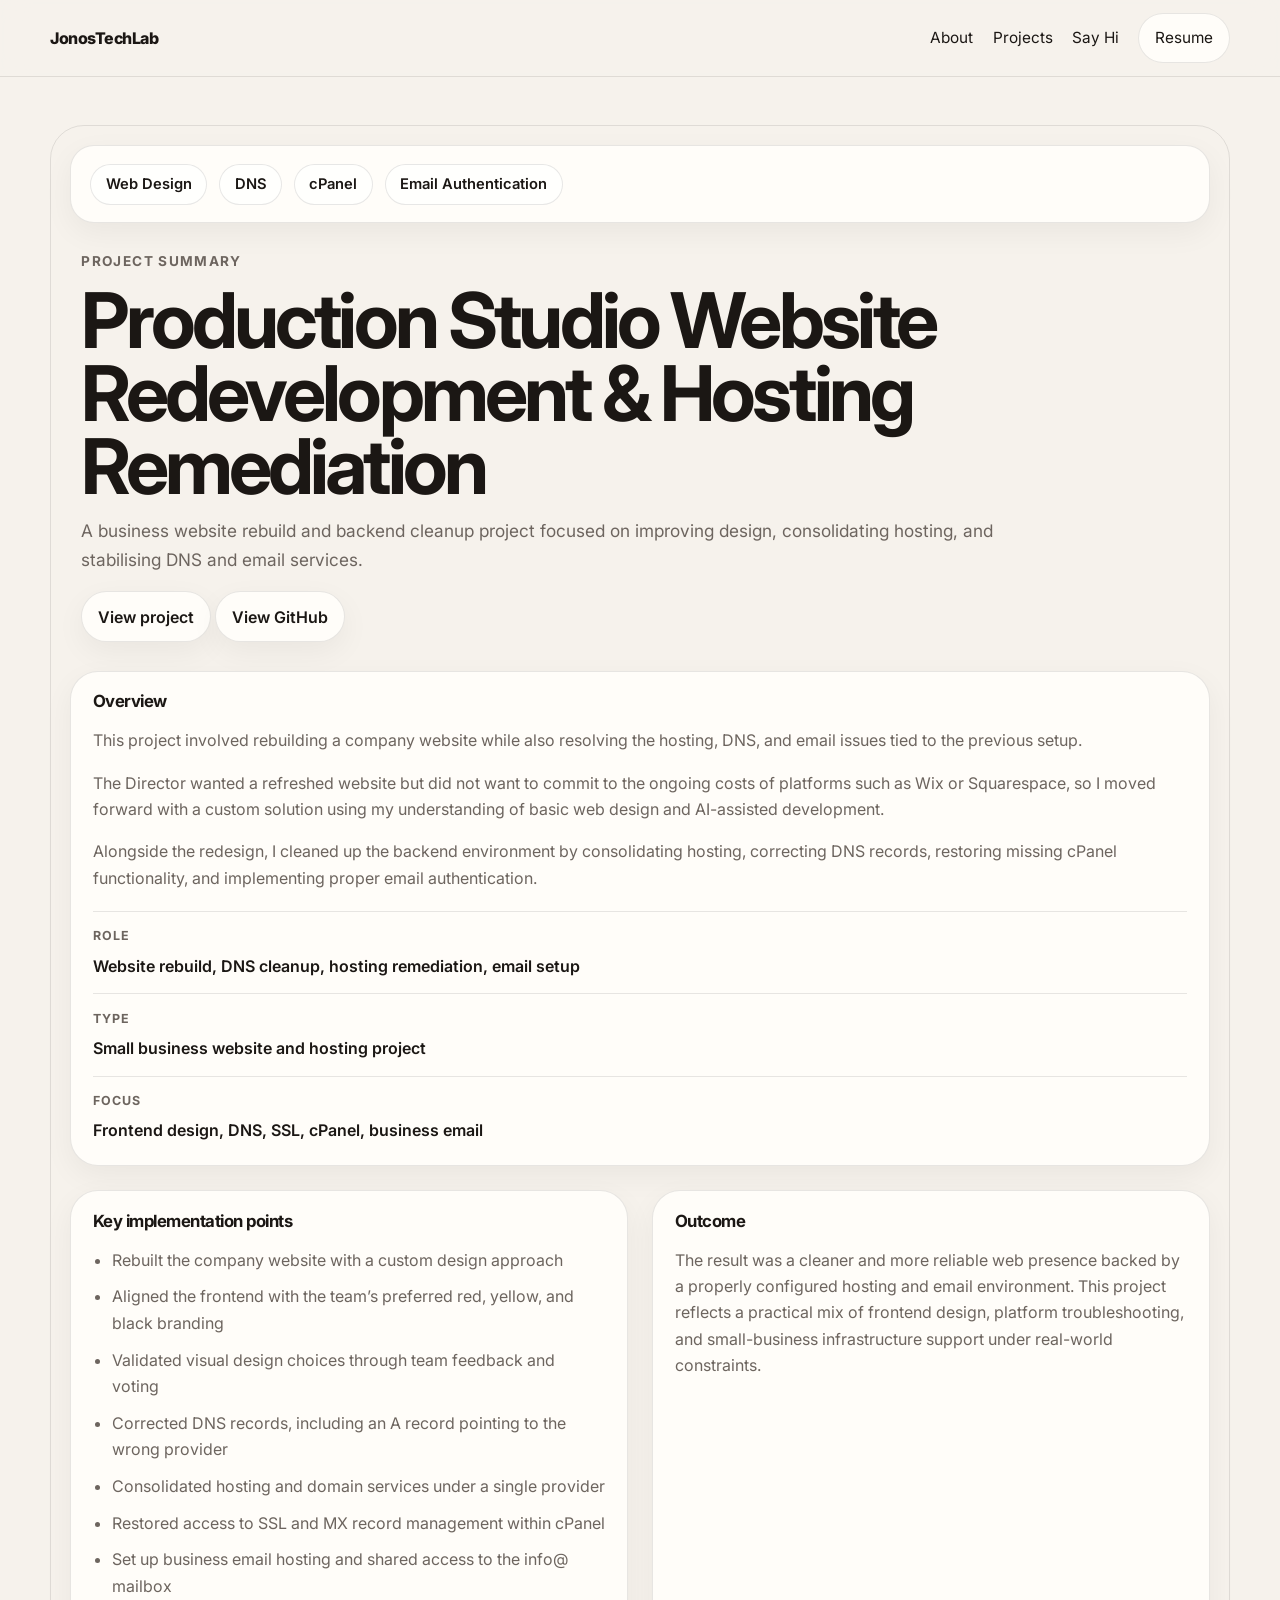
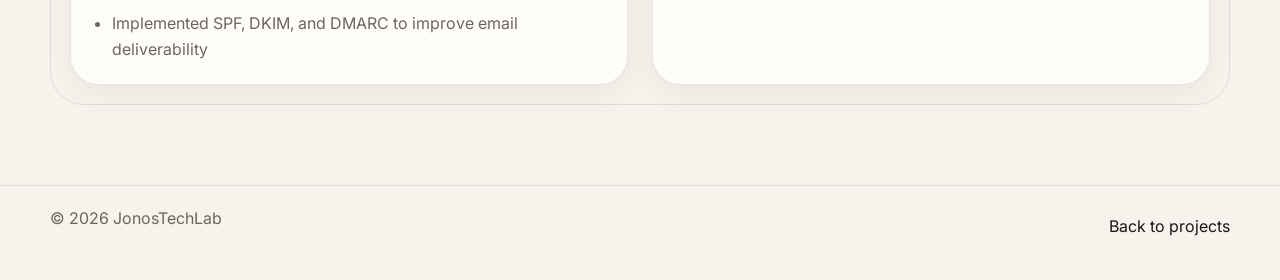
<file: site/Projects/Production-studio-Website.html>
<!doctype html>
<html lang="en">
    <head>
        <meta charset="UTF-8" />
        <meta name="viewport" content="width=device-width, initial-scale=1.0" />
        <title>Production Studio Website Redevelopment & Hosting Remediation | JonosTechLab</title>
        <meta
            name="description"
            content="Summary of a website redevelopment and hosting remediation project delivered under real-world business constraints." />
        <link rel="preconnect" href="https://fonts.googleapis.com" />
        <link rel="preconnect" href="https://fonts.gstatic.com" crossorigin />
        <link
            href="https://fonts.googleapis.com/css2?family=Inter:wght@400;500;600;700;800&display=swap"
            rel="stylesheet" />
        <link rel="stylesheet" href="../style.css" />
    </head>
    <body>
        <header class="site-header" id="top">
            <div class="container nav-wrap">
                <a href="../index.html" class="brand">JonosTechLab</a>

                <button class="nav-toggle" aria-label="Toggle navigation" aria-expanded="false">
                    <span></span>
                    <span></span>
                </button>

                <nav class="site-nav">
                    <a href="/About.html">About</a>
                    <a href="/projects.html">Projects</a>
                    <a href="/index.html#contact">Say Hi</a>
                    <a href="https://drd8wv1lhx9pb.cloudfront.net/Media/Static/JReyesResume.docx" class="resume-link">
                        Resume
                    </a>
                </nav>
            </div>
        </header>

        <main>
            <section class="section project-detail-shell">
                <div class="container">
                    <article class="blog-project-frame">
                        <div class="blog-project-toolbar">
                            <div class="blog-project-toolbar-inner">
                                <span class="toolbar-chip">Web Design</span>
                                <span class="toolbar-chip">DNS</span>
                                <span class="toolbar-chip">cPanel</span>
                                <span class="toolbar-chip">Email Authentication</span>
                            </div>
                        </div>

                        <div class="blog-project-header">
                            <p class="section-label">Project Summary</p>
                            <h1 class="blog-project-title">Production Studio Website Redevelopment & Hosting Remediation</h1>
                            <p class="blog-project-subtitle">
                                A business website rebuild and backend cleanup project focused on improving design,
                                consolidating hosting, and stabilising DNS and email services.
                            </p>

                        <div class="project-links">
                            <a href="https://www.teamyas.com/" class="project-link-btn" target="_blank" rel="noopener noreferrer">
                                View project
                            </a>
                            <a href="https://github.com/JonathonReyesPortfolio/production-studio-it-infrastructure/tree/main/TeamYasWebsite" class="project-link-btn" target="_blank" rel="noopener noreferrer">
                                View GitHub
                                </a>
                        </div>
                        </div>

                        <div class="blog-project-main blog-project-main--no-video">
                            <section class="blog-project-text-card">
                                <h2 class="panel-title">Overview</h2>

                                <p>
                                    This project involved rebuilding a company website while also resolving the
                                    hosting, DNS, and email issues tied to the previous setup.
                                </p>

                                <p>
                                    The Director wanted a refreshed website but did not want to commit to the ongoing
                                    costs of platforms such as Wix or Squarespace, so I moved forward with a custom
                                    solution using my understanding of basic web design and AI-assisted development.
                                </p>

                                <p>
                                    Alongside the redesign, I cleaned up the backend environment by consolidating
                                    hosting, correcting DNS records, restoring missing cPanel functionality, and
                                    implementing proper email authentication.
                                </p>

                                <div class="project-detail-meta">
                                    <div class="meta-block">
                                        <span class="meta-label">Role</span>
                                        <span class="meta-value">
                                            Website rebuild, DNS cleanup, hosting remediation, email setup
                                        </span>
                                    </div>

                                    <div class="meta-block">
                                        <span class="meta-label">Type</span>
                                        <span class="meta-value">Small business website and hosting project</span>
                                    </div>

                                    <div class="meta-block">
                                        <span class="meta-label">Focus</span>
                                        <span class="meta-value">Frontend design, DNS, SSL, cPanel, business email</span>
                                    </div>
                                </div>
                            </section>
                        </div>

                        <div class="blog-project-lower">
                            <section class="project-lower-panel">
                                <h2 class="panel-title">Key implementation points</h2>
                                <ul class="project-detail-list">
                                    <li>Rebuilt the company website with a custom design approach</li>
                                    <li>Aligned the frontend with the team’s preferred red, yellow, and black branding</li>
                                    <li>Validated visual design choices through team feedback and voting</li>
                                    <li>Corrected DNS records, including an A record pointing to the wrong provider</li>
                                    <li>Consolidated hosting and domain services under a single provider</li>
                                    <li>Restored access to SSL and MX record management within cPanel</li>
                                    <li>Set up business email hosting and shared access to the info@ mailbox</li>
                                    <li>Implemented SPF, DKIM, and DMARC to improve email deliverability</li>
                                </ul>
                            </section>

                            <section class="project-lower-panel">
                                <h2 class="panel-title">Outcome</h2>
                                <p>
                                    The result was a cleaner and more reliable web presence backed by a properly
                                    configured hosting and email environment. This project reflects a practical mix of
                                    frontend design, platform troubleshooting, and small-business infrastructure
                                    support under real-world constraints.
                                </p>
                            </section>
                        </div>
                    </article>
                </div>
            </section>
        </main>

        <footer class="site-footer">
            <div class="container footer-wrap">
                <p>© 2026 JonosTechLab</p>
                <a href="../projects.html">Back to projects</a>
            </div>
        </footer>

        <script src="../script.js"></script>
    </body>
</html>
</file>
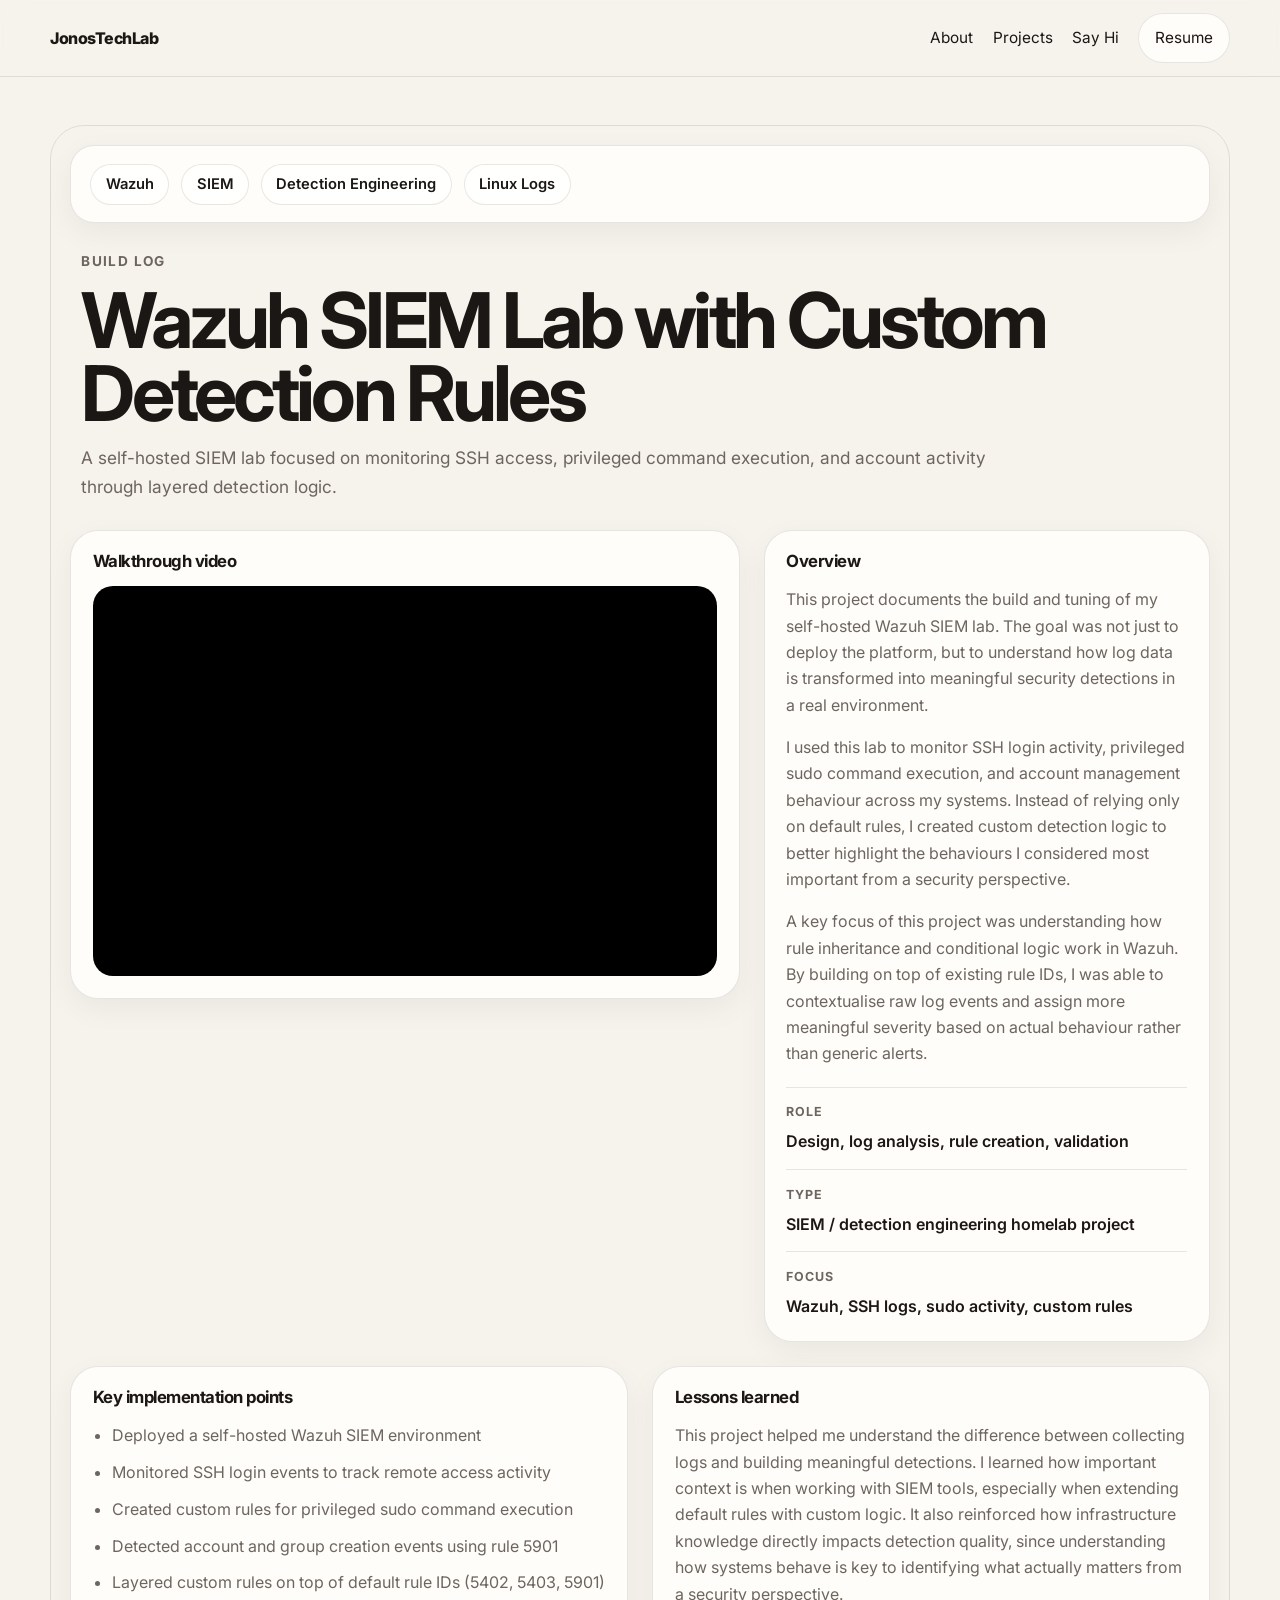
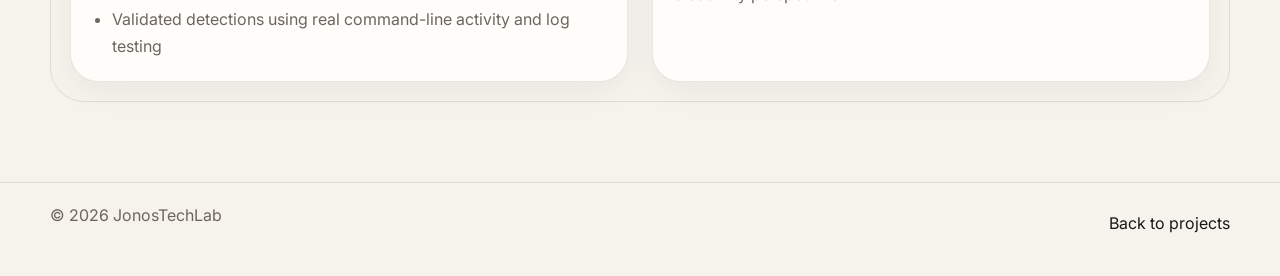
<file: site/Projects/WazuhSiemLab.html>
<!DOCTYPE html>
<html lang="en">
<head>
  <meta charset="UTF-8" />
  <meta name="viewport" content="width=device-width, initial-scale=1.0" />
  <title>AWS Portfolio Website | JonosTechLab</title>
  <meta
    name="description"
    content="Build log and walkthrough for my AWS portfolio website project."
  />
  <link rel="preconnect" href="https://fonts.googleapis.com">
  <link rel="preconnect" href="https://fonts.gstatic.com" crossorigin>
  <link
    href="https://fonts.googleapis.com/css2?family=Inter:wght@400;500;600;700;800&display=swap"
    rel="stylesheet"
  >
  <link rel="stylesheet" href="../style.css" />
</head>
<body>
  <header class="site-header" id="top">
    <div class="container nav-wrap">
      <a href="../index.html" class="brand">JonosTechLab</a>

      <button class="nav-toggle" aria-label="Toggle navigation" aria-expanded="false">
        <span></span>
        <span></span>
      </button>

      <nav class="site-nav">
      
        <a href="/About.html">About</a>
        <a href="/projects.html">Projects</a>
        <a href="/index.html#contact">Say Hi</a>
        <a href="https://drd8wv1lhx9pb.cloudfront.net/Media/Static/JReyesResume.docx" class="resume-link">Resume</a>
      </nav>
    </div>
  </header>

  <main>
  <section class="section project-detail-shell">
    <div class="container">

      <article class="blog-project-frame">
        <div class="blog-project-toolbar">
          <div class="blog-project-toolbar-inner">
            <span class="toolbar-chip">Wazuh</span>
            <span class="toolbar-chip">SIEM</span>
            <span class="toolbar-chip">Detection Engineering</span>
            <span class="toolbar-chip">Linux Logs</span>
          </div>
        </div>

        <div class="blog-project-header">
          <p class="section-label">Build Log</p>
          <h1 class="blog-project-title">Wazuh SIEM Lab with Custom Detection Rules</h1>
          <p class="blog-project-subtitle">
            A self-hosted SIEM lab focused on monitoring SSH access, privileged command execution,
            and account activity through layered detection logic.
          </p>
        </div>

        <div class="blog-project-main">
          <section class="blog-project-video-card">
            <h2 class="panel-title">Walkthrough video</h2>

            <div class="video-embed">
              <iframe
                src="https://www.youtube.com/embed/p0ANQ5MlDXc"
                title="Wazuh SIEM Lab Walkthrough"
                allowfullscreen
              ></iframe>
            </div>
          </section>

          <aside class="blog-project-text-card">
            <h2 class="panel-title">Overview</h2>

            <p>
              This project documents the build and tuning of my self-hosted Wazuh SIEM lab. The goal
              was not just to deploy the platform, but to understand how log data is transformed into
              meaningful security detections in a real environment.
            </p>

            <p>
              I used this lab to monitor SSH login activity, privileged sudo command execution, and
              account management behaviour across my systems. Instead of relying only on default
              rules, I created custom detection logic to better highlight the behaviours I considered
              most important from a security perspective.
            </p>

            <p>
              A key focus of this project was understanding how rule inheritance and conditional
              logic work in Wazuh. By building on top of existing rule IDs, I was able to contextualise
              raw log events and assign more meaningful severity based on actual behaviour rather
              than generic alerts.
            </p>

            <div class="project-detail-meta">
              <div class="meta-block">
                <span class="meta-label">Role</span>
                <span class="meta-value">Design, log analysis, rule creation, validation</span>
              </div>

              <div class="meta-block">
                <span class="meta-label">Type</span>
                <span class="meta-value">SIEM / detection engineering homelab project</span>
              </div>

              <div class="meta-block">
                <span class="meta-label">Focus</span>
                <span class="meta-value">Wazuh, SSH logs, sudo activity, custom rules</span>
              </div>
            </div>
          </aside>
        </div>

        <div class="blog-project-lower">
          <section class="project-lower-panel">
            <h2 class="panel-title">Key implementation points</h2>
            <ul class="project-detail-list">
              <li>Deployed a self-hosted Wazuh SIEM environment</li>
              <li>Monitored SSH login events to track remote access activity</li>
              <li>Created custom rules for privileged sudo command execution</li>
              <li>Detected account and group creation events using rule 5901</li>
              <li>Layered custom rules on top of default rule IDs (5402, 5403, 5901)</li>
              <li>Validated detections using real command-line activity and log testing</li>
            </ul>
          </section>

          <section class="project-lower-panel">
            <h2 class="panel-title">Lessons learned</h2>
            <p>
              This project helped me understand the difference between collecting logs and building
              meaningful detections. I learned how important context is when working with SIEM tools,
              especially when extending default rules with custom logic. It also reinforced how
              infrastructure knowledge directly impacts detection quality, since understanding how
              systems behave is key to identifying what actually matters from a security perspective.
            </p>
          </section>
        </div>
      </article>

    </div>
  </section>
</main>

  <footer class="site-footer">
    <div class="container footer-wrap">
      <p>© 2026 JonosTechLab</p>
      <a href="../projects.html">Back to projects</a>
    </div>
  </footer>

  <script src="../script.js"></script>
</body>
</html>
</file>
<file: style.css>
:root {
  --bg: #f6f2ec;
  --surface: #fffdf9;
  --surface-2: #efe6dc;
  --text: #1b1714;
  --muted: #6d655f;
  --line: rgba(27, 23, 20, 0.1);
  --accent: #1b1714;
  --radius-lg: 28px;
  --radius-md: 18px;
  --radius-sm: 12px;
  --shadow: 0 10px 30px rgba(0, 0, 0, 0.05);
  --container: 1180px;
}

* {
  box-sizing: border-box;
}

html {
  scroll-behavior: smooth;
}

body {
  margin: 0;
  font-family: "Inter", sans-serif;
  background: var(--bg);
  color: var(--text);
  line-height: 1.65;
}

img {
  max-width: 100%;
  display: block;
}

a {
  color: inherit;
  text-decoration: none;
}

button,
input,
textarea {
  font: inherit;
}

.container {
  width: min(var(--container), calc(100% - 2rem));
  margin: 0 auto;
}

.narrow {
  width: min(780px, calc(100% - 2rem));
}

.section {
  padding: 5rem 0;
}

.section-label,
.eyebrow {
  display: inline-block;
  margin-bottom: 0.8rem;
  font-size: 0.85rem;
  font-weight: 700;
  text-transform: uppercase;
  letter-spacing: 0.1em;
  color: var(--muted);
}

h1,
h2,
h3,
p {
  margin-top: 0;
}

h1 {
  font-size: clamp(2.8rem, 8vw, 5.8rem);
  line-height: 0.95;
  letter-spacing: -0.04em;
  margin-bottom: 1rem;
}

h2 {
  font-size: clamp(2rem, 4vw, 3.2rem);
  line-height: 1.05;
  letter-spacing: -0.03em;
  margin-bottom: 1rem;
}

h3 {
  font-size: 1.2rem;
  margin-bottom: 0.6rem;
}

p {
  color: var(--muted);
}

.site-header {
  position: sticky;
  top: 0;
  z-index: 1000;
  backdrop-filter: blur(14px);
  background: rgba(246, 242, 236, 0.82);
  border-bottom: 1px solid var(--line);
}

.nav-wrap {
  min-height: 76px;
  display: flex;
  align-items: center;
  justify-content: space-between;
  gap: 1rem;
}

.brand {
  font-weight: 800;
  letter-spacing: -0.03em;
}

.site-nav {
  display: flex;
  align-items: center;
  gap: 1.2rem;
}

.site-nav a {
  font-size: 0.96rem;
  color: var(--text);
}

.resume-link {
  padding: 0.7rem 1rem;
  border: 1px solid var(--line);
  border-radius: 999px;
  background: var(--surface);
}

.nav-toggle {
  display: none;
  width: 48px;
  height: 48px;
  border: 1px solid var(--line);
  background: var(--surface);
  border-radius: 999px;
  cursor: pointer;
}

.nav-toggle span {
  display: block;
  width: 18px;
  height: 2px;
  background: var(--text);
  margin: 5px auto;
  transition: 0.2s ease;
}

.hero {
  padding-top: 4rem;
}

.hero-grid {
  display: grid;
  grid-template-columns: 1.15fr 0.85fr;
  gap: 3rem;
  align-items: center;
}

.hero-subtitle {
  font-size: 1.2rem;
  max-width: 40rem;
  color: var(--text);
  font-weight: 600;
}

.hero-text {
  max-width: 46rem;
  margin-bottom: 2rem;
}

.hero-actions {
  display: flex;
  flex-wrap: wrap;
  gap: 1rem;
}

.btn {
  display: inline-flex;
  align-items: center;
  justify-content: center;
  min-height: 52px;
  padding: 0.9rem 1.3rem;
  border-radius: 999px;
  font-weight: 600;
  transition: transform 0.2s ease, opacity 0.2s ease;
}

.btn:hover {
  transform: translateY(-1px);
}

.btn-primary {
  background: var(--accent);
  color: white;
}

.btn-secondary {
  border: 1px solid var(--line);
  background: var(--surface);
}

.hero-visual {
  display: flex;
  justify-content: center;
}

.portrait-card {
  width: min(100%, 420px);
  background: var(--surface);
  border: 1px solid var(--line);
  border-radius: var(--radius-lg);
  padding: 1rem;
  box-shadow: var(--shadow);
}

.portrait-placeholder {
  aspect-ratio: 4 / 5;
  border-radius: calc(var(--radius-lg) - 8px);
  background:
    linear-gradient(135deg, rgba(0,0,0,0.05), rgba(0,0,0,0.01)),
    var(--surface-2);
  display: grid;
  place-items: center;
  color: var(--muted);
  font-weight: 600;
}

.portrait-placeholder img {
  width: 100%;
  height: 100%;
  display: block;
  object-fit: cover;
}

.cards-grid {
  margin-top: 2rem;
  display: grid;
  grid-template-columns: repeat(4, 1fr);
  gap: 1rem;
}

.info-card {
  background: var(--surface);
  border: 1px solid var(--line);
  border-radius: var(--radius-md);
  padding: 1.4rem;
  box-shadow: var(--shadow);
}

.card-icon {
  font-size: 1.4rem;
  margin-bottom: 1rem;
}

.project-list {
  margin-top: 2rem;
  display: grid;
  gap: 1rem;
}

.project-card {
  background: var(--surface);
  border: 1px solid var(--line);
  border-radius: var(--radius-md);
  padding: 1.5rem;
  box-shadow: var(--shadow);
}

.project-card a {
  font-weight: 700;
}

.project-meta {
  font-size: 0.85rem;
  text-transform: uppercase;
  letter-spacing: 0.08em;
  color: var(--muted);
  margin-bottom: 0.6rem;
}

.logo-grid {
  margin-top: 2rem;
  display: grid;
  grid-template-columns: repeat(4, 1fr);
  gap: 1rem;
}

.logo-pill {
  min-height: 90px;
  background: var(--surface);
  border: 1px solid var(--line);
  border-radius: var(--radius-md);
  display: grid;
  place-items: center;
  font-weight: 700;
  box-shadow: var(--shadow);
}

.stats-grid {
  margin-top: 2rem;
  display: grid;
  grid-template-columns: repeat(4, 1fr);
  gap: 1rem;
}

.stat-card {
  background: var(--surface);
  border: 1px solid var(--line);
  border-radius: var(--radius-md);
  padding: 1.5rem;
  box-shadow: var(--shadow);
}

.stat-number {
  display: block;
  font-size: clamp(2rem, 5vw, 3.8rem);
  line-height: 1;
  font-weight: 800;
  letter-spacing: -0.05em;
  margin-bottom: 0.8rem;
  color: var(--text);
}

.contact-grid {
  display: grid;
  grid-template-columns: 0.9fr 1.1fr;
  gap: 2rem;
  align-items: start;
}

.contact-links {
  display: flex;
  flex-wrap: wrap;
  gap: 1rem;
  margin-top: 1.5rem;
}

.contact-links a {
  font-weight: 700;
}

.contact-form {
  background: var(--surface);
  border: 1px solid var(--line);
  border-radius: var(--radius-lg);
  padding: 1.5rem;
  box-shadow: var(--shadow);
}

.contact-form label {
  display: block;
  font-weight: 600;
  margin-bottom: 1rem;
  color: var(--text);
}

.contact-form input,
.contact-form textarea {
  width: 100%;
  margin-top: 0.45rem;
  border: 1px solid var(--line);
  border-radius: var(--radius-sm);
  background: #fff;
  padding: 0.95rem 1rem;
  color: var(--text);
}

.contact-form input:focus,
.contact-form textarea:focus {
  outline: 2px solid rgba(27, 23, 20, 0.15);
  border-color: rgba(27, 23, 20, 0.25);
}

.form-message {
  margin-top: 1rem;
  min-height: 1.2rem;
  font-size: 0.95rem;
}

.site-footer {
  border-top: 1px solid var(--line);
  padding: 1.2rem 0 2rem;
}

.footer-wrap {
  display: flex;
  justify-content: space-between;
  gap: 1rem;
  align-items: center;
}

@media (max-width: 980px) {
  .hero-grid,
  .contact-grid,
  .cards-grid,
  .logo-grid,
  .stats-grid {
    grid-template-columns: 1fr 1fr;
  }

  .hero-grid {
    align-items: start;
  }
}

@media (max-width: 720px) {
  .section {
    padding: 4rem 0;
  }

  .nav-toggle {
    display: inline-block;
  }

  .site-nav {
    position: absolute;
    top: calc(100% + 0.5rem);
    left: 1rem;
    right: 1rem;
    display: none;
    flex-direction: column;
    align-items: flex-start;
    padding: 1rem;
    border: 1px solid var(--line);
    background: rgba(255, 253, 249, 0.98);
    border-radius: 20px;
    box-shadow: var(--shadow);
  }

  .site-nav.is-open {
    display: flex;
  }

  .hero-grid,
  .contact-grid,
  .cards-grid,
  .logo-grid,
  .stats-grid {
    grid-template-columns: 1fr;
  }

  h1 {
    font-size: clamp(2.4rem, 12vw, 4rem);
  }
}
/* Project */
.project-index-hero {
  padding-bottom: 0.1rem;
}

.project-index-section {
  padding-top: 1rem;
}

/* ABOUT */

.about-shell {
  padding-top: 3rem;
}

.about-frame {
  border: 1px solid var(--line);
  border-radius: 34px;
  padding: 1.2rem;
}

.about-toolbar {
  margin-bottom: 1.5rem;
}

.about-toolbar-inner {
  min-height: 78px;
  border: 1px solid var(--line);
  border-radius: 24px;
  background: var(--surface);
  box-shadow: var(--shadow);
  display: flex;
  align-items: center;
  justify-content: center;
  gap: 0.75rem;
  padding: 1rem 1.2rem;
  flex-wrap: wrap;
}

.about-header {
  text-align: center;
  padding: 0 0.7rem;
  margin-bottom: 1.75rem;
}

.about-title {
  font-size: clamp(2.6rem, 7vw, 5.2rem);
  line-height: 0.95;
  letter-spacing: -0.05em;
  margin-bottom: 0.8rem;
}

.about-subtitle {
  max-width: 56rem;
  margin: 0 auto;
  font-size: 1.08rem;
  color: var(--muted);
}

.about-main {
  display: grid;
  grid-template-columns: minmax(0, 1.15fr) minmax(320px, 0.85fr);
  gap: 1.5rem;
  align-items: stretch;
  margin-bottom: 1.5rem;
}

.about-video-card,
.about-text-card,
.cred-card {
  background: var(--surface);
  border: 1px solid var(--line);
  border-radius: 28px;
  padding: 1.35rem;
  box-shadow: var(--shadow);
}

.about-video,
.video-embed {
  width: 100%;
  border-radius: 20px;
  background: #000;
}

.about-video {
  display: block;
  aspect-ratio: 16 / 10;
  object-fit: cover;
}

.video-embed {
  position: relative;
  padding-top: 62.5%;
  overflow: hidden;
}

.video-embed iframe {
  position: absolute;
  inset: 0;
  width: 100%;
  height: 100%;
  border: 0;
}

.about-text-card {
  display: flex;
  flex-direction: column;
  justify-content: center;
}

.about-text-card p:last-child {
  margin-bottom: 0;
}

.about-cred-grid {
  display: grid;
  grid-template-columns: repeat(4, 1fr);
  gap: 1rem;
}

.cred-card {
  min-height: 200px;
  display: flex;
  flex-direction: column;
  justify-content: center;
}

.cred-label {
  display: inline-block;
  margin-bottom: 0.7rem;
  font-size: 0.78rem;
  text-transform: uppercase;
  letter-spacing: 0.08em;
  color: var(--muted);
  font-weight: 700;
}

.cred-card h3 {
  margin-bottom: 0.6rem;
}

.cred-card p {
  margin-bottom: 0;
}

@media (max-width: 980px) {
  .about-main {
    grid-template-columns: 1fr;
  }

  .about-cred-grid {
    grid-template-columns: repeat(2, 1fr);
  }
}

@media (max-width: 720px) {
  .about-frame {
    padding: 0.9rem;
    border-radius: 24px;
  }

  .about-toolbar-inner,
  .about-video-card,
  .about-text-card,
  .cred-card {
    border-radius: 22px;
  }

  .about-title {
    font-size: clamp(2.2rem, 11vw, 3.8rem);
  }

  .about-cred-grid {
    grid-template-columns: 1fr;
  }
}

/* Project Template */

.project-detail-shell {
  padding-top: 3rem;
}

.blog-project-frame {
  background: transparent;
  border: 1px solid var(--line);
  border-radius: 34px;
  padding: 1.2rem;
}

.blog-project-toolbar {
  margin-bottom: 1.5rem;
}

.blog-project-toolbar-inner {
  min-height: 78px;
  border: 1px solid var(--line);
  border-radius: 24px;
  background: var(--surface);
  box-shadow: var(--shadow);
  display: flex;
  align-items: center;
  gap: 0.75rem;
  padding: 1rem 1.2rem;
  flex-wrap: wrap;
}

.toolbar-chip {
  display: inline-flex;
  align-items: center;
  min-height: 38px;
  padding: 0.45rem 0.9rem;
  border-radius: 999px;
  border: 1px solid var(--line);
  background: rgba(255, 255, 255, 0.7);
  font-size: 0.92rem;
  font-weight: 600;
  color: var(--text);
}

.blog-project-header {
  padding: 0 0.7rem;
  margin-bottom: 1.8rem;
}

.blog-project-title {
  font-size: clamp(2.4rem, 6vw, 4.8rem);
  line-height: 0.95;
  letter-spacing: -0.05em;
  margin-bottom: 0.8rem;
}

.blog-project-subtitle {
  max-width: 58rem;
  font-size: 1.08rem;
  color: var(--muted);
}

.blog-project-main {
  display: grid;
  grid-template-columns: minmax(0, 1.2fr) minmax(320px, 0.8fr);
  gap: 1.5rem;
  align-items: start;
  margin-bottom: 1.5rem;
}

.blog-project-video-card,
.blog-project-text-card,
.project-lower-panel {
  background: var(--surface);
  border: 1px solid var(--line);
  border-radius: 28px;
  padding: 1.35rem;
  box-shadow: var(--shadow);
}

.panel-title {
  font-size: 1.05rem;
  margin-bottom: 1rem;
}

.project-video {
  width: 100%;
  display: block;
  border-radius: 20px;
  background: #000;
  aspect-ratio: 16 / 10;
  object-fit: cover;
}

.video-embed {
  position: relative;
  width: 100%;
  padding-top: 62.5%;
  border-radius: 20px;
  overflow: hidden;
  background: #000;
}

.video-embed iframe {
  position: absolute;
  inset: 0;
  width: 100%;
  height: 100%;
  border: 0;
}

.project-detail-meta {
  display: grid;
  gap: 0.9rem;
  margin-top: 1.25rem;
}

.meta-block {
  padding-top: 0.9rem;
  border-top: 1px solid var(--line);
}

.meta-label {
  display: block;
  font-size: 0.78rem;
  text-transform: uppercase;
  letter-spacing: 0.08em;
  color: var(--muted);
  font-weight: 700;
  margin-bottom: 0.35rem;
}

.meta-value {
  display: block;
  color: var(--text);
  font-weight: 600;
}

.blog-project-lower {
  display: grid;
  grid-template-columns: 1fr 1fr;
  gap: 1.5rem;
}

.project-detail-list {
  margin: 0;
  padding-left: 1.2rem;
  color: var(--muted);
}

.project-detail-list li + li {
  margin-top: 0.65rem;
}

@media (max-width: 980px) {
  .blog-project-main,
  .blog-project-lower {
    grid-template-columns: 1fr;
  }
}

@media (max-width: 720px) {
  .blog-project-frame {
    padding: 0.9rem;
    border-radius: 24px;
  }

  .blog-project-toolbar-inner,
  .blog-project-video-card,
  .blog-project-text-card,
  .project-lower-panel {
    border-radius: 22px;
  }

  .blog-project-header {
    padding: 0 0.25rem;
  }

  .blog-project-title {
    font-size: clamp(2rem, 11vw, 3.3rem);
  }
}
</file>
<file: site/style.css>
:root {
  --bg: #f6f2ec;
  --surface: #fffdf9;
  --surface-2: #efe6dc;
  --text: #1b1714;
  --muted: #6d655f;
  --line: rgba(27, 23, 20, 0.1);
  --accent: #1b1714;
  --radius-lg: 28px;
  --radius-md: 18px;
  --radius-sm: 12px;
  --shadow: 0 10px 30px rgba(0, 0, 0, 0.05);
  --container: 1180px;
}

* {
  box-sizing: border-box;
}

html {
  scroll-behavior: smooth;
}

body {
  margin: 0;
  font-family: "Inter", sans-serif;
  background: var(--bg);
  color: var(--text);
  line-height: 1.65;
}

img {
  max-width: 100%;
  display: block;
}

a {
  color: inherit;
  text-decoration: none;
}

button,
input,
textarea {
  font: inherit;
}

.container {
  width: min(var(--container), calc(100% - 2rem));
  margin: 0 auto;
}

.narrow {
  width: min(780px, calc(100% - 2rem));
}

.section {
  padding: 5rem 0;
}

.section-label,
.eyebrow {
  display: inline-block;
  margin-bottom: 0.8rem;
  font-size: 0.85rem;
  font-weight: 700;
  text-transform: uppercase;
  letter-spacing: 0.1em;
  color: var(--muted);
}

h1,
h2,
h3,
p {
  margin-top: 0;
}

h1 {
  font-size: clamp(2.8rem, 8vw, 5.8rem);
  line-height: 0.95;
  letter-spacing: -0.04em;
  margin-bottom: 1rem;
}

h2 {
  font-size: clamp(2rem, 4vw, 3.2rem);
  line-height: 1.05;
  letter-spacing: -0.03em;
  margin-bottom: 1rem;
}

h3 {
  font-size: 1.2rem;
  margin-bottom: 0.6rem;
}

p {
  color: var(--muted);
}

.site-header {
  position: sticky;
  top: 0;
  z-index: 1000;
  backdrop-filter: blur(14px);
  background: rgba(246, 242, 236, 0.82);
  border-bottom: 1px solid var(--line);
}

.nav-wrap {
  min-height: 76px;
  display: flex;
  align-items: center;
  justify-content: space-between;
  gap: 1rem;
}

.brand {
  font-weight: 800;
  letter-spacing: -0.03em;
}

.site-nav {
  display: flex;
  align-items: center;
  gap: 1.2rem;
}

.site-nav a {
  font-size: 0.96rem;
  color: var(--text);
}

.resume-link {
  padding: 0.7rem 1rem;
  border: 1px solid var(--line);
  border-radius: 999px;
  background: var(--surface);
}

.nav-toggle {
  display: none;
  width: 48px;
  height: 48px;
  border: 1px solid var(--line);
  background: var(--surface);
  border-radius: 999px;
  cursor: pointer;
}

.nav-toggle span {
  display: block;
  width: 18px;
  height: 2px;
  background: var(--text);
  margin: 5px auto;
  transition: 0.2s ease;
}

.hero {
  padding-top: 4rem;
}

.hero-grid {
  display: grid;
  grid-template-columns: 1.15fr 0.85fr;
  gap: 3rem;
  align-items: center;
}

.hero-subtitle {
  font-size: 1.2rem;
  max-width: 40rem;
  color: var(--text);
  font-weight: 600;
}

.hero-text {
  max-width: 46rem;
  margin-bottom: 2rem;
}

.hero-actions {
  display: flex;
  flex-wrap: wrap;
  gap: 1rem;
}

.btn {
  display: inline-flex;
  align-items: center;
  justify-content: center;
  min-height: 52px;
  padding: 0.9rem 1.3rem;
  border-radius: 999px;
  font-weight: 600;
  transition: transform 0.2s ease, opacity 0.2s ease;
}

.btn:hover {
  transform: translateY(-1px);
}

.btn-primary {
  background: var(--accent);
  color: white;
}

.btn-secondary {
  border: 1px solid var(--line);
  background: var(--surface);
}

.hero-visual {
  display: flex;
  justify-content: center;
}

.portrait-card {
  width: min(100%, 420px);
  background: var(--surface);
  border: 1px solid var(--line);
  border-radius: var(--radius-lg);
  padding: 1rem;
  box-shadow: var(--shadow);
}

.portrait-placeholder {
  aspect-ratio: 4 / 5;
  border-radius: calc(var(--radius-lg) - 8px);
  background:
    linear-gradient(135deg, rgba(0,0,0,0.05), rgba(0,0,0,0.01)),
    var(--surface-2);
  display: grid;
  place-items: center;
  color: var(--muted);
  font-weight: 600;
}

.portrait-placeholder img {
  width: 100%;
  height: 100%;
  display: block;
  object-fit: cover;
}

.cards-grid {
  margin-top: 2rem;
  display: grid;
  grid-template-columns: repeat(4, 1fr);
  gap: 1rem;
}

.info-card {
  background: var(--surface);
  border: 1px solid var(--line);
  border-radius: var(--radius-md);
  padding: 1.4rem;
  box-shadow: var(--shadow);
}

.card-icon {
  font-size: 1.4rem;
  margin-bottom: 1rem;
}

.project-list {
  margin-top: 2rem;
  display: grid;
  gap: 1rem;
}

.project-card {
  background: var(--surface);
  border: 1px solid var(--line);
  border-radius: var(--radius-md);
  padding: 1.5rem;
  box-shadow: var(--shadow);
}

.project-card a {
  font-weight: 700;
}

.project-meta {
  font-size: 0.85rem;
  text-transform: uppercase;
  letter-spacing: 0.08em;
  color: var(--muted);
  margin-bottom: 0.6rem;
}

.logo-grid {
  margin-top: 2rem;
  display: grid;
  grid-template-columns: repeat(4, 1fr);
  gap: 1rem;
}

.logo-pill {
  min-height: 90px;
  background: var(--surface);
  border: 1px solid var(--line);
  border-radius: var(--radius-md);
  display: grid;
  place-items: center;
  font-weight: 700;
  box-shadow: var(--shadow);
}

.stats-grid {
  margin-top: 2rem;
  display: grid;
  grid-template-columns: repeat(4, 1fr);
  gap: 1rem;
}

.stat-card {
  background: var(--surface);
  border: 1px solid var(--line);
  border-radius: var(--radius-md);
  padding: 1.5rem;
  box-shadow: var(--shadow);
}

.stat-number {
  display: block;
  font-size: clamp(2rem, 5vw, 3.8rem);
  line-height: 1;
  font-weight: 800;
  letter-spacing: -0.05em;
  margin-bottom: 0.8rem;
  color: var(--text);
}

.contact-grid {
  display: grid;
  grid-template-columns: 0.9fr 1.1fr;
  gap: 2rem;
  align-items: start;
}

.contact-links {
  display: flex;
  flex-wrap: wrap;
  gap: 1rem;
  margin-top: 1.5rem;
}

.contact-links a {
  font-weight: 700;
}

.contact-form {
  background: var(--surface);
  border: 1px solid var(--line);
  border-radius: var(--radius-lg);
  padding: 1.5rem;
  box-shadow: var(--shadow);
}

.contact-form label {
  display: block;
  font-weight: 600;
  margin-bottom: 1rem;
  color: var(--text);
}

.contact-form input,
.contact-form textarea {
  width: 100%;
  margin-top: 0.45rem;
  border: 1px solid var(--line);
  border-radius: var(--radius-sm);
  background: #fff;
  padding: 0.95rem 1rem;
  color: var(--text);
}

.contact-form input:focus,
.contact-form textarea:focus {
  outline: 2px solid rgba(27, 23, 20, 0.15);
  border-color: rgba(27, 23, 20, 0.25);
}

.form-message {
  margin-top: 1rem;
  min-height: 1.2rem;
  font-size: 0.95rem;
}

.site-footer {
  border-top: 1px solid var(--line);
  padding: 1.2rem 0 2rem;
}

.footer-wrap {
  display: flex;
  justify-content: space-between;
  gap: 1rem;
  align-items: center;
}

@media (max-width: 980px) {
  .hero-grid,
  .contact-grid,
  .cards-grid,
  .logo-grid,
  .stats-grid {
    grid-template-columns: 1fr 1fr;
  }

  .hero-grid {
    align-items: start;
  }
}

@media (max-width: 720px) {
  .section {
    padding: 4rem 0;
  }

  .nav-toggle {
    display: inline-block;
  }

  .site-nav {
    position: absolute;
    top: calc(100% + 0.5rem);
    left: 1rem;
    right: 1rem;
    display: none;
    flex-direction: column;
    align-items: flex-start;
    padding: 1rem;
    border: 1px solid var(--line);
    background: rgba(255, 253, 249, 0.98);
    border-radius: 20px;
    box-shadow: var(--shadow);
  }

  .site-nav.is-open {
    display: flex;
  }

  .hero-grid,
  .contact-grid,
  .cards-grid,
  .logo-grid,
  .stats-grid {
    grid-template-columns: 1fr;
  }

  h1 {
    font-size: clamp(2.4rem, 12vw, 4rem);
  }
}
/* Project */
.project-index-hero {
  padding-bottom: 0.1rem;
}

.project-index-section {
  padding-top: 1rem;
}

/* ABOUT */

.about-shell {
  padding-top: 3rem;
}

.about-frame {
  border: 1px solid var(--line);
  border-radius: 34px;
  padding: 1.2rem;
}

.about-toolbar {
  margin-bottom: 1.5rem;
}

.about-toolbar-inner {
  min-height: 78px;
  border: 1px solid var(--line);
  border-radius: 24px;
  background: var(--surface);
  box-shadow: var(--shadow);
  display: flex;
  align-items: center;
  justify-content: center;
  gap: 0.75rem;
  padding: 1rem 1.2rem;
  flex-wrap: wrap;
}

.about-header {
  text-align: center;
  padding: 0 0.7rem;
  margin-bottom: 1.75rem;
}

.about-title {
  font-size: clamp(2.6rem, 7vw, 5.2rem);
  line-height: 0.95;
  letter-spacing: -0.05em;
  margin-bottom: 0.8rem;
}

.about-subtitle {
  max-width: 56rem;
  margin: 0 auto;
  font-size: 1.08rem;
  color: var(--muted);
}

.about-main {
  display: grid;
  grid-template-columns: minmax(0, 1.15fr) minmax(320px, 0.85fr);
  gap: 1.5rem;
  align-items: stretch;
  margin-bottom: 1.5rem;
}

.about-video-card,
.about-text-card,
.cred-card {
  background: var(--surface);
  border: 1px solid var(--line);
  border-radius: 28px;
  padding: 1.35rem;
  box-shadow: var(--shadow);
}

.about-video,
.video-embed {
  width: 100%;
  border-radius: 20px;
  background: #000;
}

.about-video {
  display: block;
  aspect-ratio: 16 / 10;
  object-fit: cover;
}

.video-embed {
  position: relative;
  padding-top: 62.5%;
  overflow: hidden;
}

.video-embed iframe {
  position: absolute;
  inset: 0;
  width: 100%;
  height: 100%;
  border: 0;
}

.about-text-card {
  display: flex;
  flex-direction: column;
  justify-content: center;
}

.about-text-card p:last-child {
  margin-bottom: 0;
}

.about-cred-grid {
  display: grid;
  grid-template-columns: repeat(4, 1fr);
  gap: 1rem;
}

.cred-card {
  min-height: 200px;
  display: flex;
  flex-direction: column;
  justify-content: center;
}

.cred-label {
  display: inline-block;
  margin-bottom: 0.7rem;
  font-size: 0.78rem;
  text-transform: uppercase;
  letter-spacing: 0.08em;
  color: var(--muted);
  font-weight: 700;
}

.cred-card h3 {
  margin-bottom: 0.6rem;
}

.cred-card p {
  margin-bottom: 0;
}

@media (max-width: 980px) {
  .about-main {
    grid-template-columns: 1fr;
  }

  .about-cred-grid {
    grid-template-columns: repeat(2, 1fr);
  }
}

@media (max-width: 720px) {
  .about-frame {
    padding: 0.9rem;
    border-radius: 24px;
  }

  .about-toolbar-inner,
  .about-video-card,
  .about-text-card,
  .cred-card {
    border-radius: 22px;
  }

  .about-title {
    font-size: clamp(2.2rem, 11vw, 3.8rem);
  }

  .about-cred-grid {
    grid-template-columns: 1fr;
  }
}

/* Project Template */

.project-detail-shell {
  padding-top: 3rem;
}

.blog-project-frame {
  background: transparent;
  border: 1px solid var(--line);
  border-radius: 34px;
  padding: 1.2rem;
}

.blog-project-toolbar {
  margin-bottom: 1.5rem;
}

.blog-project-toolbar-inner {
  min-height: 78px;
  border: 1px solid var(--line);
  border-radius: 24px;
  background: var(--surface);
  box-shadow: var(--shadow);
  display: flex;
  align-items: center;
  gap: 0.75rem;
  padding: 1rem 1.2rem;
  flex-wrap: wrap;
}

.toolbar-chip {
  display: inline-flex;
  align-items: center;
  min-height: 38px;
  padding: 0.45rem 0.9rem;
  border-radius: 999px;
  border: 1px solid var(--line);
  background: rgba(255, 255, 255, 0.7);
  font-size: 0.92rem;
  font-weight: 600;
  color: var(--text);
}

.blog-project-header {
  padding: 0 0.7rem;
  margin-bottom: 1.8rem;
}

.blog-project-title {
  font-size: clamp(2.4rem, 6vw, 4.8rem);
  line-height: 0.95;
  letter-spacing: -0.05em;
  margin-bottom: 0.8rem;
}

.blog-project-subtitle {
  max-width: 58rem;
  font-size: 1.08rem;
  color: var(--muted);
}

.blog-project-main {
  display: grid;
  grid-template-columns: minmax(0, 1.2fr) minmax(320px, 0.8fr);
  gap: 1.5rem;
  align-items: start;
  margin-bottom: 1.5rem;
}

.blog-project-video-card,
.blog-project-text-card,
.project-lower-panel {
  background: var(--surface);
  border: 1px solid var(--line);
  border-radius: 28px;
  padding: 1.35rem;
  box-shadow: var(--shadow);
}

.panel-title {
  font-size: 1.05rem;
  margin-bottom: 1rem;
}

.project-video {
  width: 100%;
  display: block;
  border-radius: 20px;
  background: #000;
  aspect-ratio: 16 / 10;
  object-fit: cover;
}

.video-embed {
  position: relative;
  width: 100%;
  padding-top: 62.5%;
  border-radius: 20px;
  overflow: hidden;
  background: #000;
}

.video-embed iframe {
  position: absolute;
  inset: 0;
  width: 100%;
  height: 100%;
  border: 0;
}

.project-detail-meta {
  display: grid;
  gap: 0.9rem;
  margin-top: 1.25rem;
}

.meta-block {
  padding-top: 0.9rem;
  border-top: 1px solid var(--line);
}

.meta-label {
  display: block;
  font-size: 0.78rem;
  text-transform: uppercase;
  letter-spacing: 0.08em;
  color: var(--muted);
  font-weight: 700;
  margin-bottom: 0.35rem;
}

.meta-value {
  display: block;
  color: var(--text);
  font-weight: 600;
}

.blog-project-lower {
  display: grid;
  grid-template-columns: 1fr 1fr;
  gap: 1.5rem;
}

.project-detail-list {
  margin: 0;
  padding-left: 1.2rem;
  color: var(--muted);
}

.project-detail-list li + li {
  margin-top: 0.65rem;
}

@media (max-width: 980px) {
  .blog-project-main,
  .blog-project-lower {
    grid-template-columns: 1fr;
  }
}

@media (max-width: 720px) {
  .blog-project-frame {
    padding: 0.9rem;
    border-radius: 24px;
  }

  .blog-project-toolbar-inner,
  .blog-project-video-card,
  .blog-project-text-card,
  .project-lower-panel {
    border-radius: 22px;
  }

  .blog-project-header {
    padding: 0 0.25rem;
  }

  .blog-project-title {
    font-size: clamp(2rem, 11vw, 3.3rem);
  }
}

/** underline link thm-projects page **/ 

.HYPERLINK {
  text-decoration: underline;
  color: blue;
  cursor: pointer;
}

/* Project Template - No Video Variant */

.blog-project-main--no-video {
  grid-template-columns: 1fr;
}

.blog-project-main--no-video .blog-project-text-card {
  width: 100%;
  max-width: 100%;
}

.blog-project-main--no-video .blog-project-text-card p {
  max-width: none;
}

/* Optional GitHub button styling */
.project-links {
  margin-top: 1rem;
}

.project-link-btn {
  display: inline-flex;
  align-items: center;
  min-height: 42px;
  padding: 0.7rem 1rem;
  border-radius: 999px;
  border: 1px solid var(--line);
  background: var(--surface);
  box-shadow: var(--shadow);
  font-weight: 600;
  transition: transform 0.2s ease, background 0.2s ease;
}

.project-link-btn:hover {
  transform: translateY(-1px);
  background: var(--surface-2);
}

/* PDF READER REPORT PAGE */
.pdf-page-shell {
    padding-top: 120px;
    padding-bottom: 48px;
}

.pdf-page-header {
    margin-bottom: 24px;
}

.pdf-page-header h1 {
    margin: 0;
    font-size: clamp(2rem, 5vw, 4rem);
    line-height: 1;
    letter-spacing: -0.04em;
}

.pdf-embed-frame {
    width: 100%;
    height: 85vh;
    min-height: 720px;
    border-radius: 20px;
    overflow: hidden;
    border: 1px solid rgba(255, 255, 255, 0.12);
    background: #111;
}

.pdf-embed-frame iframe {
    width: 100%;
    height: 100%;
    border: none;
}

@media (max-width: 768px) {
    .pdf-page-shell {
        padding-top: 96px;
        padding-bottom: 32px;
    }

    .pdf-embed-frame {
        height: 78vh;
        min-height: 520px;
        border-radius: 14px;
    }
}
</file>
